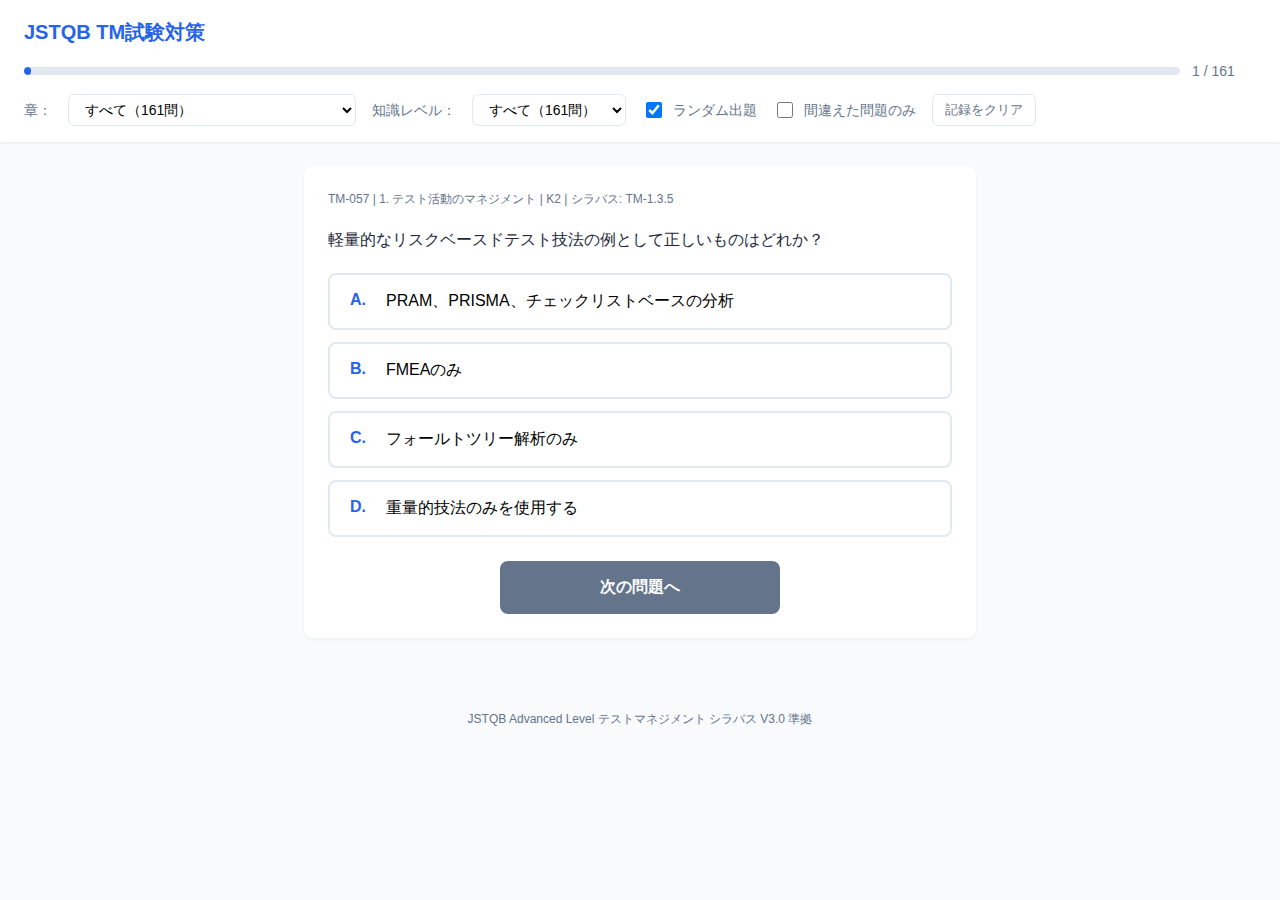
<file: index.html>
<!DOCTYPE html>
<html lang="ja">
<head>
  <meta charset="UTF-8">
  <meta name="viewport" content="width=device-width, initial-scale=1.0">
  <title>JSTQB TM試験対策 - テストマネージャ</title>
  <link rel="stylesheet" href="css/style.css">
</head>
<body>
  <header class="header">
    <h1>JSTQB TM試験対策</h1>
    <div class="progress-container">
      <div class="progress-bar" id="progressBar" role="progressbar" aria-valuenow="0" aria-valuemin="0" aria-valuemax="100"></div>
      <span class="progress-text" id="progressText">0 / 0</span>
    </div>
    <div class="filter-bar">
      <label for="chapterFilter">章：</label>
      <select id="chapterFilter">
        <option value="">すべて</option>
      </select>
      <label for="kLevelFilter">知識レベル：</label>
      <select id="kLevelFilter">
        <option value="">すべて</option>
      </select>
      <label class="checkbox-label">
        <input type="checkbox" id="randomOrder" checked> ランダム出題
      </label>
      <label class="checkbox-label">
        <input type="checkbox" id="wrongOnly"> 間違えた問題のみ
      </label>
      <button type="button" class="btn-clear" id="btnClearWrong" title="間違えた問題の記録をクリア">記録をクリア</button>
    </div>
  </header>

  <main class="main">
    <section class="question-section" id="questionSection">
      <div class="meta-info" id="metaInfo"></div>
      <p class="question-text" id="questionText"></p>
      <div class="options" id="options"></div>
      <div class="result" id="result"></div>
      <div class="explanation" id="explanation"></div>
      <button type="button" class="btn-next" id="btnNext" disabled>次の問題へ</button>
    </section>

    <section class="complete-section" id="completeSection" hidden>
      <h2>お疲れ様でした</h2>
      <div class="stats" id="completeStats"></div>
      <p id="completeMessage"></p>
      <div class="complete-actions">
        <button type="button" class="btn-restart" id="btnRestart">最初からやり直す</button>
        <button type="button" class="btn-wrong" id="btnRetryWrong" hidden>間違えた問題を再挑戦</button>
      </div>
    </section>
  </main>

  <footer class="footer">
    <p>JSTQB Advanced Level テストマネジメント シラバス V3.0 準拠</p>
  </footer>

  <script src="js/questions.js"></script>
  <script src="js/app.js"></script>
</body>
</html>
</file>
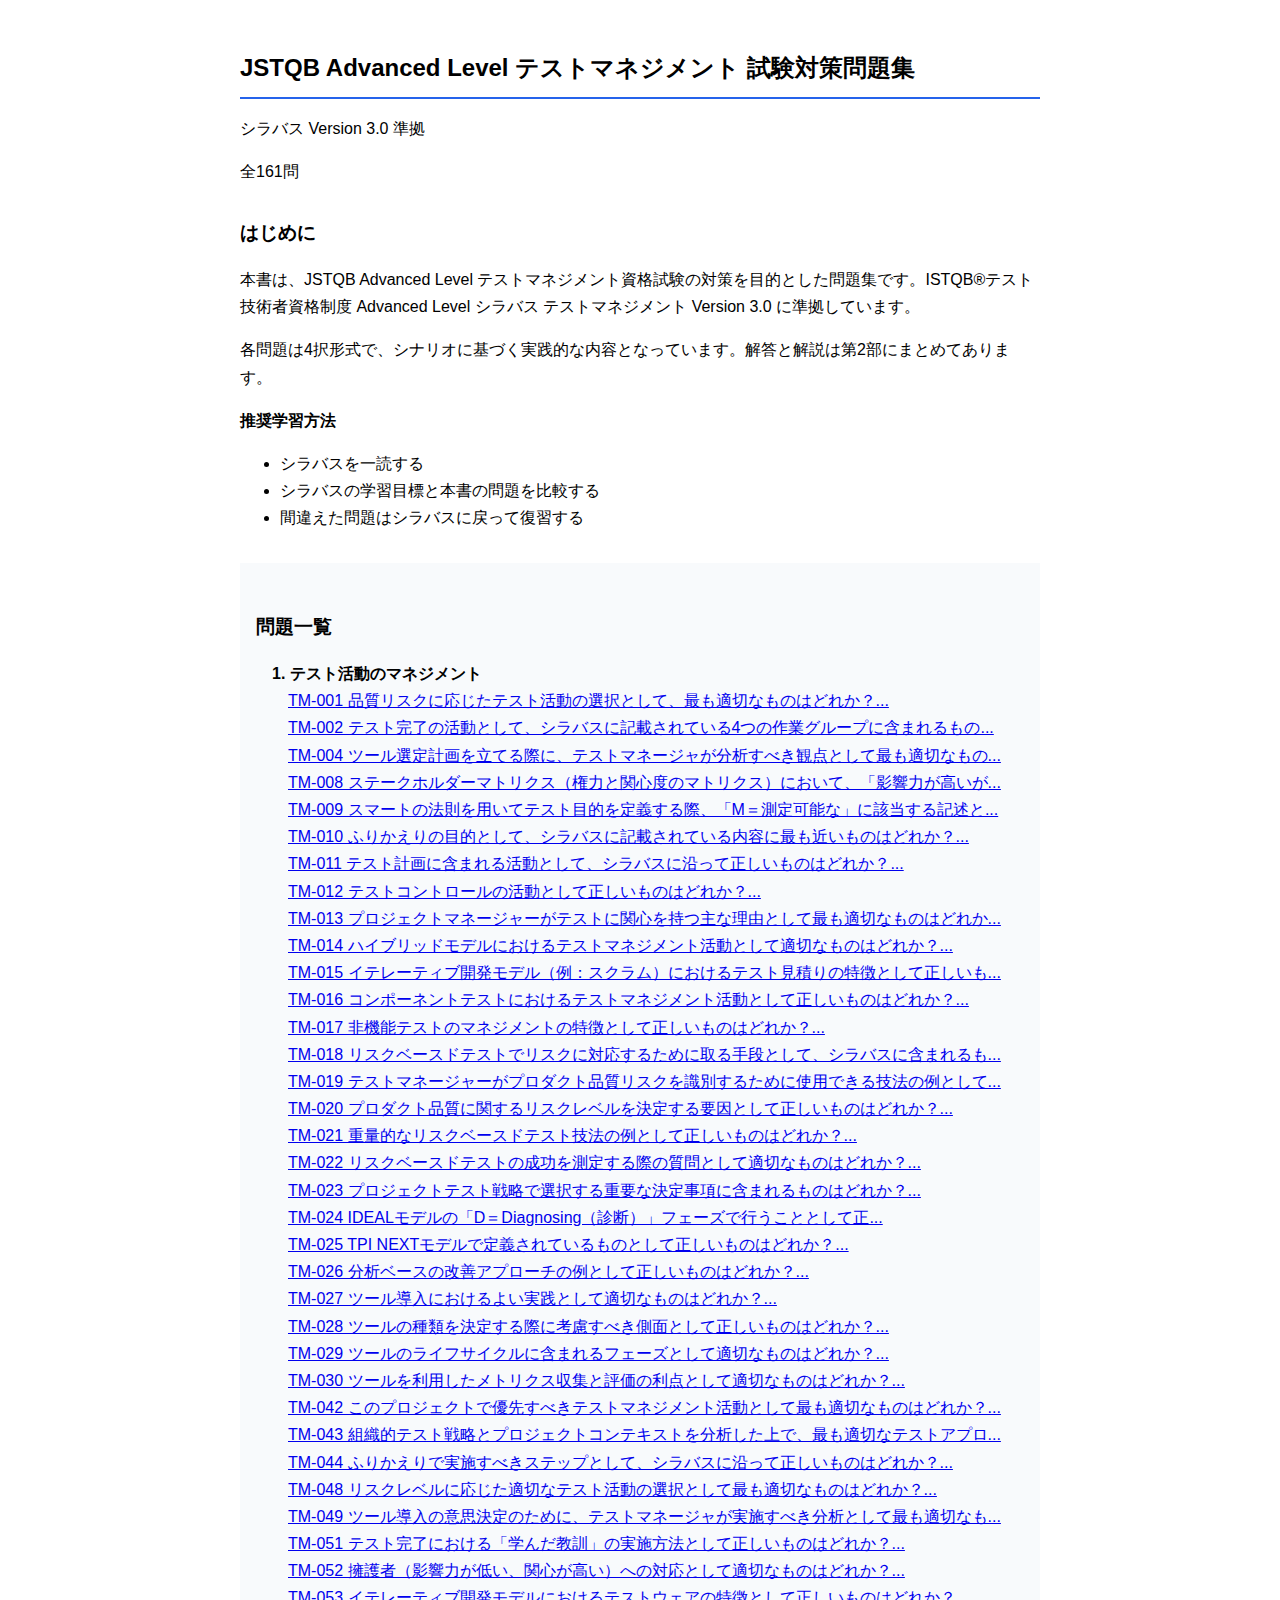
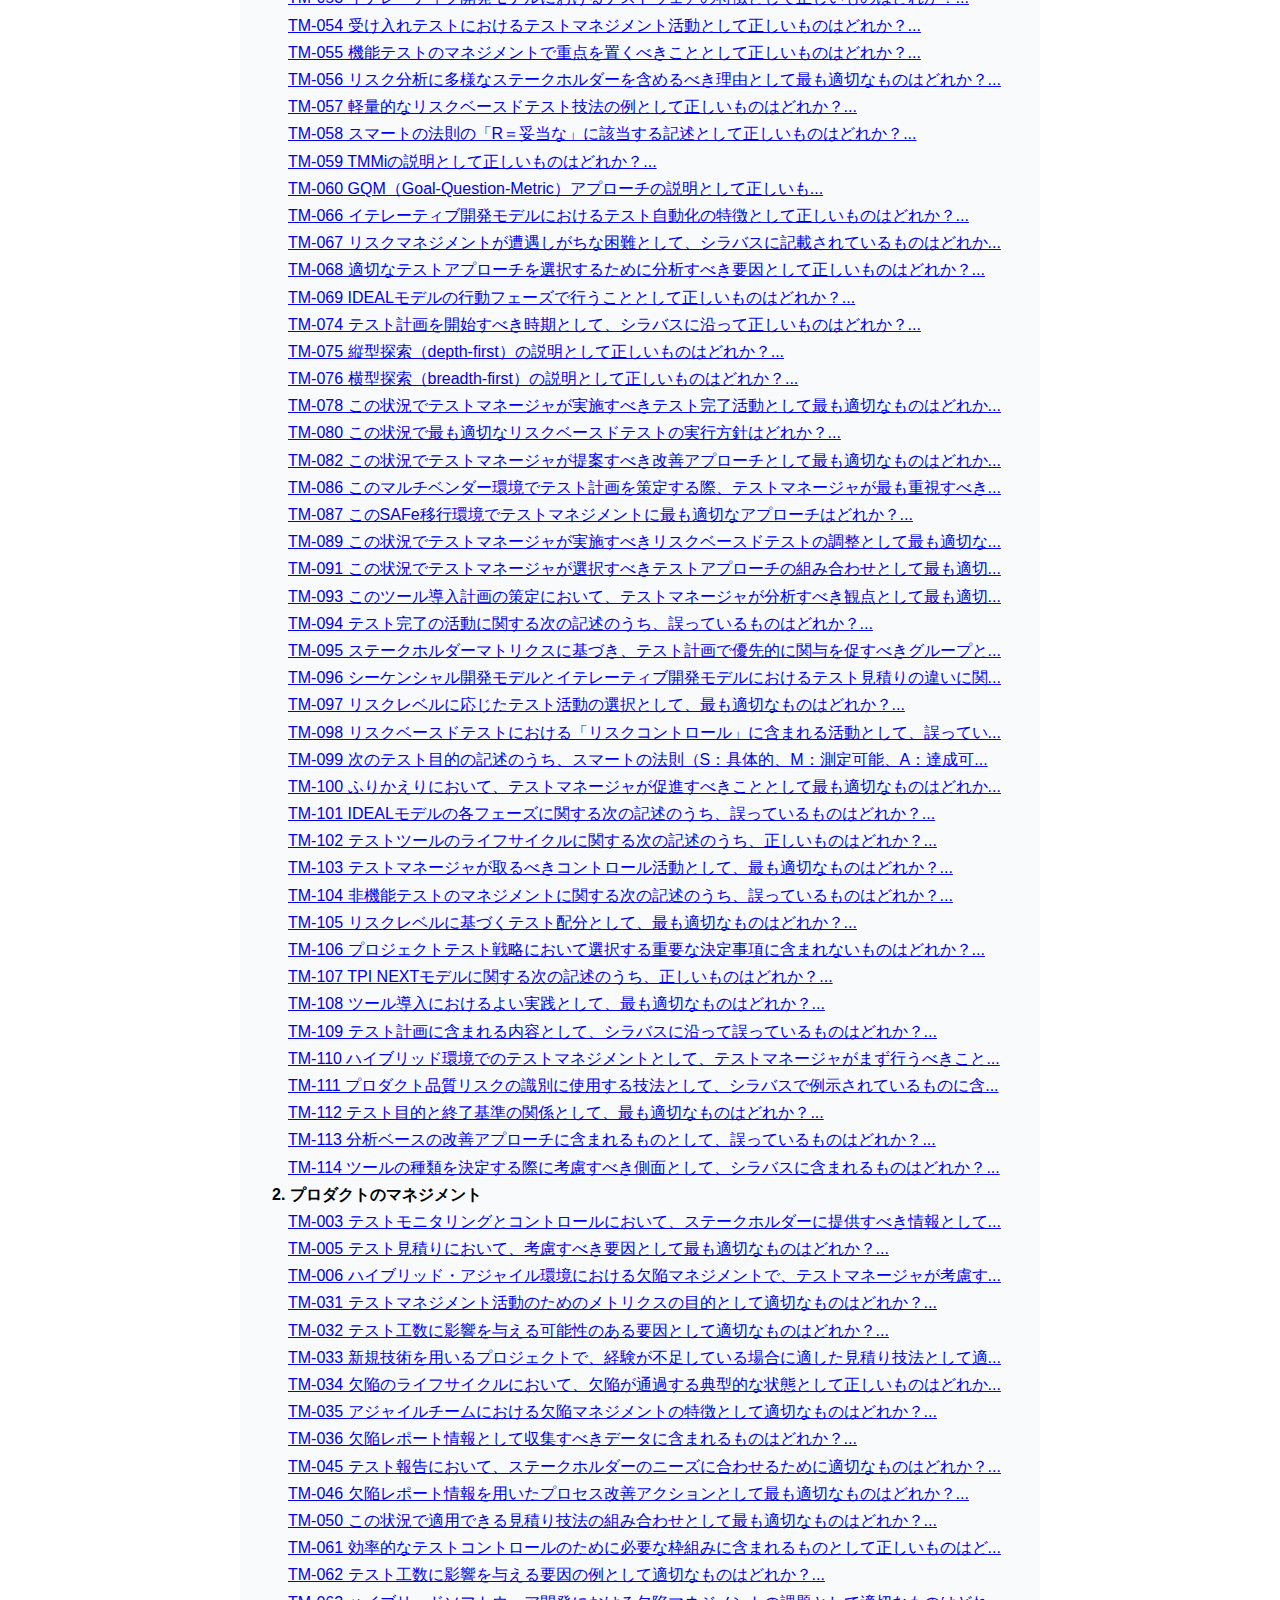
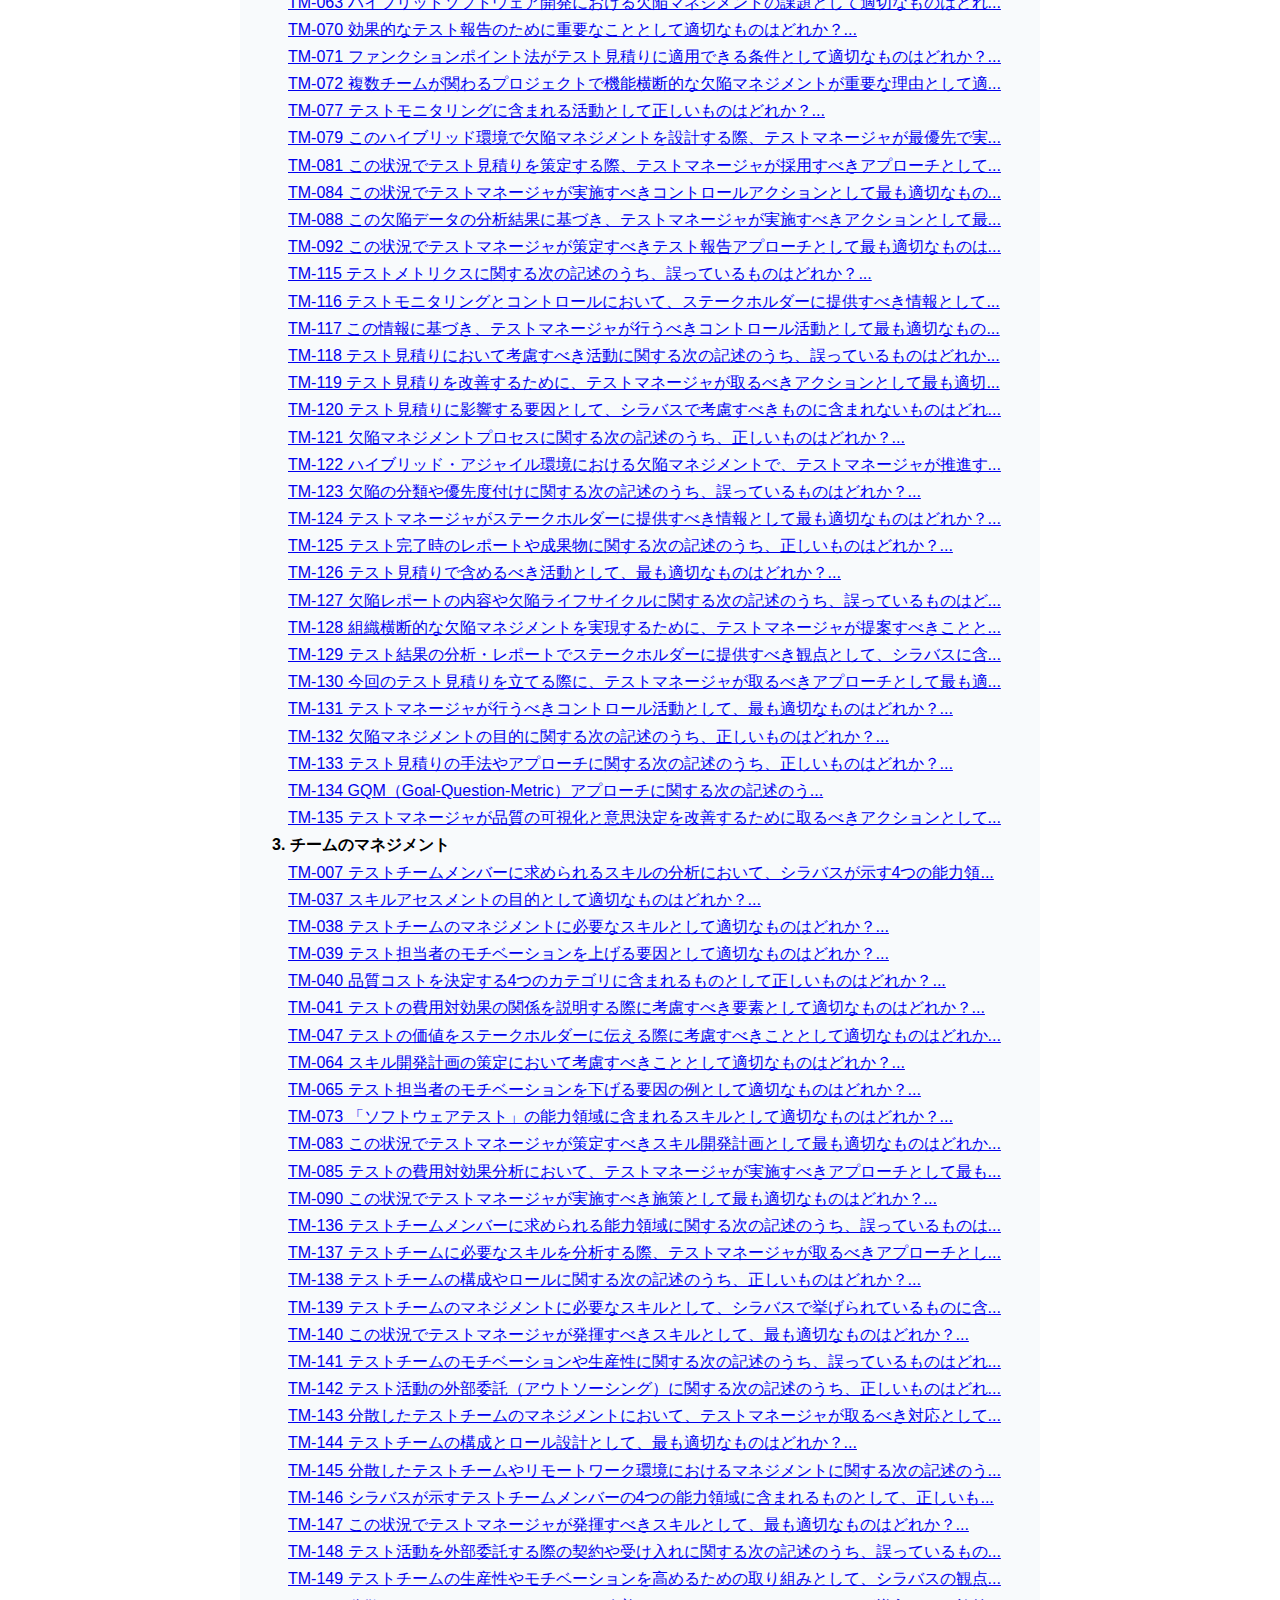
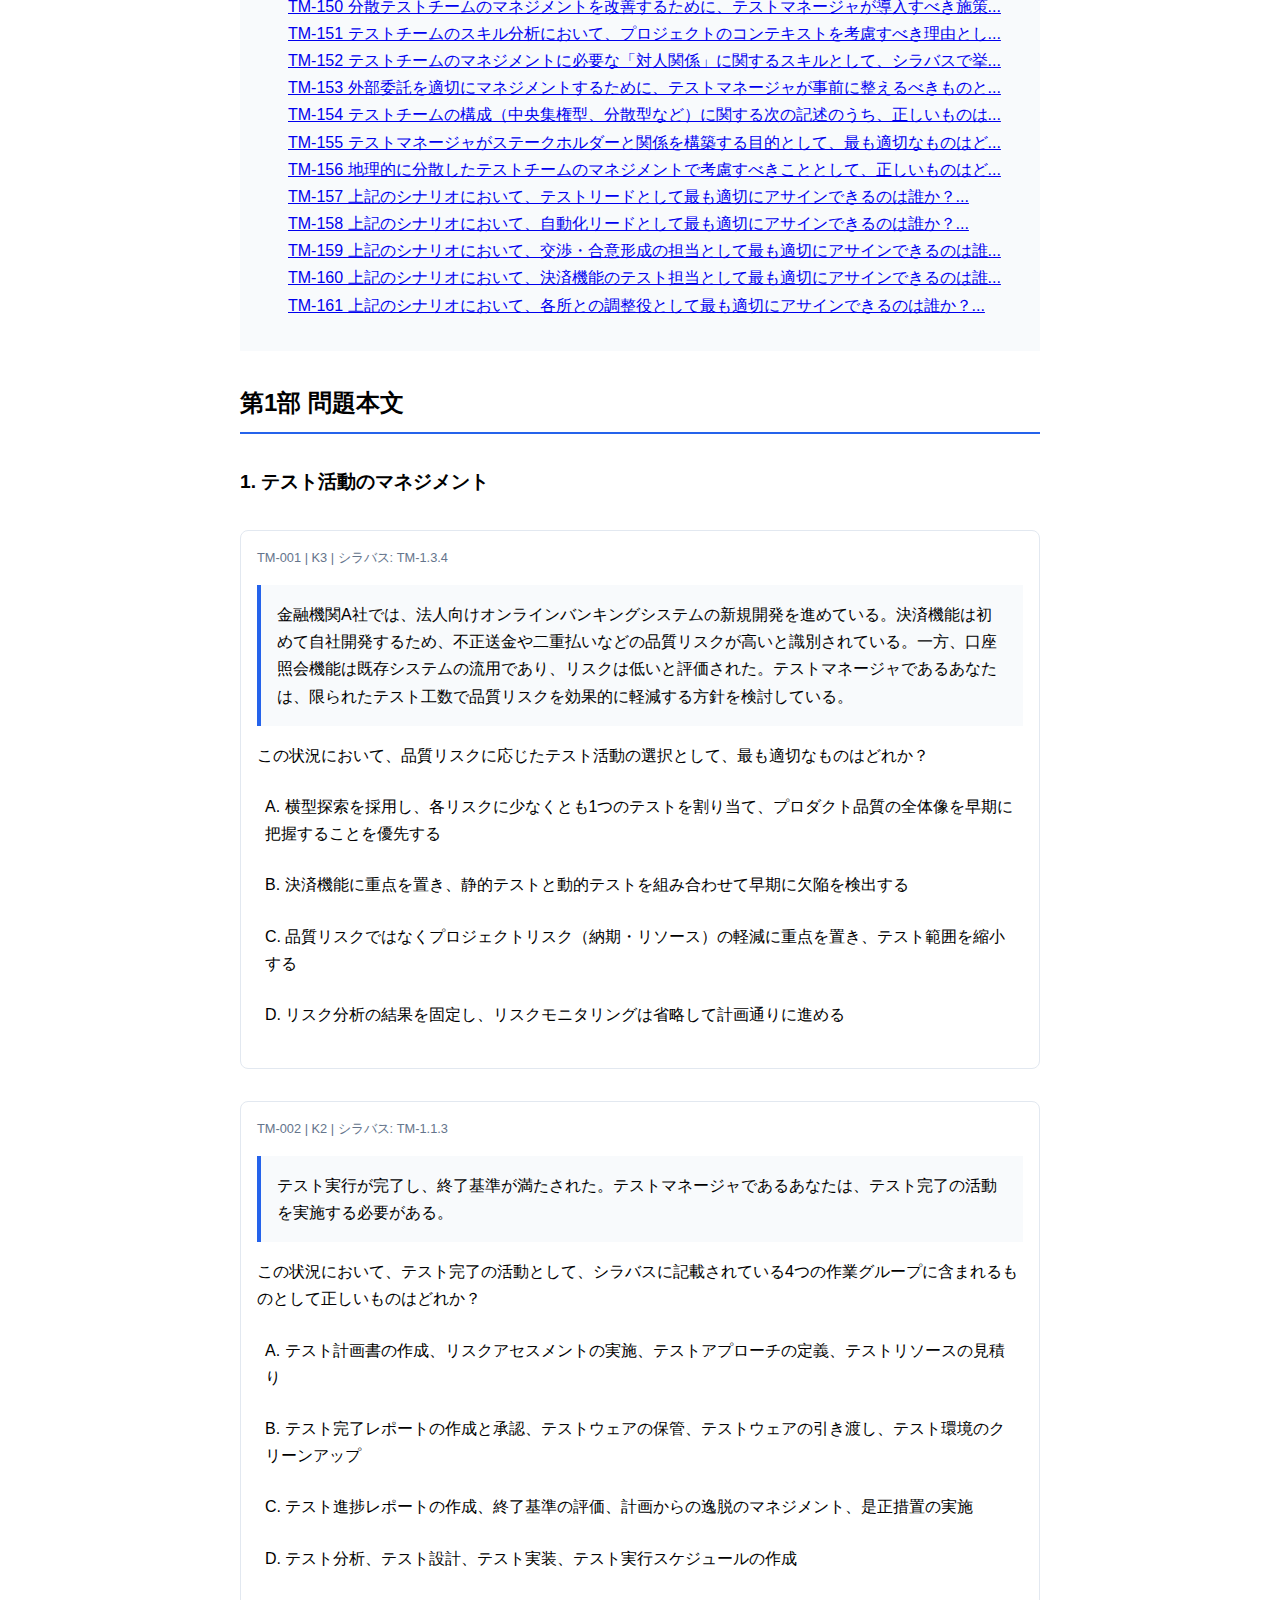
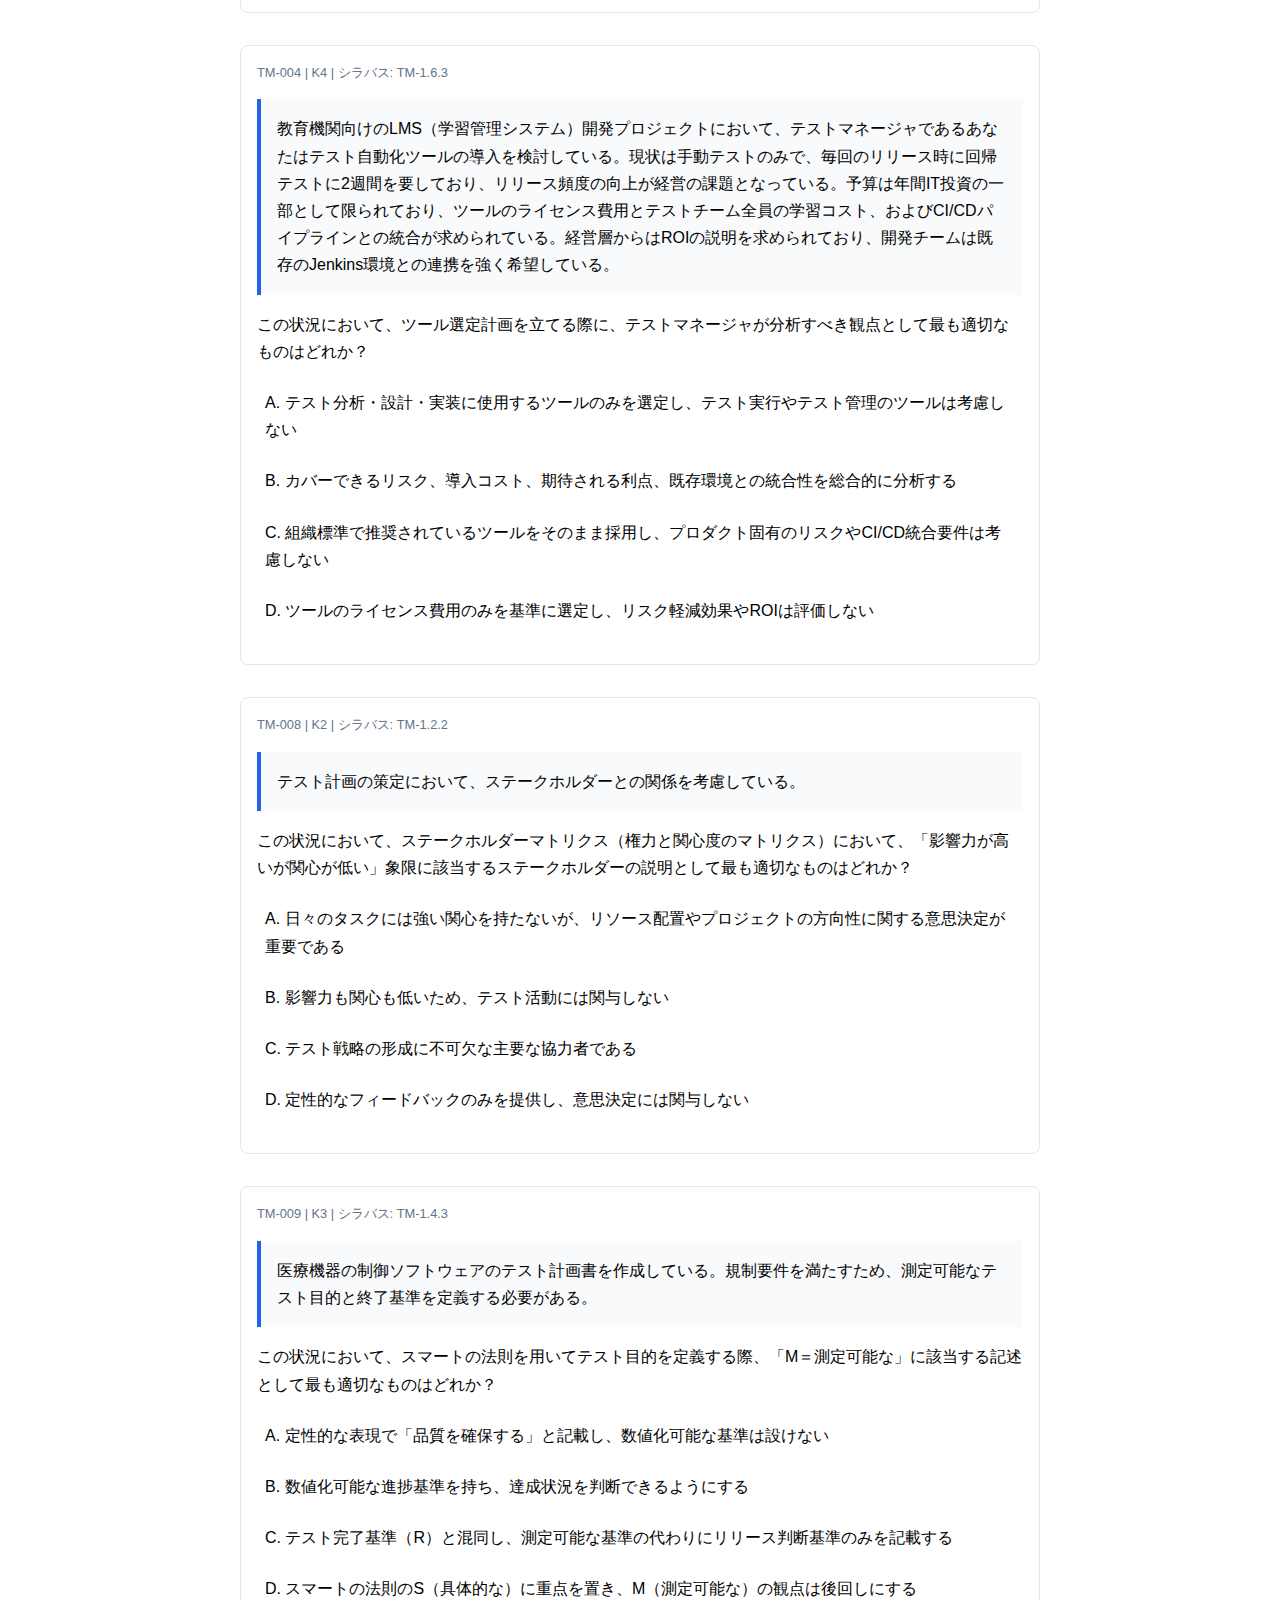
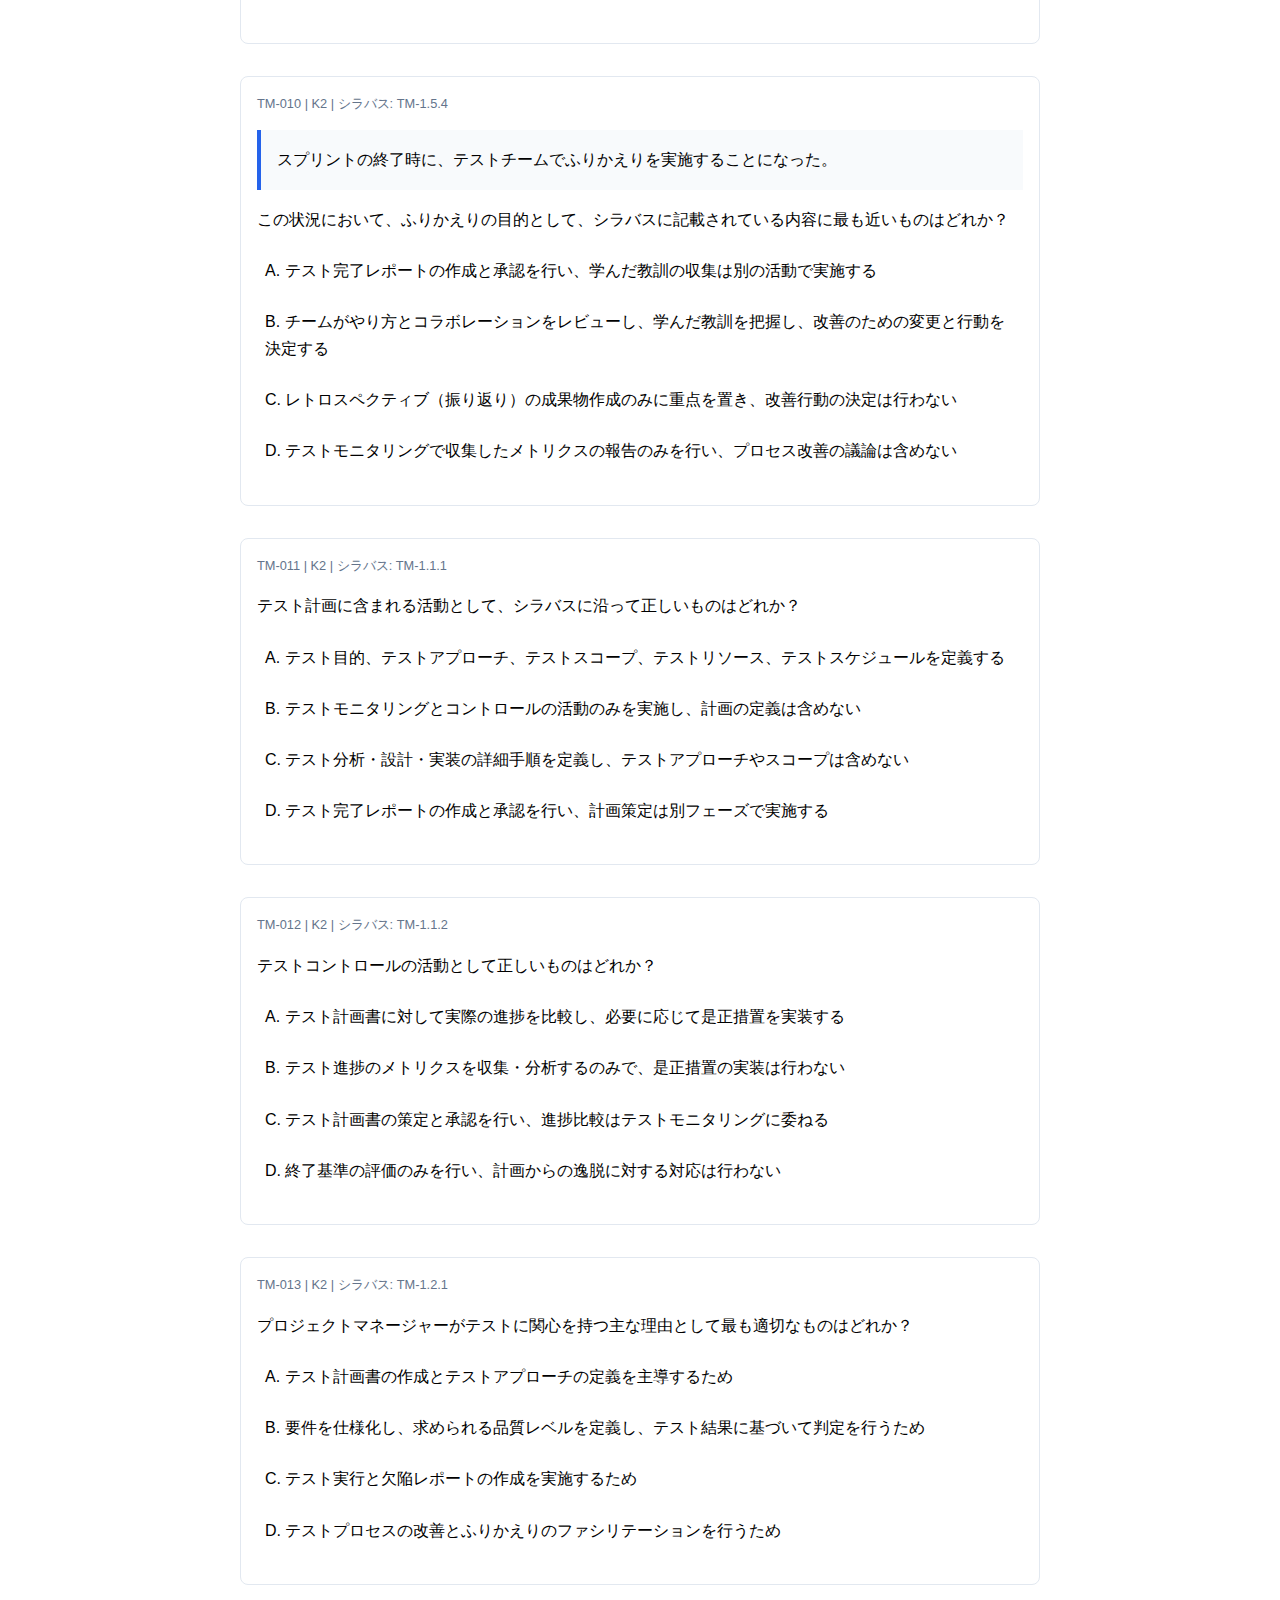
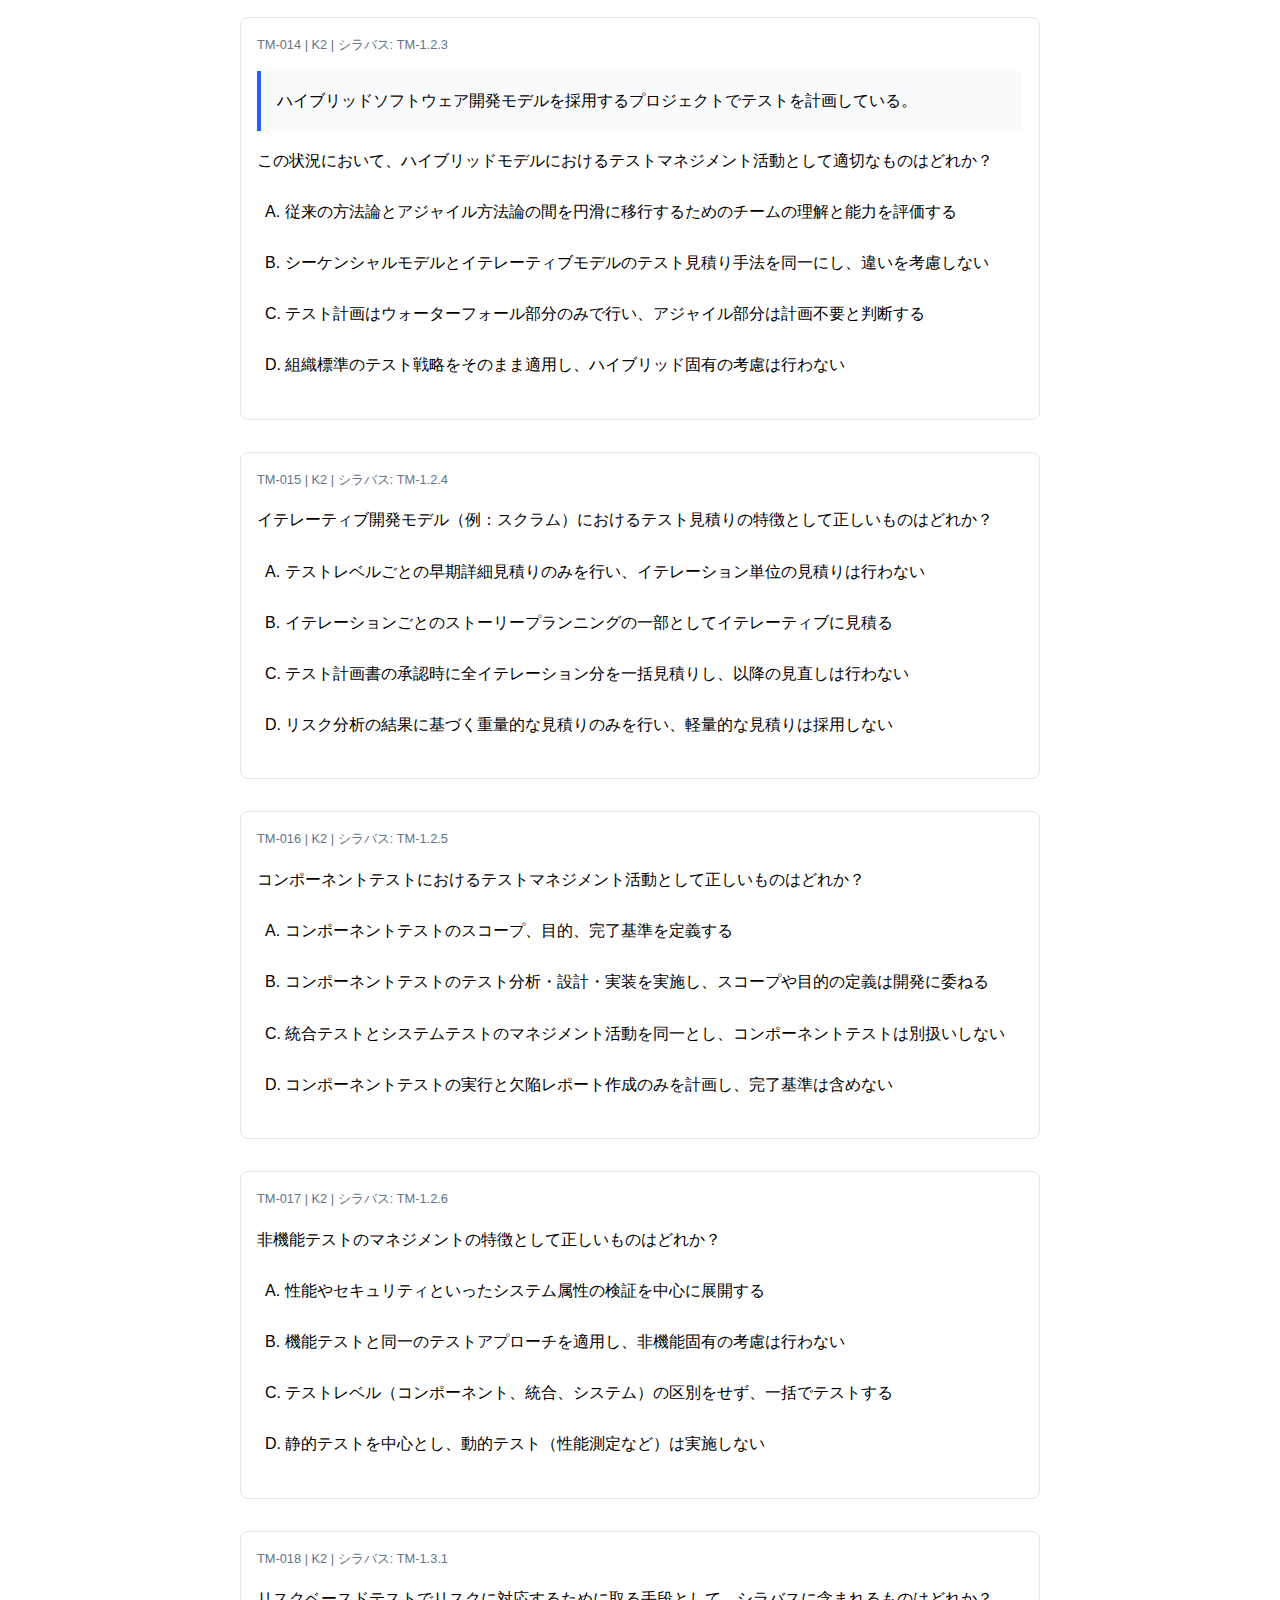
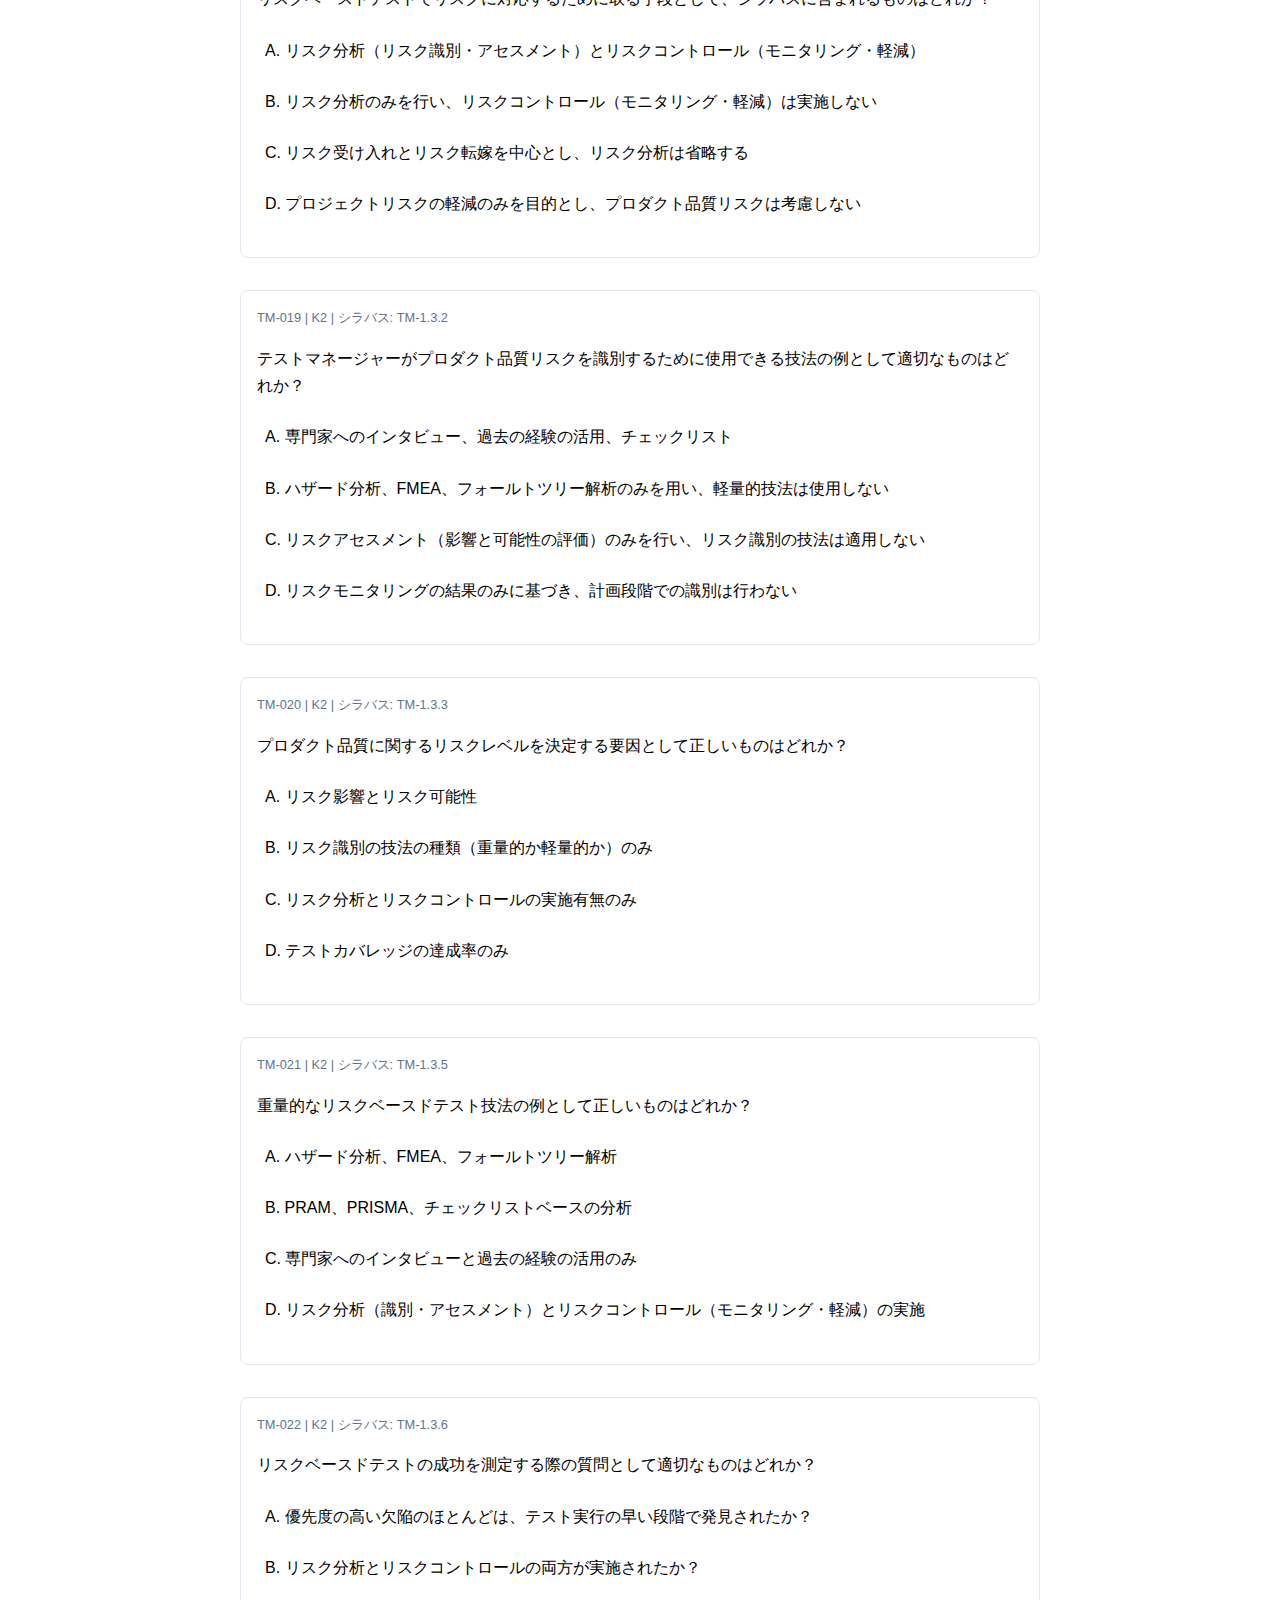
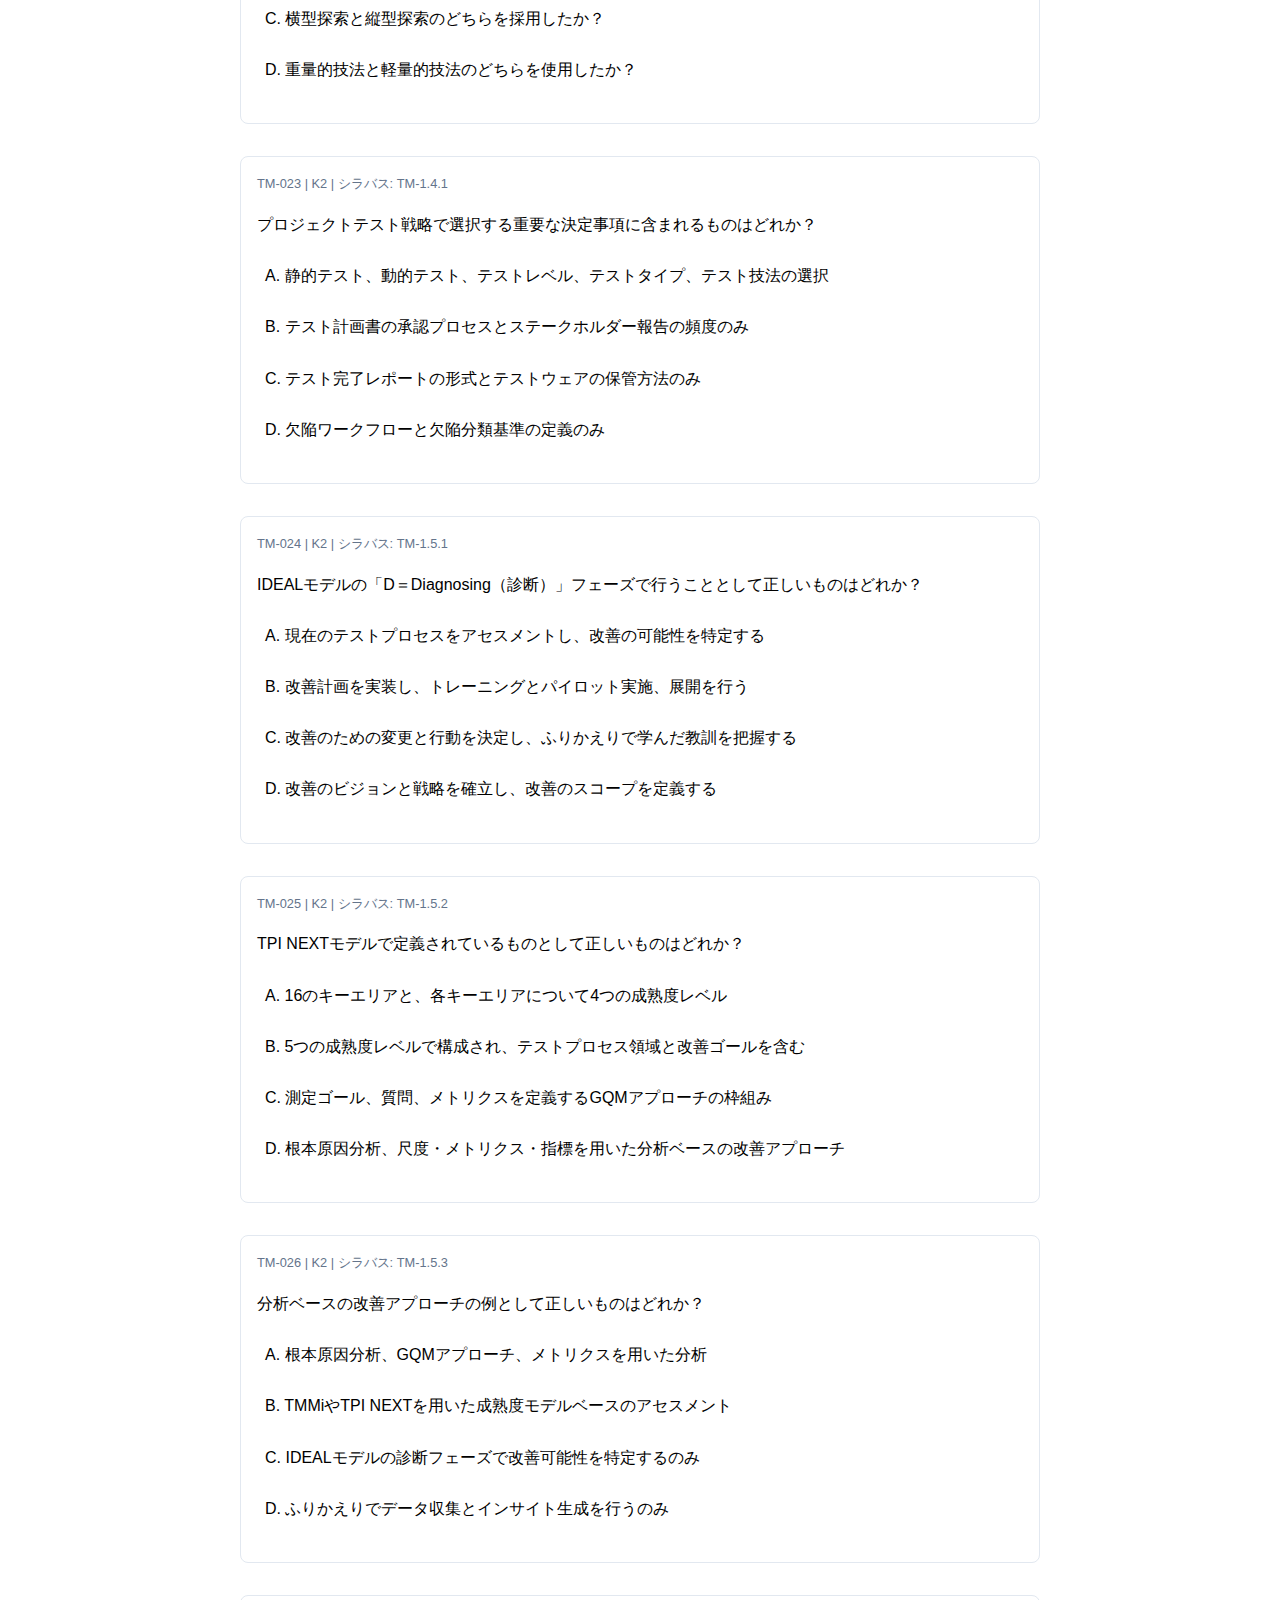
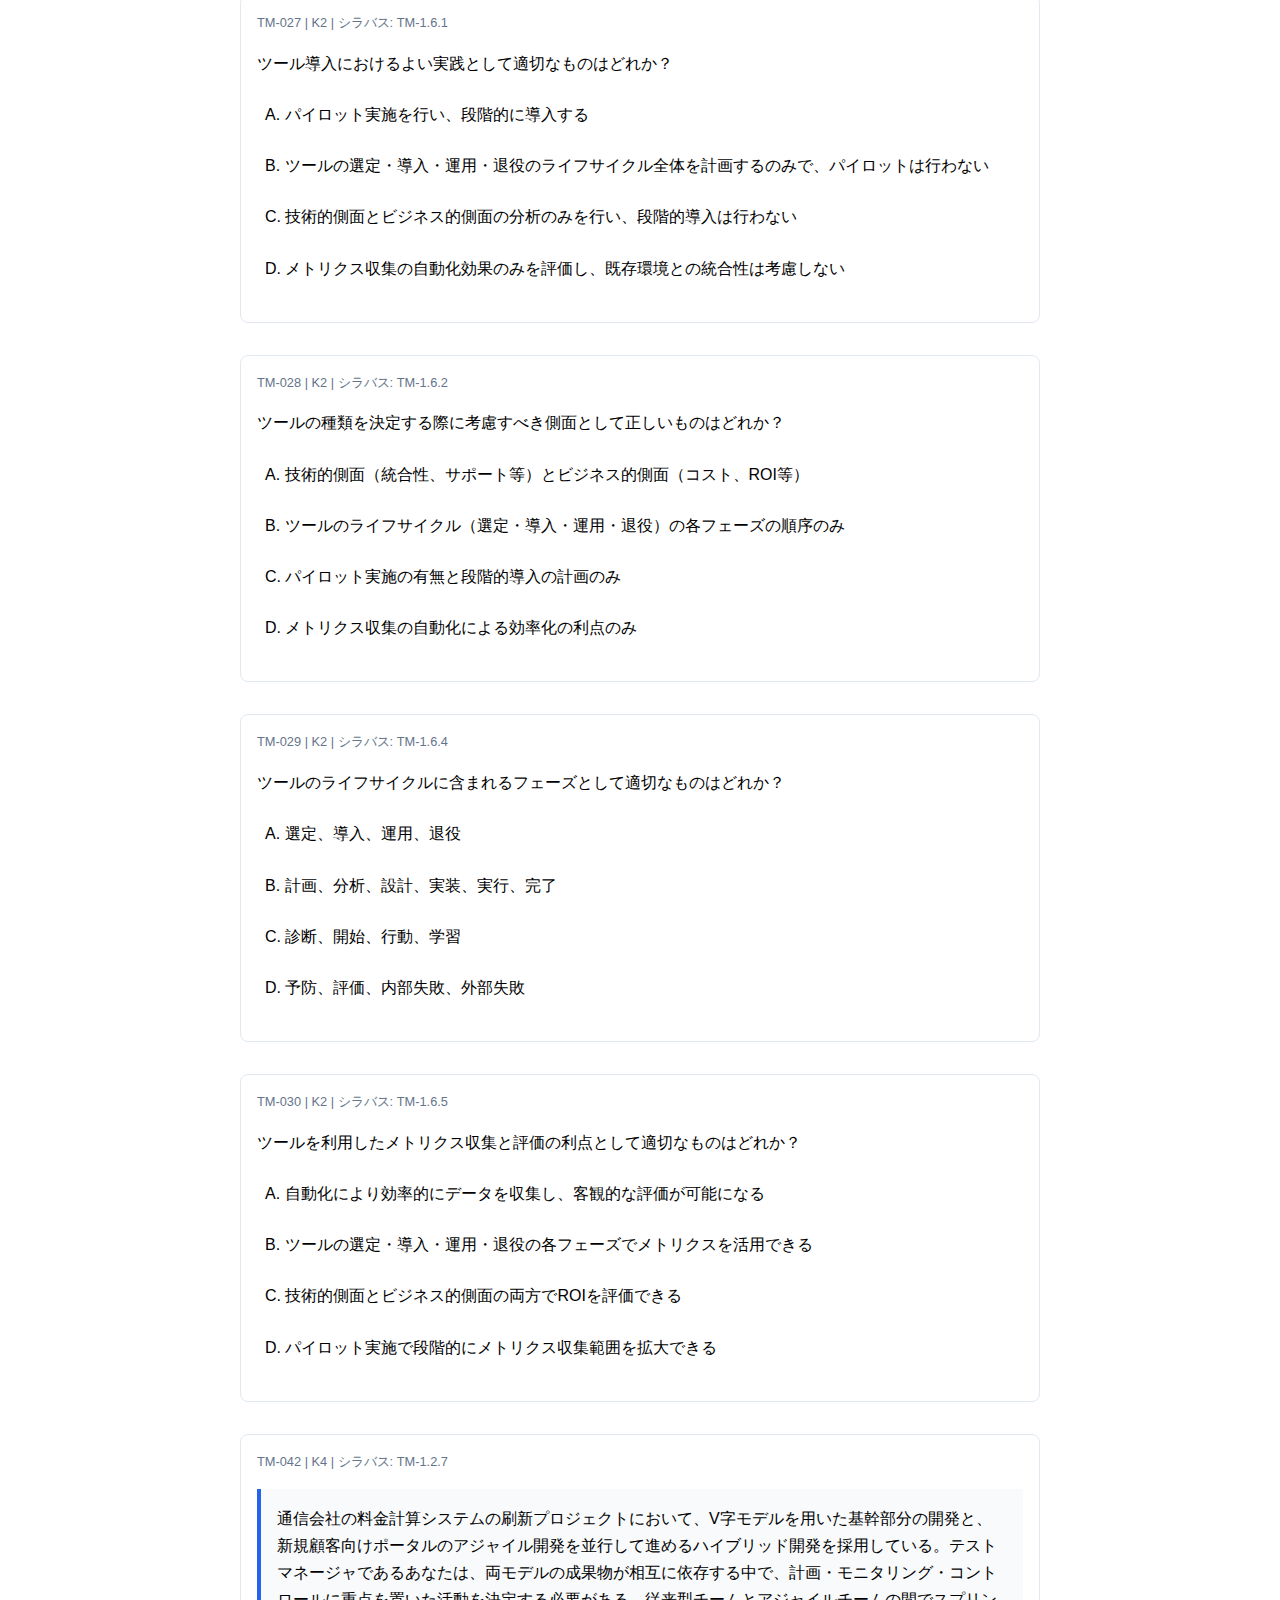
<file: book/JSTQB-TM-問題集.html>
<!DOCTYPE html>
<html lang="ja">
<head>
  <meta charset="UTF-8">
  <meta name="viewport" content="width=device-width, initial-scale=1.0">
  <title>JSTQB Advanced Level テストマネジメント 試験対策問題集</title>
  <style>
    body { font-family: "Hiragino Sans", "Noto Sans JP", sans-serif; line-height: 1.7; max-width: 800px; margin: 0 auto; padding: 2rem; }
    h1 { font-size: 1.5rem; border-bottom: 2px solid #2563eb; padding-bottom: 0.5rem; }
    h2 { font-size: 1.2rem; margin-top: 2rem; }
    h3 { font-size: 1rem; color: #2563eb; }
    .problem { margin: 2rem 0; padding: 1rem; border: 1px solid #e2e8f0; border-radius: 8px; }
    .scenario { background: #f8fafc; padding: 1rem; border-left: 4px solid #2563eb; margin: 1rem 0; }
    .options { list-style: none; padding-left: 0; }
    .options li { margin: 0.5rem 0; padding: 0.5rem; }
    .meta { font-size: 0.8rem; color: #64748b; }
    .toc { margin: 2rem 0; padding: 1rem; background: #f8fafc; }
    .toc ul { list-style: none; padding-left: 1rem; }
    .answer { margin: 2rem 0; padding: 1rem; border-bottom: 1px solid #e2e8f0; }
    .correct-answer { color: #059669; }
    .explanation { margin-top: 1rem; }
    .page-break { page-break-before: always; }
  </style>
</head>
<body>
  <header>
    <h1>JSTQB Advanced Level テストマネジメント 試験対策問題集</h1>
    <p>シラバス Version 3.0 準拠</p>
    <p>全161問</p>
  </header>

  <section class="intro">
    <h2>はじめに</h2>
    <p>本書は、JSTQB Advanced Level テストマネジメント資格試験の対策を目的とした問題集です。ISTQB®テスト技術者資格制度 Advanced Level シラバス テストマネジメント Version 3.0 に準拠しています。</p>
    <p>各問題は4択形式で、シナリオに基づく実践的な内容となっています。解答と解説は第2部にまとめてあります。</p>
    <p><strong>推奨学習方法</strong></p>
    <ul>
      <li>シラバスを一読する</li>
      <li>シラバスの学習目標と本書の問題を比較する</li>
      <li>間違えた問題はシラバスに戻って復習する</li>
    </ul>
  </section>

  <nav class="toc"><h2>問題一覧</h2><ul><li><strong>1. テスト活動のマネジメント</strong><ul><li><a href="#q-TM-001">TM-001 品質リスクに応じたテスト活動の選択として、最も適切なものはどれか？...</a></li><li><a href="#q-TM-002">TM-002 テスト完了の活動として、シラバスに記載されている4つの作業グループに含まれるもの...</a></li><li><a href="#q-TM-004">TM-004 ツール選定計画を立てる際に、テストマネージャが分析すべき観点として最も適切なもの...</a></li><li><a href="#q-TM-008">TM-008 ステークホルダーマトリクス（権力と関心度のマトリクス）において、「影響力が高いが...</a></li><li><a href="#q-TM-009">TM-009 スマートの法則を用いてテスト目的を定義する際、「M＝測定可能な」に該当する記述と...</a></li><li><a href="#q-TM-010">TM-010 ふりかえりの目的として、シラバスに記載されている内容に最も近いものはどれか？...</a></li><li><a href="#q-TM-011">TM-011 テスト計画に含まれる活動として、シラバスに沿って正しいものはどれか？...</a></li><li><a href="#q-TM-012">TM-012 テストコントロールの活動として正しいものはどれか？...</a></li><li><a href="#q-TM-013">TM-013 プロジェクトマネージャーがテストに関心を持つ主な理由として最も適切なものはどれか...</a></li><li><a href="#q-TM-014">TM-014 ハイブリッドモデルにおけるテストマネジメント活動として適切なものはどれか？...</a></li><li><a href="#q-TM-015">TM-015 イテレーティブ開発モデル（例：スクラム）におけるテスト見積りの特徴として正しいも...</a></li><li><a href="#q-TM-016">TM-016 コンポーネントテストにおけるテストマネジメント活動として正しいものはどれか？...</a></li><li><a href="#q-TM-017">TM-017 非機能テストのマネジメントの特徴として正しいものはどれか？...</a></li><li><a href="#q-TM-018">TM-018 リスクベースドテストでリスクに対応するために取る手段として、シラバスに含まれるも...</a></li><li><a href="#q-TM-019">TM-019 テストマネージャーがプロダクト品質リスクを識別するために使用できる技法の例として...</a></li><li><a href="#q-TM-020">TM-020 プロダクト品質に関するリスクレベルを決定する要因として正しいものはどれか？...</a></li><li><a href="#q-TM-021">TM-021 重量的なリスクベースドテスト技法の例として正しいものはどれか？...</a></li><li><a href="#q-TM-022">TM-022 リスクベースドテストの成功を測定する際の質問として適切なものはどれか？...</a></li><li><a href="#q-TM-023">TM-023 プロジェクトテスト戦略で選択する重要な決定事項に含まれるものはどれか？...</a></li><li><a href="#q-TM-024">TM-024 IDEALモデルの「D＝Diagnosing（診断）」フェーズで行うこととして正...</a></li><li><a href="#q-TM-025">TM-025 TPI NEXTモデルで定義されているものとして正しいものはどれか？...</a></li><li><a href="#q-TM-026">TM-026 分析ベースの改善アプローチの例として正しいものはどれか？...</a></li><li><a href="#q-TM-027">TM-027 ツール導入におけるよい実践として適切なものはどれか？...</a></li><li><a href="#q-TM-028">TM-028 ツールの種類を決定する際に考慮すべき側面として正しいものはどれか？...</a></li><li><a href="#q-TM-029">TM-029 ツールのライフサイクルに含まれるフェーズとして適切なものはどれか？...</a></li><li><a href="#q-TM-030">TM-030 ツールを利用したメトリクス収集と評価の利点として適切なものはどれか？...</a></li><li><a href="#q-TM-042">TM-042 このプロジェクトで優先すべきテストマネジメント活動として最も適切なものはどれか？...</a></li><li><a href="#q-TM-043">TM-043 組織的テスト戦略とプロジェクトコンテキストを分析した上で、最も適切なテストアプロ...</a></li><li><a href="#q-TM-044">TM-044 ふりかえりで実施すべきステップとして、シラバスに沿って正しいものはどれか？...</a></li><li><a href="#q-TM-048">TM-048 リスクレベルに応じた適切なテスト活動の選択として最も適切なものはどれか？...</a></li><li><a href="#q-TM-049">TM-049 ツール導入の意思決定のために、テストマネージャが実施すべき分析として最も適切なも...</a></li><li><a href="#q-TM-051">TM-051 テスト完了における「学んだ教訓」の実施方法として正しいものはどれか？...</a></li><li><a href="#q-TM-052">TM-052 擁護者（影響力が低い、関心が高い）への対応として適切なものはどれか？...</a></li><li><a href="#q-TM-053">TM-053 イテレーティブ開発モデルにおけるテストウェアの特徴として正しいものはどれか？...</a></li><li><a href="#q-TM-054">TM-054 受け入れテストにおけるテストマネジメント活動として正しいものはどれか？...</a></li><li><a href="#q-TM-055">TM-055 機能テストのマネジメントで重点を置くべきこととして正しいものはどれか？...</a></li><li><a href="#q-TM-056">TM-056 リスク分析に多様なステークホルダーを含めるべき理由として最も適切なものはどれか？...</a></li><li><a href="#q-TM-057">TM-057 軽量的なリスクベースドテスト技法の例として正しいものはどれか？...</a></li><li><a href="#q-TM-058">TM-058 スマートの法則の「R＝妥当な」に該当する記述として正しいものはどれか？...</a></li><li><a href="#q-TM-059">TM-059 TMMiの説明として正しいものはどれか？...</a></li><li><a href="#q-TM-060">TM-060 GQM（Goal-Question-Metric）アプローチの説明として正しいも...</a></li><li><a href="#q-TM-066">TM-066 イテレーティブ開発モデルにおけるテスト自動化の特徴として正しいものはどれか？...</a></li><li><a href="#q-TM-067">TM-067 リスクマネジメントが遭遇しがちな困難として、シラバスに記載されているものはどれか...</a></li><li><a href="#q-TM-068">TM-068 適切なテストアプローチを選択するために分析すべき要因として正しいものはどれか？...</a></li><li><a href="#q-TM-069">TM-069 IDEALモデルの行動フェーズで行うこととして正しいものはどれか？...</a></li><li><a href="#q-TM-074">TM-074 テスト計画を開始すべき時期として、シラバスに沿って正しいものはどれか？...</a></li><li><a href="#q-TM-075">TM-075 縦型探索（depth-first）の説明として正しいものはどれか？...</a></li><li><a href="#q-TM-076">TM-076 横型探索（breadth-first）の説明として正しいものはどれか？...</a></li><li><a href="#q-TM-078">TM-078 この状況でテストマネージャが実施すべきテスト完了活動として最も適切なものはどれか...</a></li><li><a href="#q-TM-080">TM-080 この状況で最も適切なリスクベースドテストの実行方針はどれか？...</a></li><li><a href="#q-TM-082">TM-082 この状況でテストマネージャが提案すべき改善アプローチとして最も適切なものはどれか...</a></li><li><a href="#q-TM-086">TM-086 このマルチベンダー環境でテスト計画を策定する際、テストマネージャが最も重視すべき...</a></li><li><a href="#q-TM-087">TM-087 このSAFe移行環境でテストマネジメントに最も適切なアプローチはどれか？...</a></li><li><a href="#q-TM-089">TM-089 この状況でテストマネージャが実施すべきリスクベースドテストの調整として最も適切な...</a></li><li><a href="#q-TM-091">TM-091 この状況でテストマネージャが選択すべきテストアプローチの組み合わせとして最も適切...</a></li><li><a href="#q-TM-093">TM-093 このツール導入計画の策定において、テストマネージャが分析すべき観点として最も適切...</a></li><li><a href="#q-TM-094">TM-094 テスト完了の活動に関する次の記述のうち、誤っているものはどれか？...</a></li><li><a href="#q-TM-095">TM-095 ステークホルダーマトリクスに基づき、テスト計画で優先的に関与を促すべきグループと...</a></li><li><a href="#q-TM-096">TM-096 シーケンシャル開発モデルとイテレーティブ開発モデルにおけるテスト見積りの違いに関...</a></li><li><a href="#q-TM-097">TM-097 リスクレベルに応じたテスト活動の選択として、最も適切なものはどれか？...</a></li><li><a href="#q-TM-098">TM-098 リスクベースドテストにおける「リスクコントロール」に含まれる活動として、誤ってい...</a></li><li><a href="#q-TM-099">TM-099 次のテスト目的の記述のうち、スマートの法則（S：具体的、M：測定可能、A：達成可...</a></li><li><a href="#q-TM-100">TM-100 ふりかえりにおいて、テストマネージャが促進すべきこととして最も適切なものはどれか...</a></li><li><a href="#q-TM-101">TM-101 IDEALモデルの各フェーズに関する次の記述のうち、誤っているものはどれか？...</a></li><li><a href="#q-TM-102">TM-102 テストツールのライフサイクルに関する次の記述のうち、正しいものはどれか？...</a></li><li><a href="#q-TM-103">TM-103 テストマネージャが取るべきコントロール活動として、最も適切なものはどれか？...</a></li><li><a href="#q-TM-104">TM-104 非機能テストのマネジメントに関する次の記述のうち、誤っているものはどれか？...</a></li><li><a href="#q-TM-105">TM-105 リスクレベルに基づくテスト配分として、最も適切なものはどれか？...</a></li><li><a href="#q-TM-106">TM-106 プロジェクトテスト戦略において選択する重要な決定事項に含まれないものはどれか？...</a></li><li><a href="#q-TM-107">TM-107 TPI NEXTモデルに関する次の記述のうち、正しいものはどれか？...</a></li><li><a href="#q-TM-108">TM-108 ツール導入におけるよい実践として、最も適切なものはどれか？...</a></li><li><a href="#q-TM-109">TM-109 テスト計画に含まれる内容として、シラバスに沿って誤っているものはどれか？...</a></li><li><a href="#q-TM-110">TM-110 ハイブリッド環境でのテストマネジメントとして、テストマネージャがまず行うべきこと...</a></li><li><a href="#q-TM-111">TM-111 プロダクト品質リスクの識別に使用する技法として、シラバスで例示されているものに含...</a></li><li><a href="#q-TM-112">TM-112 テスト目的と終了基準の関係として、最も適切なものはどれか？...</a></li><li><a href="#q-TM-113">TM-113 分析ベースの改善アプローチに含まれるものとして、誤っているものはどれか？...</a></li><li><a href="#q-TM-114">TM-114 ツールの種類を決定する際に考慮すべき側面として、シラバスに含まれるものはどれか？...</a></li></ul></li><li><strong>2. プロダクトのマネジメント</strong><ul><li><a href="#q-TM-003">TM-003 テストモニタリングとコントロールにおいて、ステークホルダーに提供すべき情報として...</a></li><li><a href="#q-TM-005">TM-005 テスト見積りにおいて、考慮すべき要因として最も適切なものはどれか？...</a></li><li><a href="#q-TM-006">TM-006 ハイブリッド・アジャイル環境における欠陥マネジメントで、テストマネージャが考慮す...</a></li><li><a href="#q-TM-031">TM-031 テストマネジメント活動のためのメトリクスの目的として適切なものはどれか？...</a></li><li><a href="#q-TM-032">TM-032 テスト工数に影響を与える可能性のある要因として適切なものはどれか？...</a></li><li><a href="#q-TM-033">TM-033 新規技術を用いるプロジェクトで、経験が不足している場合に適した見積り技法として適...</a></li><li><a href="#q-TM-034">TM-034 欠陥のライフサイクルにおいて、欠陥が通過する典型的な状態として正しいものはどれか...</a></li><li><a href="#q-TM-035">TM-035 アジャイルチームにおける欠陥マネジメントの特徴として適切なものはどれか？...</a></li><li><a href="#q-TM-036">TM-036 欠陥レポート情報として収集すべきデータに含まれるものはどれか？...</a></li><li><a href="#q-TM-045">TM-045 テスト報告において、ステークホルダーのニーズに合わせるために適切なものはどれか？...</a></li><li><a href="#q-TM-046">TM-046 欠陥レポート情報を用いたプロセス改善アクションとして最も適切なものはどれか？...</a></li><li><a href="#q-TM-050">TM-050 この状況で適用できる見積り技法の組み合わせとして最も適切なものはどれか？...</a></li><li><a href="#q-TM-061">TM-061 効率的なテストコントロールのために必要な枠組みに含まれるものとして正しいものはど...</a></li><li><a href="#q-TM-062">TM-062 テスト工数に影響を与える要因の例として適切なものはどれか？...</a></li><li><a href="#q-TM-063">TM-063 ハイブリッドソフトウェア開発における欠陥マネジメントの課題として適切なものはどれ...</a></li><li><a href="#q-TM-070">TM-070 効果的なテスト報告のために重要なこととして適切なものはどれか？...</a></li><li><a href="#q-TM-071">TM-071 ファンクションポイント法がテスト見積りに適用できる条件として適切なものはどれか？...</a></li><li><a href="#q-TM-072">TM-072 複数チームが関わるプロジェクトで機能横断的な欠陥マネジメントが重要な理由として適...</a></li><li><a href="#q-TM-077">TM-077 テストモニタリングに含まれる活動として正しいものはどれか？...</a></li><li><a href="#q-TM-079">TM-079 このハイブリッド環境で欠陥マネジメントを設計する際、テストマネージャが最優先で実...</a></li><li><a href="#q-TM-081">TM-081 この状況でテスト見積りを策定する際、テストマネージャが採用すべきアプローチとして...</a></li><li><a href="#q-TM-084">TM-084 この状況でテストマネージャが実施すべきコントロールアクションとして最も適切なもの...</a></li><li><a href="#q-TM-088">TM-088 この欠陥データの分析結果に基づき、テストマネージャが実施すべきアクションとして最...</a></li><li><a href="#q-TM-092">TM-092 この状況でテストマネージャが策定すべきテスト報告アプローチとして最も適切なものは...</a></li><li><a href="#q-TM-115">TM-115 テストメトリクスに関する次の記述のうち、誤っているものはどれか？...</a></li><li><a href="#q-TM-116">TM-116 テストモニタリングとコントロールにおいて、ステークホルダーに提供すべき情報として...</a></li><li><a href="#q-TM-117">TM-117 この情報に基づき、テストマネージャが行うべきコントロール活動として最も適切なもの...</a></li><li><a href="#q-TM-118">TM-118 テスト見積りにおいて考慮すべき活動に関する次の記述のうち、誤っているものはどれか...</a></li><li><a href="#q-TM-119">TM-119 テスト見積りを改善するために、テストマネージャが取るべきアクションとして最も適切...</a></li><li><a href="#q-TM-120">TM-120 テスト見積りに影響する要因として、シラバスで考慮すべきものに含まれないものはどれ...</a></li><li><a href="#q-TM-121">TM-121 欠陥マネジメントプロセスに関する次の記述のうち、正しいものはどれか？...</a></li><li><a href="#q-TM-122">TM-122 ハイブリッド・アジャイル環境における欠陥マネジメントで、テストマネージャが推進す...</a></li><li><a href="#q-TM-123">TM-123 欠陥の分類や優先度付けに関する次の記述のうち、誤っているものはどれか？...</a></li><li><a href="#q-TM-124">TM-124 テストマネージャがステークホルダーに提供すべき情報として最も適切なものはどれか？...</a></li><li><a href="#q-TM-125">TM-125 テスト完了時のレポートや成果物に関する次の記述のうち、正しいものはどれか？...</a></li><li><a href="#q-TM-126">TM-126 テスト見積りで含めるべき活動として、最も適切なものはどれか？...</a></li><li><a href="#q-TM-127">TM-127 欠陥レポートの内容や欠陥ライフサイクルに関する次の記述のうち、誤っているものはど...</a></li><li><a href="#q-TM-128">TM-128 組織横断的な欠陥マネジメントを実現するために、テストマネージャが提案すべきことと...</a></li><li><a href="#q-TM-129">TM-129 テスト結果の分析・レポートでステークホルダーに提供すべき観点として、シラバスに含...</a></li><li><a href="#q-TM-130">TM-130 今回のテスト見積りを立てる際に、テストマネージャが取るべきアプローチとして最も適...</a></li><li><a href="#q-TM-131">TM-131 テストマネージャが行うべきコントロール活動として、最も適切なものはどれか？...</a></li><li><a href="#q-TM-132">TM-132 欠陥マネジメントの目的に関する次の記述のうち、正しいものはどれか？...</a></li><li><a href="#q-TM-133">TM-133 テスト見積りの手法やアプローチに関する次の記述のうち、正しいものはどれか？...</a></li><li><a href="#q-TM-134">TM-134 GQM（Goal-Question-Metric）アプローチに関する次の記述のう...</a></li><li><a href="#q-TM-135">TM-135 テストマネージャが品質の可視化と意思決定を改善するために取るべきアクションとして...</a></li></ul></li><li><strong>3. チームのマネジメント</strong><ul><li><a href="#q-TM-007">TM-007 テストチームメンバーに求められるスキルの分析において、シラバスが示す4つの能力領...</a></li><li><a href="#q-TM-037">TM-037 スキルアセスメントの目的として適切なものはどれか？...</a></li><li><a href="#q-TM-038">TM-038 テストチームのマネジメントに必要なスキルとして適切なものはどれか？...</a></li><li><a href="#q-TM-039">TM-039 テスト担当者のモチベーションを上げる要因として適切なものはどれか？...</a></li><li><a href="#q-TM-040">TM-040 品質コストを決定する4つのカテゴリに含まれるものとして正しいものはどれか？...</a></li><li><a href="#q-TM-041">TM-041 テストの費用対効果の関係を説明する際に考慮すべき要素として適切なものはどれか？...</a></li><li><a href="#q-TM-047">TM-047 テストの価値をステークホルダーに伝える際に考慮すべきこととして適切なものはどれか...</a></li><li><a href="#q-TM-064">TM-064 スキル開発計画の策定において考慮すべきこととして適切なものはどれか？...</a></li><li><a href="#q-TM-065">TM-065 テスト担当者のモチベーションを下げる要因の例として適切なものはどれか？...</a></li><li><a href="#q-TM-073">TM-073 「ソフトウェアテスト」の能力領域に含まれるスキルとして適切なものはどれか？...</a></li><li><a href="#q-TM-083">TM-083 この状況でテストマネージャが策定すべきスキル開発計画として最も適切なものはどれか...</a></li><li><a href="#q-TM-085">TM-085 テストの費用対効果分析において、テストマネージャが実施すべきアプローチとして最も...</a></li><li><a href="#q-TM-090">TM-090 この状況でテストマネージャが実施すべき施策として最も適切なものはどれか？...</a></li><li><a href="#q-TM-136">TM-136 テストチームメンバーに求められる能力領域に関する次の記述のうち、誤っているものは...</a></li><li><a href="#q-TM-137">TM-137 テストチームに必要なスキルを分析する際、テストマネージャが取るべきアプローチとし...</a></li><li><a href="#q-TM-138">TM-138 テストチームの構成やロールに関する次の記述のうち、正しいものはどれか？...</a></li><li><a href="#q-TM-139">TM-139 テストチームのマネジメントに必要なスキルとして、シラバスで挙げられているものに含...</a></li><li><a href="#q-TM-140">TM-140 この状況でテストマネージャが発揮すべきスキルとして、最も適切なものはどれか？...</a></li><li><a href="#q-TM-141">TM-141 テストチームのモチベーションや生産性に関する次の記述のうち、誤っているものはどれ...</a></li><li><a href="#q-TM-142">TM-142 テスト活動の外部委託（アウトソーシング）に関する次の記述のうち、正しいものはどれ...</a></li><li><a href="#q-TM-143">TM-143 分散したテストチームのマネジメントにおいて、テストマネージャが取るべき対応として...</a></li><li><a href="#q-TM-144">TM-144 テストチームの構成とロール設計として、最も適切なものはどれか？...</a></li><li><a href="#q-TM-145">TM-145 分散したテストチームやリモートワーク環境におけるマネジメントに関する次の記述のう...</a></li><li><a href="#q-TM-146">TM-146 シラバスが示すテストチームメンバーの4つの能力領域に含まれるものとして、正しいも...</a></li><li><a href="#q-TM-147">TM-147 この状況でテストマネージャが発揮すべきスキルとして、最も適切なものはどれか？...</a></li><li><a href="#q-TM-148">TM-148 テスト活動を外部委託する際の契約や受け入れに関する次の記述のうち、誤っているもの...</a></li><li><a href="#q-TM-149">TM-149 テストチームの生産性やモチベーションを高めるための取り組みとして、シラバスの観点...</a></li><li><a href="#q-TM-150">TM-150 分散テストチームのマネジメントを改善するために、テストマネージャが導入すべき施策...</a></li><li><a href="#q-TM-151">TM-151 テストチームのスキル分析において、プロジェクトのコンテキストを考慮すべき理由とし...</a></li><li><a href="#q-TM-152">TM-152 テストチームのマネジメントに必要な「対人関係」に関するスキルとして、シラバスで挙...</a></li><li><a href="#q-TM-153">TM-153 外部委託を適切にマネジメントするために、テストマネージャが事前に整えるべきものと...</a></li><li><a href="#q-TM-154">TM-154 テストチームの構成（中央集権型、分散型など）に関する次の記述のうち、正しいものは...</a></li><li><a href="#q-TM-155">TM-155 テストマネージャがステークホルダーと関係を構築する目的として、最も適切なものはど...</a></li><li><a href="#q-TM-156">TM-156 地理的に分散したテストチームのマネジメントで考慮すべきこととして、正しいものはど...</a></li><li><a href="#q-TM-157">TM-157 上記のシナリオにおいて、テストリードとして最も適切にアサインできるのは誰か？...</a></li><li><a href="#q-TM-158">TM-158 上記のシナリオにおいて、自動化リードとして最も適切にアサインできるのは誰か？...</a></li><li><a href="#q-TM-159">TM-159 上記のシナリオにおいて、交渉・合意形成の担当として最も適切にアサインできるのは誰...</a></li><li><a href="#q-TM-160">TM-160 上記のシナリオにおいて、決済機能のテスト担当として最も適切にアサインできるのは誰...</a></li><li><a href="#q-TM-161">TM-161 上記のシナリオにおいて、各所との調整役として最も適切にアサインできるのは誰か？...</a></li></ul></li></ul></nav>

  <div class="page-break"></div>
  <main class="problems"><h1>第1部 問題本文</h1><section class="chapter"><h2>1. テスト活動のマネジメント</h2>
<div class="problem" id="q-TM-001">
  <div class="meta">TM-001 | K3 | シラバス: TM-1.3.4</div>
  <div class="scenario">金融機関A社では、法人向けオンラインバンキングシステムの新規開発を進めている。決済機能は初めて自社開発するため、不正送金や二重払いなどの品質リスクが高いと識別されている。一方、口座照会機能は既存システムの流用であり、リスクは低いと評価された。テストマネージャであるあなたは、限られたテスト工数で品質リスクを効果的に軽減する方針を検討している。</div>
  <p class="question">この状況において、品質リスクに応じたテスト活動の選択として、最も適切なものはどれか？</p>
  <ul class="options">
    <li>A. 横型探索を採用し、各リスクに少なくとも1つのテストを割り当て、プロダクト品質の全体像を早期に把握することを優先する</li>
    <li>B. 決済機能に重点を置き、静的テストと動的テストを組み合わせて早期に欠陥を検出する</li>
    <li>C. 品質リスクではなくプロジェクトリスク（納期・リソース）の軽減に重点を置き、テスト範囲を縮小する</li>
    <li>D. リスク分析の結果を固定し、リスクモニタリングは省略して計画通りに進める</li>
  </ul>
</div>
<div class="problem" id="q-TM-002">
  <div class="meta">TM-002 | K2 | シラバス: TM-1.1.3</div>
  <div class="scenario">テスト実行が完了し、終了基準が満たされた。テストマネージャであるあなたは、テスト完了の活動を実施する必要がある。</div>
  <p class="question">この状況において、テスト完了の活動として、シラバスに記載されている4つの作業グループに含まれるものとして正しいものはどれか？</p>
  <ul class="options">
    <li>A. テスト計画書の作成、リスクアセスメントの実施、テストアプローチの定義、テストリソースの見積り</li>
    <li>B. テスト完了レポートの作成と承認、テストウェアの保管、テストウェアの引き渡し、テスト環境のクリーンアップ</li>
    <li>C. テスト進捗レポートの作成、終了基準の評価、計画からの逸脱のマネジメント、是正措置の実施</li>
    <li>D. テスト分析、テスト設計、テスト実装、テスト実行スケジュールの作成</li>
  </ul>
</div>
<div class="problem" id="q-TM-004">
  <div class="meta">TM-004 | K4 | シラバス: TM-1.6.3</div>
  <div class="scenario">教育機関向けのLMS（学習管理システム）開発プロジェクトにおいて、テストマネージャであるあなたはテスト自動化ツールの導入を検討している。現状は手動テストのみで、毎回のリリース時に回帰テストに2週間を要しており、リリース頻度の向上が経営の課題となっている。予算は年間IT投資の一部として限られており、ツールのライセンス費用とテストチーム全員の学習コスト、およびCI/CDパイプラインとの統合が求められている。経営層からはROIの説明を求められており、開発チームは既存のJenkins環境との連携を強く希望している。</div>
  <p class="question">この状況において、ツール選定計画を立てる際に、テストマネージャが分析すべき観点として最も適切なものはどれか？</p>
  <ul class="options">
    <li>A. テスト分析・設計・実装に使用するツールのみを選定し、テスト実行やテスト管理のツールは考慮しない</li>
    <li>B. カバーできるリスク、導入コスト、期待される利点、既存環境との統合性を総合的に分析する</li>
    <li>C. 組織標準で推奨されているツールをそのまま採用し、プロダクト固有のリスクやCI/CD統合要件は考慮しない</li>
    <li>D. ツールのライセンス費用のみを基準に選定し、リスク軽減効果やROIは評価しない</li>
  </ul>
</div>
<div class="problem" id="q-TM-008">
  <div class="meta">TM-008 | K2 | シラバス: TM-1.2.2</div>
  <div class="scenario">テスト計画の策定において、ステークホルダーとの関係を考慮している。</div>
  <p class="question">この状況において、ステークホルダーマトリクス（権力と関心度のマトリクス）において、「影響力が高いが関心が低い」象限に該当するステークホルダーの説明として最も適切なものはどれか？</p>
  <ul class="options">
    <li>A. 日々のタスクには強い関心を持たないが、リソース配置やプロジェクトの方向性に関する意思決定が重要である</li>
    <li>B. 影響力も関心も低いため、テスト活動には関与しない</li>
    <li>C. テスト戦略の形成に不可欠な主要な協力者である</li>
    <li>D. 定性的なフィードバックのみを提供し、意思決定には関与しない</li>
  </ul>
</div>
<div class="problem" id="q-TM-009">
  <div class="meta">TM-009 | K3 | シラバス: TM-1.4.3</div>
  <div class="scenario">医療機器の制御ソフトウェアのテスト計画書を作成している。規制要件を満たすため、測定可能なテスト目的と終了基準を定義する必要がある。</div>
  <p class="question">この状況において、スマートの法則を用いてテスト目的を定義する際、「M＝測定可能な」に該当する記述として最も適切なものはどれか？</p>
  <ul class="options">
    <li>A. 定性的な表現で「品質を確保する」と記載し、数値化可能な基準は設けない</li>
    <li>B. 数値化可能な進捗基準を持ち、達成状況を判断できるようにする</li>
    <li>C. テスト完了基準（R）と混同し、測定可能な基準の代わりにリリース判断基準のみを記載する</li>
    <li>D. スマートの法則のS（具体的な）に重点を置き、M（測定可能な）の観点は後回しにする</li>
  </ul>
</div>
<div class="problem" id="q-TM-010">
  <div class="meta">TM-010 | K2 | シラバス: TM-1.5.4</div>
  <div class="scenario">スプリントの終了時に、テストチームでふりかえりを実施することになった。</div>
  <p class="question">この状況において、ふりかえりの目的として、シラバスに記載されている内容に最も近いものはどれか？</p>
  <ul class="options">
    <li>A. テスト完了レポートの作成と承認を行い、学んだ教訓の収集は別の活動で実施する</li>
    <li>B. チームがやり方とコラボレーションをレビューし、学んだ教訓を把握し、改善のための変更と行動を決定する</li>
    <li>C. レトロスペクティブ（振り返り）の成果物作成のみに重点を置き、改善行動の決定は行わない</li>
    <li>D. テストモニタリングで収集したメトリクスの報告のみを行い、プロセス改善の議論は含めない</li>
  </ul>
</div>
<div class="problem" id="q-TM-011">
  <div class="meta">TM-011 | K2 | シラバス: TM-1.1.1</div>
  <p class="question">テスト計画に含まれる活動として、シラバスに沿って正しいものはどれか？</p>
  <ul class="options">
    <li>A. テスト目的、テストアプローチ、テストスコープ、テストリソース、テストスケジュールを定義する</li>
    <li>B. テストモニタリングとコントロールの活動のみを実施し、計画の定義は含めない</li>
    <li>C. テスト分析・設計・実装の詳細手順を定義し、テストアプローチやスコープは含めない</li>
    <li>D. テスト完了レポートの作成と承認を行い、計画策定は別フェーズで実施する</li>
  </ul>
</div>
<div class="problem" id="q-TM-012">
  <div class="meta">TM-012 | K2 | シラバス: TM-1.1.2</div>
  <p class="question">テストコントロールの活動として正しいものはどれか？</p>
  <ul class="options">
    <li>A. テスト計画書に対して実際の進捗を比較し、必要に応じて是正措置を実装する</li>
    <li>B. テスト進捗のメトリクスを収集・分析するのみで、是正措置の実装は行わない</li>
    <li>C. テスト計画書の策定と承認を行い、進捗比較はテストモニタリングに委ねる</li>
    <li>D. 終了基準の評価のみを行い、計画からの逸脱に対する対応は行わない</li>
  </ul>
</div>
<div class="problem" id="q-TM-013">
  <div class="meta">TM-013 | K2 | シラバス: TM-1.2.1</div>
  <p class="question">プロジェクトマネージャーがテストに関心を持つ主な理由として最も適切なものはどれか？</p>
  <ul class="options">
    <li>A. テスト計画書の作成とテストアプローチの定義を主導するため</li>
    <li>B. 要件を仕様化し、求められる品質レベルを定義し、テスト結果に基づいて判定を行うため</li>
    <li>C. テスト実行と欠陥レポートの作成を実施するため</li>
    <li>D. テストプロセスの改善とふりかえりのファシリテーションを行うため</li>
  </ul>
</div>
<div class="problem" id="q-TM-014">
  <div class="meta">TM-014 | K2 | シラバス: TM-1.2.3</div>
  <div class="scenario">ハイブリッドソフトウェア開発モデルを採用するプロジェクトでテストを計画している。</div>
  <p class="question">この状況において、ハイブリッドモデルにおけるテストマネジメント活動として適切なものはどれか？</p>
  <ul class="options">
    <li>A. 従来の方法論とアジャイル方法論の間を円滑に移行するためのチームの理解と能力を評価する</li>
    <li>B. シーケンシャルモデルとイテレーティブモデルのテスト見積り手法を同一にし、違いを考慮しない</li>
    <li>C. テスト計画はウォーターフォール部分のみで行い、アジャイル部分は計画不要と判断する</li>
    <li>D. 組織標準のテスト戦略をそのまま適用し、ハイブリッド固有の考慮は行わない</li>
  </ul>
</div>
<div class="problem" id="q-TM-015">
  <div class="meta">TM-015 | K2 | シラバス: TM-1.2.4</div>
  <p class="question">イテレーティブ開発モデル（例：スクラム）におけるテスト見積りの特徴として正しいものはどれか？</p>
  <ul class="options">
    <li>A. テストレベルごとの早期詳細見積りのみを行い、イテレーション単位の見積りは行わない</li>
    <li>B. イテレーションごとのストーリープランニングの一部としてイテレーティブに見積る</li>
    <li>C. テスト計画書の承認時に全イテレーション分を一括見積りし、以降の見直しは行わない</li>
    <li>D. リスク分析の結果に基づく重量的な見積りのみを行い、軽量的な見積りは採用しない</li>
  </ul>
</div>
<div class="problem" id="q-TM-016">
  <div class="meta">TM-016 | K2 | シラバス: TM-1.2.5</div>
  <p class="question">コンポーネントテストにおけるテストマネジメント活動として正しいものはどれか？</p>
  <ul class="options">
    <li>A. コンポーネントテストのスコープ、目的、完了基準を定義する</li>
    <li>B. コンポーネントテストのテスト分析・設計・実装を実施し、スコープや目的の定義は開発に委ねる</li>
    <li>C. 統合テストとシステムテストのマネジメント活動を同一とし、コンポーネントテストは別扱いしない</li>
    <li>D. コンポーネントテストの実行と欠陥レポート作成のみを計画し、完了基準は含めない</li>
  </ul>
</div>
<div class="problem" id="q-TM-017">
  <div class="meta">TM-017 | K2 | シラバス: TM-1.2.6</div>
  <p class="question">非機能テストのマネジメントの特徴として正しいものはどれか？</p>
  <ul class="options">
    <li>A. 性能やセキュリティといったシステム属性の検証を中心に展開する</li>
    <li>B. 機能テストと同一のテストアプローチを適用し、非機能固有の考慮は行わない</li>
    <li>C. テストレベル（コンポーネント、統合、システム）の区別をせず、一括でテストする</li>
    <li>D. 静的テストを中心とし、動的テスト（性能測定など）は実施しない</li>
  </ul>
</div>
<div class="problem" id="q-TM-018">
  <div class="meta">TM-018 | K2 | シラバス: TM-1.3.1</div>
  <p class="question">リスクベースドテストでリスクに対応するために取る手段として、シラバスに含まれるものはどれか？</p>
  <ul class="options">
    <li>A. リスク分析（リスク識別・アセスメント）とリスクコントロール（モニタリング・軽減）</li>
    <li>B. リスク分析のみを行い、リスクコントロール（モニタリング・軽減）は実施しない</li>
    <li>C. リスク受け入れとリスク転嫁を中心とし、リスク分析は省略する</li>
    <li>D. プロジェクトリスクの軽減のみを目的とし、プロダクト品質リスクは考慮しない</li>
  </ul>
</div>
<div class="problem" id="q-TM-019">
  <div class="meta">TM-019 | K2 | シラバス: TM-1.3.2</div>
  <p class="question">テストマネージャーがプロダクト品質リスクを識別するために使用できる技法の例として適切なものはどれか？</p>
  <ul class="options">
    <li>A. 専門家へのインタビュー、過去の経験の活用、チェックリスト</li>
    <li>B. ハザード分析、FMEA、フォールトツリー解析のみを用い、軽量的技法は使用しない</li>
    <li>C. リスクアセスメント（影響と可能性の評価）のみを行い、リスク識別の技法は適用しない</li>
    <li>D. リスクモニタリングの結果のみに基づき、計画段階での識別は行わない</li>
  </ul>
</div>
<div class="problem" id="q-TM-020">
  <div class="meta">TM-020 | K2 | シラバス: TM-1.3.3</div>
  <p class="question">プロダクト品質に関するリスクレベルを決定する要因として正しいものはどれか？</p>
  <ul class="options">
    <li>A. リスク影響とリスク可能性</li>
    <li>B. リスク識別の技法の種類（重量的か軽量的か）のみ</li>
    <li>C. リスク分析とリスクコントロールの実施有無のみ</li>
    <li>D. テストカバレッジの達成率のみ</li>
  </ul>
</div>
<div class="problem" id="q-TM-021">
  <div class="meta">TM-021 | K2 | シラバス: TM-1.3.5</div>
  <p class="question">重量的なリスクベースドテスト技法の例として正しいものはどれか？</p>
  <ul class="options">
    <li>A. ハザード分析、FMEA、フォールトツリー解析</li>
    <li>B. PRAM、PRISMA、チェックリストベースの分析</li>
    <li>C. 専門家へのインタビューと過去の経験の活用のみ</li>
    <li>D. リスク分析（識別・アセスメント）とリスクコントロール（モニタリング・軽減）の実施</li>
  </ul>
</div>
<div class="problem" id="q-TM-022">
  <div class="meta">TM-022 | K2 | シラバス: TM-1.3.6</div>
  <p class="question">リスクベースドテストの成功を測定する際の質問として適切なものはどれか？</p>
  <ul class="options">
    <li>A. 優先度の高い欠陥のほとんどは、テスト実行の早い段階で発見されたか？</li>
    <li>B. リスク分析とリスクコントロールの両方が実施されたか？</li>
    <li>C. 横型探索と縦型探索のどちらを採用したか？</li>
    <li>D. 重量的技法と軽量的技法のどちらを使用したか？</li>
  </ul>
</div>
<div class="problem" id="q-TM-023">
  <div class="meta">TM-023 | K2 | シラバス: TM-1.4.1</div>
  <p class="question">プロジェクトテスト戦略で選択する重要な決定事項に含まれるものはどれか？</p>
  <ul class="options">
    <li>A. 静的テスト、動的テスト、テストレベル、テストタイプ、テスト技法の選択</li>
    <li>B. テスト計画書の承認プロセスとステークホルダー報告の頻度のみ</li>
    <li>C. テスト完了レポートの形式とテストウェアの保管方法のみ</li>
    <li>D. 欠陥ワークフローと欠陥分類基準の定義のみ</li>
  </ul>
</div>
<div class="problem" id="q-TM-024">
  <div class="meta">TM-024 | K2 | シラバス: TM-1.5.1</div>
  <p class="question">IDEALモデルの「D＝Diagnosing（診断）」フェーズで行うこととして正しいものはどれか？</p>
  <ul class="options">
    <li>A. 現在のテストプロセスをアセスメントし、改善の可能性を特定する</li>
    <li>B. 改善計画を実装し、トレーニングとパイロット実施、展開を行う</li>
    <li>C. 改善のための変更と行動を決定し、ふりかえりで学んだ教訓を把握する</li>
    <li>D. 改善のビジョンと戦略を確立し、改善のスコープを定義する</li>
  </ul>
</div>
<div class="problem" id="q-TM-025">
  <div class="meta">TM-025 | K2 | シラバス: TM-1.5.2</div>
  <p class="question">TPI NEXTモデルで定義されているものとして正しいものはどれか？</p>
  <ul class="options">
    <li>A. 16のキーエリアと、各キーエリアについて4つの成熟度レベル</li>
    <li>B. 5つの成熟度レベルで構成され、テストプロセス領域と改善ゴールを含む</li>
    <li>C. 測定ゴール、質問、メトリクスを定義するGQMアプローチの枠組み</li>
    <li>D. 根本原因分析、尺度・メトリクス・指標を用いた分析ベースの改善アプローチ</li>
  </ul>
</div>
<div class="problem" id="q-TM-026">
  <div class="meta">TM-026 | K2 | シラバス: TM-1.5.3</div>
  <p class="question">分析ベースの改善アプローチの例として正しいものはどれか？</p>
  <ul class="options">
    <li>A. 根本原因分析、GQMアプローチ、メトリクスを用いた分析</li>
    <li>B. TMMiやTPI NEXTを用いた成熟度モデルベースのアセスメント</li>
    <li>C. IDEALモデルの診断フェーズで改善可能性を特定するのみ</li>
    <li>D. ふりかえりでデータ収集とインサイト生成を行うのみ</li>
  </ul>
</div>
<div class="problem" id="q-TM-027">
  <div class="meta">TM-027 | K2 | シラバス: TM-1.6.1</div>
  <p class="question">ツール導入におけるよい実践として適切なものはどれか？</p>
  <ul class="options">
    <li>A. パイロット実施を行い、段階的に導入する</li>
    <li>B. ツールの選定・導入・運用・退役のライフサイクル全体を計画するのみで、パイロットは行わない</li>
    <li>C. 技術的側面とビジネス的側面の分析のみを行い、段階的導入は行わない</li>
    <li>D. メトリクス収集の自動化効果のみを評価し、既存環境との統合性は考慮しない</li>
  </ul>
</div>
<div class="problem" id="q-TM-028">
  <div class="meta">TM-028 | K2 | シラバス: TM-1.6.2</div>
  <p class="question">ツールの種類を決定する際に考慮すべき側面として正しいものはどれか？</p>
  <ul class="options">
    <li>A. 技術的側面（統合性、サポート等）とビジネス的側面（コスト、ROI等）</li>
    <li>B. ツールのライフサイクル（選定・導入・運用・退役）の各フェーズの順序のみ</li>
    <li>C. パイロット実施の有無と段階的導入の計画のみ</li>
    <li>D. メトリクス収集の自動化による効率化の利点のみ</li>
  </ul>
</div>
<div class="problem" id="q-TM-029">
  <div class="meta">TM-029 | K2 | シラバス: TM-1.6.4</div>
  <p class="question">ツールのライフサイクルに含まれるフェーズとして適切なものはどれか？</p>
  <ul class="options">
    <li>A. 選定、導入、運用、退役</li>
    <li>B. 計画、分析、設計、実装、実行、完了</li>
    <li>C. 診断、開始、行動、学習</li>
    <li>D. 予防、評価、内部失敗、外部失敗</li>
  </ul>
</div>
<div class="problem" id="q-TM-030">
  <div class="meta">TM-030 | K2 | シラバス: TM-1.6.5</div>
  <p class="question">ツールを利用したメトリクス収集と評価の利点として適切なものはどれか？</p>
  <ul class="options">
    <li>A. 自動化により効率的にデータを収集し、客観的な評価が可能になる</li>
    <li>B. ツールの選定・導入・運用・退役の各フェーズでメトリクスを活用できる</li>
    <li>C. 技術的側面とビジネス的側面の両方でROIを評価できる</li>
    <li>D. パイロット実施で段階的にメトリクス収集範囲を拡大できる</li>
  </ul>
</div>
<div class="problem" id="q-TM-042">
  <div class="meta">TM-042 | K4 | シラバス: TM-1.2.7</div>
  <div class="scenario">通信会社の料金計算システムの刷新プロジェクトにおいて、V字モデルを用いた基幹部分の開発と、新規顧客向けポータルのアジャイル開発を並行して進めるハイブリッド開発を採用している。テストマネージャであるあなたは、両モデルの成果物が相互に依存する中で、計画・モニタリング・コントロールに重点を置いた活動を決定する必要がある。従来型チームとアジャイルチームの間でスプリントとマイルストーンの整合が取れておらず、ステークホルダーから進捗の可視化を求められている。</div>
  <p class="question">この状況において、このプロジェクトで優先すべきテストマネジメント活動として最も適切なものはどれか？</p>
  <ul class="options">
    <li>A. ハイブリッドの各フェーズに応じた開始基準・終了基準を定義し、両モデルの成果物をトレースする仕組みを確立する</li>
    <li>B. V字モデル部分のみにテスト計画を適用し、アジャイル部分は計画不要と判断する</li>
    <li>C. テスト完了レポートの作成とテストウェアの保管に重点を置き、計画・モニタリングは後回しにする</li>
    <li>D. 組織標準のテスト戦略をそのまま適用し、ハイブリッド固有の開始・終了基準の調整は行わない</li>
  </ul>
</div>
<div class="problem" id="q-TM-043">
  <div class="meta">TM-043 | K4 | シラバス: TM-1.4.2</div>
  <div class="scenario">製造業向けの生産管理システム開発プロジェクトにおいて、組織のテスト戦略はリスクベースドテストを推奨している。一方、本プロジェクトはFDA規制対象の医療機器との連携機能を含み、規格準拠が必須である。予算とスケジュールは厳しく、品質責任者は規制要件の遵守を最優先に、プロジェクトマネージャーは納期の維持を主張している。テストマネージャであるあなたは、組織的テスト戦略とプロジェクトコンテキストを分析した上で、適切なテストアプローチの組み合わせを提案する必要がある。</div>
  <p class="question">この状況において、組織的テスト戦略とプロジェクトコンテキストを分析した上で、最も適切なテストアプローチの組み合わせはどれか？</p>
  <ul class="options">
    <li>A. リスクベースドテストに加え、規制準拠のためのプロセス準拠戦略を組み合わせ、高リスク領域に重点を配分する</li>
    <li>B. 組織的戦略のリスクベースドテストのみを適用し、規制準拠のプロセス準拠戦略は省略する</li>
    <li>C. 規制準拠のプロセス準拠戦略のみを適用し、リスクベースドでの重点配分は行わない</li>
    <li>D. 予算制約を優先し、静的テストと動的テストの選択のみを最適化し、規制とリスクの両立は後回しにする</li>
  </ul>
</div>
<div class="problem" id="q-TM-044">
  <div class="meta">TM-044 | K3 | シラバス: TM-1.5.4</div>
  <div class="scenario">前回リリースで、回帰テストの不足により本番障害が発生した。テストマネージャとして、ふりかえりで改善領域を発見する必要がある。</div>
  <p class="question">この状況において、ふりかえりで実施すべきステップとして、シラバスに沿って正しいものはどれか？</p>
  <ul class="options">
    <li>A. データの収集、インサイトの生成、改善アクションの決定</li>
    <li>B. テスト完了レポートの作成と承認、テストウェアの保管、学んだ教訓の文書化</li>
    <li>C. 現在のテストプロセスのアセスメントと改善可能性の特定（IDEAL診断フェーズ）</li>
    <li>D. 根本原因分析、GQMアプローチ、メトリクスを用いた分析の実施のみ</li>
  </ul>
</div>
<div class="problem" id="q-TM-048">
  <div class="meta">TM-048 | K3 | シラバス: TM-1.3.4</div>
  <div class="scenario">ゲーム会社の課金システムで、決済処理は高リスク、UIの色変更は低リスクと評価された。リソースが限られている。</div>
  <p class="question">この状況において、リスクレベルに応じた適切なテスト活動の選択として最も適切なものはどれか？</p>
  <ul class="options">
    <li>A. 決済処理に静的・動的テストを重点配分し、UIはサンプリングテストに留める</li>
    <li>B. 横型探索を採用し、各リスクに少なくとも1つのテストを割り当て、全体像の早期把握を優先する</li>
    <li>C. プロジェクトリスク（リソース制約）を優先し、テスト範囲を縮小するのみで重点配分は行わない</li>
    <li>D. リスク分析の結果を固定し、リスクモニタリングは省略して計画通りに進める</li>
  </ul>
</div>
<div class="problem" id="q-TM-049">
  <div class="meta">TM-049 | K4 | シラバス: TM-1.6.3</div>
  <div class="scenario">ECサイトのリニューアルプロジェクトにおいて、決済・在庫・検索の3機能がある。現状、回帰テストに毎回3週間を要しており、2週間スプリントのリリースサイクルに合っていない。自動化ツールの導入で2週間に短縮できる見込みだが、初期投資として年間百万円超のライセンス費用と、テストチーム5名分の学習コストが課題である。経営層からは今期の導入可否判断のために、ROIの試算を求められている。テストマネージャであるあなたは、ツール導入の意思決定に必要な分析を実施する必要がある。</div>
  <p class="question">この状況において、ツール導入の意思決定のために、テストマネージャが実施すべき分析として最も適切なものはどれか？</p>
  <ul class="options">
    <li>A. 現状コスト、導入後のコスト、短縮される工数、リスク軽減効果を試算し、ROIを評価する</li>
    <li>B. 技術的側面（統合性、サポート）とビジネス的側面（コスト、ROI）の定性評価のみを行う</li>
    <li>C. ツールの選定・導入・運用・退役のライフサイクル計画のみを作成し、ROI試算は行わない</li>
    <li>D. パイロット実施の計画のみを作成し、現状コストや短縮効果の試算は後回しにする</li>
  </ul>
</div>
<div class="problem" id="q-TM-051">
  <div class="meta">TM-051 | K2 | シラバス: TM-1.1.3</div>
  <p class="question">テスト完了における「学んだ教訓」の実施方法として正しいものはどれか？</p>
  <ul class="options">
    <li>A. ふりかえりで議論し文書化し、テストプロセス改善に活用する</li>
    <li>B. テスト完了レポートに記載するのみで、ふりかえりでの議論は行わない</li>
    <li>C. IDEALモデルの診断フェーズでアセスメント結果に含めるのみ</li>
    <li>D. 欠陥レポートの根本原因分析結果に含めるのみで、プロセス改善には活用しない</li>
  </ul>
</div>
<div class="problem" id="q-TM-052">
  <div class="meta">TM-052 | K2 | シラバス: TM-1.2.2</div>
  <div class="scenario">「擁護者」タイプのステークホルダーへの対応を検討している。</div>
  <p class="question">この状況において、擁護者（影響力が低い、関心が高い）への対応として適切なものはどれか？</p>
  <ul class="options">
    <li>A. 定期的な報告や特定の議論への関与を通じて関心を維持する</li>
    <li>B. 無関心者と同様に最小限の関与にとどめる</li>
    <li>C. 潜在的協力者と同様にリソース配置や方向性の意思決定を委ねる</li>
    <li>D. 推進者と同様にテスト戦略の形成に不可欠な主要協力者として扱う</li>
  </ul>
</div>
<div class="problem" id="q-TM-053">
  <div class="meta">TM-053 | K2 | シラバス: TM-1.2.4</div>
  <p class="question">イテレーティブ開発モデルにおけるテストウェアの特徴として正しいものはどれか？</p>
  <ul class="options">
    <li>A. 受け入れ基準と完了の定義に重点を置き、文書化は最小限にとどめる</li>
    <li>B. テストレベルごとの詳細なテスト仕様書を事前に全て作成する</li>
    <li>C. テスト計画書、テスト分析・設計・実装の成果物を厳格な承認プロセスで管理する</li>
    <li>D. 欠陥ワークフローと分類基準の文書化を最優先とし、受け入れ基準は含めない</li>
  </ul>
</div>
<div class="problem" id="q-TM-054">
  <div class="meta">TM-054 | K2 | シラバス: TM-1.2.5</div>
  <p class="question">受け入れテストにおけるテストマネジメント活動として正しいものはどれか？</p>
  <ul class="options">
    <li>A. ステークホルダーと協力し、受け入れ基準の充足のレビューと確認を行い、UATをマネジメントする</li>
    <li>B. 開発チームのみで実施し、ユーザーは関与させない</li>
    <li>C. 受け入れ基準を定義しない</li>
    <li>D. UATは実施しない</li>
  </ul>
</div>
<div class="problem" id="q-TM-055">
  <div class="meta">TM-055 | K2 | シラバス: TM-1.2.6</div>
  <p class="question">機能テストのマネジメントで重点を置くべきこととして正しいものはどれか？</p>
  <ul class="options">
    <li>A. すべての機能性が徹底的にテストされ、定義した要件を満たしていることを確認する</li>
    <li>B. 非機能要件のみをテストする</li>
    <li>C. 機能要件はテスト対象外とする</li>
    <li>D. サンプルのみをテストする</li>
  </ul>
</div>
<div class="problem" id="q-TM-056">
  <div class="meta">TM-056 | K2 | シラバス: TM-1.3.1</div>
  <p class="question">リスク分析に多様なステークホルダーを含めるべき理由として最も適切なものはどれか？</p>
  <ul class="options">
    <li>A. 最も効果的にするため、多様な視点と知見を活用できる</li>
    <li>B. ステークホルダーは関与させない方が良い</li>
    <li>C. テストチームのみで十分である</li>
    <li>D. 開発者のみの意見で十分である</li>
  </ul>
</div>
<div class="problem" id="q-TM-057">
  <div class="meta">TM-057 | K2 | シラバス: TM-1.3.5</div>
  <p class="question">軽量的なリスクベースドテスト技法の例として正しいものはどれか？</p>
  <ul class="options">
    <li>A. PRAM、PRISMA、チェックリストベースの分析</li>
    <li>B. FMEAのみ</li>
    <li>C. フォールトツリー解析のみ</li>
    <li>D. 重量的技法のみを使用する</li>
  </ul>
</div>
<div class="problem" id="q-TM-058">
  <div class="meta">TM-058 | K2 | シラバス: TM-1.4.3</div>
  <p class="question">スマートの法則の「R＝妥当な」に該当する記述として正しいものはどれか？</p>
  <ul class="options">
    <li>A. プロジェクト全体の目的に沿ったものでなければならない</li>
    <li>B. 数値化可能な進捗基準を持ち、達成状況を判断できるようにする（M＝測定可能な）</li>
    <li>C. 達成可能な目標を設定する（A＝達成可能な）</li>
    <li>D. 期限を設定する（T＝期限が明確な）</li>
  </ul>
</div>
<div class="problem" id="q-TM-059">
  <div class="meta">TM-059 | K2 | シラバス: TM-1.5.2</div>
  <p class="question">TMMiの説明として正しいものはどれか？</p>
  <ul class="options">
    <li>A. 5つの成熟度レベルで構成され、テストプロセス領域と改善ゴールを含む</li>
    <li>B. 16のキーエリアと各キーエリアについて4つの成熟度レベルを定義する</li>
    <li>C. 測定ゴール、質問、メトリクスを定義するフレームワークである</li>
    <li>D. 診断、開始、行動、学習の4フェーズで構成される</li>
  </ul>
</div>
<div class="problem" id="q-TM-060">
  <div class="meta">TM-060 | K2 | シラバス: TM-1.5.3</div>
  <p class="question">GQM（Goal-Question-Metric）アプローチの説明として正しいものはどれか？</p>
  <ul class="options">
    <li>A. 測定ゴールを定義し、それを質問に洗練し、質問に答えるメトリクスを選択する</li>
    <li>B. 5つの成熟度レベルでテストプロセス領域と改善ゴールを定義する</li>
    <li>C. 根本原因分析のみを行い、ゴールやメトリクスの定義は含めない</li>
    <li>D. データ収集、インサイト生成、改善アクション決定のステップで構成する</li>
  </ul>
</div>
<div class="problem" id="q-TM-066">
  <div class="meta">TM-066 | K2 | シラバス: TM-1.2.4</div>
  <p class="question">イテレーティブ開発モデルにおけるテスト自動化の特徴として正しいものはどれか？</p>
  <ul class="options">
    <li>A. CI/CDにおける自動リグレッションに重点を置き、初期段階から組み込まれている</li>
    <li>B. 自動化は一切行わない</li>
    <li>C. プロジェクト終了時のみ自動化する</li>
    <li>D. 手動テストのみを実施する</li>
  </ul>
</div>
<div class="problem" id="q-TM-067">
  <div class="meta">TM-067 | K2 | シラバス: TM-1.3.6</div>
  <p class="question">リスクマネジメントが遭遇しがちな困難として、シラバスに記載されているものはどれか？</p>
  <ul class="options">
    <li>A. リスクレベルのアセスメントが困難、適切な開始の軽視、重要なリスクの見逃し</li>
    <li>B. 横型探索と縦型探索の選択が困難であることのみ</li>
    <li>C. 重量的技法と軽量的技法の使い分けが困難であることのみ</li>
    <li>D. リスク分析とリスクコントロールの実施順序が不明確であることのみ</li>
  </ul>
</div>
<div class="problem" id="q-TM-068">
  <div class="meta">TM-068 | K2 | シラバス: TM-1.4.2</div>
  <p class="question">適切なテストアプローチを選択するために分析すべき要因として正しいものはどれか？</p>
  <ul class="options">
    <li>A. ドメイン、組織のゴール、プロジェクトのゴール、テストリソース、SDLCモデル</li>
    <li>B. 静的テスト、動的テスト、テストレベル、テストタイプの選択結果のみ</li>
    <li>C. テスト計画、モニタリング、コントロール、完了のメトリクスのみ</li>
    <li>D. 欠陥の識別子、ステータス、重大度、発生箇所の分析結果のみ</li>
  </ul>
</div>
<div class="problem" id="q-TM-069">
  <div class="meta">TM-069 | K2 | シラバス: TM-1.5.1</div>
  <p class="question">IDEALモデルの行動フェーズで行うこととして正しいものはどれか？</p>
  <ul class="options">
    <li>A. テストプロセス改善計画書を実装し、トレーニングとパイロット実施、展開を行う</li>
    <li>B. 現在のテストプロセスをアセスメントし、改善の可能性を特定する</li>
    <li>C. 改善のビジョンと戦略を確立し、改善のスコープを定義する</li>
    <li>D. データ収集、インサイト生成、改善アクションの決定を行う</li>
  </ul>
</div>
<div class="problem" id="q-TM-074">
  <div class="meta">TM-074 | K2 | シラバス: TM-1.1.1</div>
  <p class="question">テスト計画を開始すべき時期として、シラバスに沿って正しいものはどれか？</p>
  <ul class="options">
    <li>A. 開発プロセスのできるだけ早い段階、できれば要件を識別する前に開始すべきである</li>
    <li>B. テスト分析・設計の成果物が揃ってから開始する</li>
    <li>C. テストモニタリングの尺度と目標値が定義されてから開始する</li>
    <li>D. イテレーティブモデルではイテレーションごとのストーリープランニング時に開始する</li>
  </ul>
</div>
<div class="problem" id="q-TM-075">
  <div class="meta">TM-075 | K2 | シラバス: TM-1.3.4</div>
  <p class="question">縦型探索（depth-first）の説明として正しいものはどれか？</p>
  <ul class="options">
    <li>A. 高リスクのテストをすべて、低リスクのテストよりも先に実行する</li>
    <li>B. 各リスクに少なくとも1つのテストを割り当て、全体像の早期把握を優先する</li>
    <li>C. リスク分析とリスクコントロールを並行して実施する</li>
    <li>D. リスク影響とリスク可能性の積でリスクレベルを決定してから実行する</li>
  </ul>
</div>
<div class="problem" id="q-TM-076">
  <div class="meta">TM-076 | K2 | シラバス: TM-1.3.4</div>
  <p class="question">横型探索（breadth-first）の説明として正しいものはどれか？</p>
  <ul class="options">
    <li>A. 各リスクに対して少なくとも1つのテストを最優先とし、ステークホルダーが全体像を早期に把握できるようにする</li>
    <li>B. 高リスクのテストをすべて、低リスクのテストよりも先に実行する</li>
    <li>C. リスク分析とリスクコントロールを並行して実施する</li>
    <li>D. リスク影響とリスク可能性に基づいてテスト優先度を決定するのみ</li>
  </ul>
</div>
<div class="problem" id="q-TM-078">
  <div class="meta">TM-078 | K4 | シラバス: TM-1.1.3</div>
  <div class="scenario">銀行のコアシステム刷新プロジェクトで、テスト実行が終了し終了基準は満たされた。一方、計画時には想定していなかった性能要件の逸脱が発覚し、一部の非機能テストはスコープ外となった。経営層はリリース可否判断のためテスト完了レポートを求め、品質保証部門は学んだ教訓の蓄積を求めている。テストマネージャであるあなたは、ステークホルダーの多様なニーズを満たすテスト完了活動を実施する必要がある。</div>
  <p class="question">この状況において、この状況でテストマネージャが実施すべきテスト完了活動として最も適切なものはどれか？</p>
  <ul class="options">
    <li>A. テスト完了レポートを作成・承認し、テストウェアを保管・引き渡し、環境クリーンアップとともに逸脱や学んだ教訓をふりかえりで文書化する</li>
    <li>B. テスト完了レポートの作成のみを行い、学んだ教訓の収集やふりかえりは省略する</li>
    <li>C. テストウェアの保管と引き渡しのみを実施し、完了レポートや逸脱の文書化は行わない</li>
    <li>D. 計画からの逸脱を隠蔽し、終了基準満足のみを報告する</li>
  </ul>
</div>
<div class="problem" id="q-TM-080">
  <div class="meta">TM-080 | K4 | シラバス: TM-1.3.4</div>
  <div class="scenario">決済代行サービスを提供するスタートアップで、新規APIの開発を進めている。決済処理は高リスクだが、ドキュメントAPIは低リスクと評価された。納期は2ヶ月後に固定されており、テストリソースは3名のみ。ステークホルダーは早期に全体の品質状況を把握したい一方、経営層は決済の信頼性を最優先としている。テストマネージャであるあなたは、限られたリソースで両者の要望に応えるリスクベースドテストの実行方針を決定する必要がある。</div>
  <p class="question">この状況において、この状況で最も適切なリスクベースドテストの実行方針はどれか？</p>
  <ul class="options">
    <li>A. 決済処理に縦型探索で重点を置きつつ、ドキュメントAPIに横型探索で1テスト以上を割り当て、全体像の早期把握と高リスク軽減のバランスを取る</li>
    <li>B. 横型探索のみを採用し、各リスクに1テストを割り当てるのみで、決済への重点配分は行わない</li>
    <li>C. 決済のみをテストし、低リスクのドキュメントAPIはスコープ外とする</li>
    <li>D. リソース制約を理由にリスク分析を省略し、均等にテストを配分する</li>
  </ul>
</div>
<div class="problem" id="q-TM-082">
  <div class="meta">TM-082 | K4 | シラバス: TM-1.5.3</div>
  <div class="scenario">前回リリースで、本番環境で重大な障害が2件発生した。ふりかえりで欠陥の根本原因分析を実施したところ、要件レビューの不備が40%、テスト設計の網羅性不足が35%を占めた。品質保証部門はTPI NEXTによる成熟度アセスメントも実施しており、テスト設計キーエリアがレベル1であることが判明している。テストマネージャであるあなたは、根本原因と成熟度の両方に基づいた改善アクションを提案する必要がある。</div>
  <p class="question">この状況において、この状況でテストマネージャが提案すべき改善アプローチとして最も適切なものはどれか？</p>
  <ul class="options">
    <li>A. 根本原因分析の結果に基づき要件レビューとテスト設計の強化を優先し、TPI NEXTの成熟度ギャップを埋める改善計画と統合する</li>
    <li>B. TPI NEXTのアセスメント結果のみに基づき改善し、根本原因分析の結果は考慮しない</li>
    <li>C. 根本原因分析のみを行い、成熟度モデルに基づく改善計画は策定しない</li>
    <li>D. ふりかえりのデータ収集とインサイト生成のみを行い、改善アクションの決定は次回に延期する</li>
  </ul>
</div>
<div class="problem" id="q-TM-086">
  <div class="meta">TM-086 | K4 | シラバス: TM-1.1.2</div>
  <div class="scenario">大手流通企業の次期基幹システム構築プロジェクトで、3社のSIベンダーが参加するマルチベンダー体制を採用している。各ベンダーは担当するサブシステム（受発注、在庫、配送）のテストを個別に実施するが、最終的に統合テストが必要である。テスト環境は本番環境の2分の1のスケールしか確保できず、各ベンダーのテストスケジュールが重複する期間がある。さらに、外部の物流APIとの連携テストには、APIプロバイダーとの調整が必要である。テストマネージャであるあなたは、複数のステークホルダーの制約を考慮したテスト計画を策定する必要がある。</div>
  <p class="question">この状況において、このマルチベンダー環境でテスト計画を策定する際、テストマネージャが最も重視すべき観点はどれか？</p>
  <ul class="options">
    <li>A. 各ベンダーのテストスコープ・開始終了基準・環境利用スケジュールの調整と、統合テストのインターフェース合意を含む包括的な計画を策定する</li>
    <li>B. 各ベンダーに独立してテスト計画を策定させ、統合テストの計画は各社の完了後に検討する</li>
    <li>C. テスト環境の制約を無視し、全ベンダーの並行テストを計画する</li>
    <li>D. 外部API連携テストは省略し、各サブシステムの単体テストのみを計画する</li>
  </ul>
</div>
<div class="problem" id="q-TM-087">
  <div class="meta">TM-087 | K4 | シラバス: TM-1.2.7</div>
  <div class="scenario">大手小売チェーンがウォーターフォールからSAFeへの移行を開始した。現在3つのアジャイルリリーストレイン（ART）が稼働し、各ARTに2〜4のスクラムチームがある。一方、基幹のPOSシステムはレガシーであり、変更には従来型のリリースプロセスが必要である。PI（プログラムインクリメント）計画で各ARTの機能がPOSとの連携を必要としており、ARTのスプリントサイクルとPOSのリリースサイクルが一致しない。テストマネージャであるあなたは、この移行期においてテスト活動の計画・モニタリング・コントロールの方針を決定する必要がある。</div>
  <p class="question">この状況において、このSAFe移行環境でテストマネジメントに最も適切なアプローチはどれか？</p>
  <ul class="options">
    <li>A. PI計画でART間の依存関係とPOS連携のテストマイルストーンを定義し、ART内はスプリント単位、ART横断はPIサイクルでモニタリングする二層構造を構築する</li>
    <li>B. 全チームに従来型のマスターテスト計画を強制し、スプリント単位のテスト活動は認めない</li>
    <li>C. 各ARTのテストを完全に独立させ、POS連携テストはリリース直前にのみ実施する</li>
    <li>D. SAFeのフレームワークに従いテスト計画は不要と判断し、各チームの自律性に完全に委ねる</li>
  </ul>
</div>
<div class="problem" id="q-TM-089">
  <div class="meta">TM-089 | K4 | シラバス: TM-1.3.4</div>
  <div class="scenario">自動車の車載ソフトウェア開発プロジェクトで、要件定義時にリスク分析を実施し、テスト優先順位を決定していた。しかし、結合テスト開始直後に以下の変化が発生した。①主要なサプライヤーが提供するセンサーモジュールの仕様が変更された。②規制当局から新たなセキュリティ要件が追加された。③開発チームの主要メンバー2名が退職し、知識の喪失が懸念される。当初低リスクと評価していたセンサー連携機能のリスクレベルが変化し、テスト計画の見直しが必要になっている。テストマネージャであるあなたは、変化に対応したリスクベースドテストの調整を行う必要がある。</div>
  <p class="question">この状況において、この状況でテストマネージャが実施すべきリスクベースドテストの調整として最も適切なものはどれか？</p>
  <ul class="options">
    <li>A. 新たな情報に基づきリスクの再識別・再評価を行い、センサー連携とセキュリティのリスクレベルを引き上げ、テスト優先順位とリソース配分を見直す</li>
    <li>B. 要件定義時のリスク分析結果を維持し、テスト計画は変更しない</li>
    <li>C. 新規セキュリティ要件のテストのみを追加し、センサー連携や人員喪失のリスクは無視する</li>
    <li>D. すべてのテストを均等にやり直し、リスクレベルに基づく優先順位付けは放棄する</li>
  </ul>
</div>
<div class="problem" id="q-TM-091">
  <div class="meta">TM-091 | K4 | シラバス: TM-1.4.2</div>
  <div class="scenario">電力会社のスマートグリッド制御システム開発プロジェクトにおいて、組織的テスト戦略ではリスクベースドテストと回帰テスト戦略が定義されている。本プロジェクトはIEC 61508（機能安全規格）への準拠が求められ、安全度水準（SIL）に応じたテストカバレッジが規定されている。リアルタイム制御のため性能要件が厳しく、ハードウェアとソフトウェアの統合テストが不可欠である。一方、予算は限定的で、テストチームにはリアルタイムシステムの経験者が少ない。テストマネージャであるあなたは、複数のテスト戦略を組み合わせた最適なテストアプローチを選択する必要がある。</div>
  <p class="question">この状況において、この状況でテストマネージャが選択すべきテストアプローチの組み合わせとして最も適切なものはどれか？</p>
  <ul class="options">
    <li>A. プロセス準拠戦略でIEC 61508のカバレッジ要件を満たしつつ、リスクベースドで限られたリソースの重点配分を行い、モデルベースドテストで性能検証を効率化する</li>
    <li>B. リスクベースドテストのみを採用し、IEC 61508のカバレッジ要件は考慮しない</li>
    <li>C. プロセス準拠戦略のみで全テストを実施し、リスクに基づくリソースの最適化は行わない</li>
    <li>D. 経験ベースの探索的テストを中心とし、規格準拠のカバレッジ要件は満たせる範囲で対応する</li>
  </ul>
</div>
<div class="problem" id="q-TM-093">
  <div class="meta">TM-093 | K4 | シラバス: TM-1.6.3</div>
  <div class="scenario">中堅SIerにおいて、複数プロジェクトで利用するテスト自動化ツールの組織的導入を検討している。候補はOSSベースのツールA（低コスト・高カスタマイズ性・コミュニティサポート）と商用ツールB（高コスト・豊富な機能・ベンダーサポート付き）の2つである。組織にはテスト自動化の経験者が少なく、現在5つのプロジェクトが同時進行中である。CTO はベンダーロックインを懸念し、品質部門長は安定したサポート体制を重視している。テストマネージャであるあなたは、パイロットプロジェクトの選定を含むツール導入計画を策定する必要がある。</div>
  <p class="question">この状況において、このツール導入計画の策定において、テストマネージャが分析すべき観点として最も適切なものはどれか？</p>
  <ul class="options">
    <li>A. 両ツールのリスク（ベンダーロックイン、サポート体制、学習曲線）とベネフィット（コスト、機能、拡張性）を評価し、リスクの低いプロジェクトでパイロットを実施する計画を策定する</li>
    <li>B. コストのみを基準にOSSツールAを選定し、パイロットは省略して全プロジェクトに一斉導入する</li>
    <li>C. CTOの意向に従いOSSツールAを採用し、品質部門長のサポート体制の懸念は考慮しない</li>
    <li>D. 商用ツールBのベンダー提案をそのまま受け入れ、組織固有の要件やリスクの分析は行わない</li>
  </ul>
</div>
<div class="problem" id="q-TM-094">
  <div class="meta">TM-094 | K2 | シラバス: TM-1.1.3</div>
  <p class="question">テスト完了の活動に関する次の記述のうち、誤っているものはどれか？</p>
  <ul class="options">
    <li>A. テスト完了レポートを作成し、関係者の承認を得る</li>
    <li>B. テストウェアを保管し、必要に応じて引き渡す</li>
    <li>C. テスト環境をクリーンアップし、学んだ教訓を実施・収集・文書化する</li>
    <li>D. テスト計画書の初版を作成し、今後のプロジェクトで再利用できるようにする</li>
  </ul>
</div>
<div class="problem" id="q-TM-095">
  <div class="meta">TM-095 | K3 | シラバス: TM-1.2.2</div>
  <div class="scenario">決済サービス会社で、新規のAPI決済ゲートウェイのテストを計画している。経営層はコンプライアンスとリリース判断に強い関心を持ち、開発チームは日々の品質に、カスタマーサポートは障害時の影響にそれぞれ関心を持っている。</div>
  <p class="question">この状況において、ステークホルダーマトリクスに基づき、テスト計画で優先的に関与を促すべきグループとして最も適切なものはどれか？</p>
  <ul class="options">
    <li>A. 影響力も関心も低いステークホルダーに、定期的な報告会で情報提供する</li>
    <li>B. 影響力が高く関心も高いステークホルダー（経営層など）に、リリース判断に必要な情報を提供し、意思決定に参加してもらう</li>
    <li>C. 関心は高いが影響力が低いステークホルダーに、テスト戦略の策定を委任する</li>
    <li>D. 影響力が高く関心が低いステークホルダーには、テスト完了後のみ報告する</li>
  </ul>
</div>
<div class="problem" id="q-TM-096">
  <div class="meta">TM-096 | K2 | シラバス: TM-1.2.4</div>
  <p class="question">シーケンシャル開発モデルとイテレーティブ開発モデルにおけるテスト見積りの違いに関する次の記述のうち、誤っているものはどれか？</p>
  <ul class="options">
    <li>A. シーケンシャルモデルでは、テストレベルごとの早期の詳細な見積りが行われることが多い</li>
    <li>B. イテレーティブモデルでは、イテレーションごとのストーリープランニングの一部としてイテレーティブに見積る</li>
    <li>C. シーケンシャルモデルでは、プロジェクト終盤まで見積りの見直しは行わない</li>
    <li>D. ハイブリッドモデルでは、従来とアジャイルの両方の見積り手法を組み合わせて考慮する必要がある</li>
  </ul>
</div>
<div class="problem" id="q-TM-097">
  <div class="meta">TM-097 | K3 | シラバス: TM-1.3.4</div>
  <div class="scenario">保険会社の新規契約管理システムで、契約計算エンジンは法改正の影響を強く受け品質リスクが高く、画面レイアウトの変更はリスクが低いと評価された。テスト工数は限られており、リリース日は固定されている。</div>
  <p class="question">この状況において、リスクレベルに応じたテスト活動の選択として、最も適切なものはどれか？</p>
  <ul class="options">
    <li>A. 全機能に均等にテスト工数を配分し、横型探索で品質の全体像を早期に把握する</li>
    <li>B. 契約計算エンジンに静的テストと動的テストを重点的に配分し、画面レイアウトはサンプル検証に留める</li>
    <li>C. 納期リスクを最優先し、テスト範囲を縮小して計画通りリリースする</li>
    <li>D. リスク分析結果を文書化した後は変更せず、計画通りに全テストを実行する</li>
  </ul>
</div>
<div class="problem" id="q-TM-098">
  <div class="meta">TM-098 | K2 | シラバス: TM-1.3.1</div>
  <p class="question">リスクベースドテストにおける「リスクコントロール」に含まれる活動として、誤っているものはどれか？</p>
  <ul class="options">
    <li>A. リスクのモニタリング（継続的な追跡と見直し）</li>
    <li>B. リスクの軽減（テスト活動による品質リスクの低減）</li>
    <li>C. リスクの識別（プロダクト品質リスクの洗い出し）</li>
    <li>D. リスクレベルに応じたテスト活動の優先付けと配分</li>
  </ul>
</div>
<div class="problem" id="q-TM-099">
  <div class="meta">TM-099 | K4 | シラバス: TM-1.4.3</div>
  <div class="scenario">製造業の在庫・調達システムで、規制要件によりテスト目的と終了基準は測定可能でなければならない。プロジェクトテスト戦略では、スマートの法則に基づいてテスト目的を定義することになっている。</div>
  <p class="question">この状況において、次のテスト目的の記述のうち、スマートの法則（S：具体的、M：測定可能、A：達成可能、R：関連性、T：期限）に照らして最も不適切なものはどれか？</p>
  <ul class="options">
    <li>A. リリースまでに、重要業務シナリオの100%についてテストケースを実行し、成功率98%以上を達成する</li>
    <li>B. 受注処理の品質を十分に確保し、バグを減らす</li>
    <li>C. 決済連携モジュールについて、識別された品質リスクのうち高リスク項目に対するテストを2月末までに完了する</li>
    <li>D. 性能要件（応答時間3秒以内）を満たすことを、負荷テストで計測可能な形で検証する</li>
  </ul>
</div>
<div class="problem" id="q-TM-100">
  <div class="meta">TM-100 | K3 | シラバス: TM-1.5.4</div>
  <div class="scenario">アジャイルチームでスプリント終了時のふりかえりを実施している。テストリードから「前スプリントで見積りが外れた要因を共有し、今後の見積り精度を上げたい」という提案が出た。</div>
  <p class="question">この状況において、ふりかえりにおいて、テストマネージャが促進すべきこととして最も適切なものはどれか？</p>
  <ul class="options">
    <li>A. 学んだ教訓の把握と、改善のための具体的な変更・行動の決定を行う</li>
    <li>B. テスト完了レポートのドラフトを作成し、ステークホルダーの承認を得る</li>
    <li>C. 今スプリントのテスト実行率と欠陥数のみを報告し、改善議論は別会議で行う</li>
    <li>D. 終了基準の達成状況を評価し、是正措置はテストコントロールで行う</li>
  </ul>
</div>
<div class="problem" id="q-TM-101">
  <div class="meta">TM-101 | K2 | シラバス: TM-1.5.1</div>
  <p class="question">IDEALモデルの各フェーズに関する次の記述のうち、誤っているものはどれか？</p>
  <ul class="options">
    <li>A. Initiating（開始）では、改善のビジョンと戦略を確立し、スコープを定義する</li>
    <li>B. Diagnosing（診断）では、現在のテストプロセスをアセスメントし、改善の可能性を特定する</li>
    <li>C. Acting（行動）では、改善計画を実装し、トレーニングやパイロット、展開を行う</li>
    <li>D. Learning（学習）では、改善のための変更と行動を決定し、ふりかえりで学んだ教訓を把握する</li>
  </ul>
</div>
<div class="problem" id="q-TM-102">
  <div class="meta">TM-102 | K2 | シラバス: TM-1.6.4</div>
  <p class="question">テストツールのライフサイクルに関する次の記述のうち、正しいものはどれか？</p>
  <ul class="options">
    <li>A. ツールの選定のみを計画し、導入・運用・退役は都度判断すればよい</li>
    <li>B. ツールの選定、導入、運用、退役の各フェーズを考慮した計画を立てる</li>
    <li>C. 運用開始後はツールの退役を考慮する必要はなく、継続利用を前提とする</li>
    <li>D. パイロット実施は省略し、いったん選定したら全プロジェクトに一斉導入する</li>
  </ul>
</div>
<div class="problem" id="q-TM-103">
  <div class="meta">TM-103 | K3 | シラバス: TM-1.1.2</div>
  <div class="scenario">システムテスト中に、重要な欠陥が多数検出され、テスト実行が計画より2週間遅れている。終了基準の「重大欠陥ゼロ」は未達のままで、プロジェクトマネージャからは納期厳守のプレッシャーがある。</div>
  <p class="question">この状況において、テストマネージャが取るべきコントロール活動として、最も適切なものはどれか？</p>
  <ul class="options">
    <li>A. 計画を変更せず、テストチームに残業を依頼して計画通りに完了させる</li>
    <li>B. 計画に対する実際の進捗を比較し、是正措置（範囲の優先付けの見直し、ステークホルダーへの状況報告と判断依頼など）を検討・実装する</li>
    <li>C. テストモニタリングでメトリクスを収集するのみとし、是正措置はプロジェクトマネージャに一任する</li>
    <li>D. 終了基準を緩和し、重大欠陥が残っていてもリリース可能とする判断を単独で行う</li>
  </ul>
</div>
<div class="problem" id="q-TM-104">
  <div class="meta">TM-104 | K2 | シラバス: TM-1.2.6</div>
  <p class="question">非機能テストのマネジメントに関する次の記述のうち、誤っているものはどれか？</p>
  <ul class="options">
    <li>A. 性能やセキュリティといったシステム属性の検証を中心に展開する</li>
    <li>B. 非機能要件は測定可能な形で定義し、終了基準を設定することが重要である</li>
    <li>C. 機能テストと同一のテストアプローチとスケジュールで実施してよい</li>
    <li>D. 可用性、信頼性、ユーザビリティなど、対象とする属性に応じたテストタイプを選択する</li>
  </ul>
</div>
<div class="problem" id="q-TM-105">
  <div class="meta">TM-105 | K4 | シラバス: TM-1.3.3</div>
  <div class="scenario">ECサイトの「注文確定」機能について、影響度は「注文取り違え・金額誤りで顧客信頼と法務リスクが高い」ため高、発生可能性は「新規開発で複雑な計算を含む」ため中と評価した。在庫表示機能は影響度低・可能性低と評価した。</div>
  <p class="question">この状況において、リスクレベルに基づくテスト配分として、最も適切なものはどれか？</p>
  <ul class="options">
    <li>A. 両機能に同程度のテスト工数を配分し、バランスよく検証する</li>
    <li>B. 注文確定機能に重点を置き、静的テスト・レビューと十分な動的テストを配分する。在庫表示は基本検証に留める</li>
    <li>C. 発生可能性が「中」のため注文確定は中程度の配分とし、在庫表示は省略する</li>
    <li>D. 影響度のみを根拠に在庫表示のテストを省略し、注文確定のみをテストする</li>
  </ul>
</div>
<div class="problem" id="q-TM-106">
  <div class="meta">TM-106 | K2 | シラバス: TM-1.4.1</div>
  <p class="question">プロジェクトテスト戦略において選択する重要な決定事項に含まれないものはどれか？</p>
  <ul class="options">
    <li>A. 静的テストと動的テストのバランス</li>
    <li>B. テストレベルとテストタイプの選択</li>
    <li>C. 使用するテスト技法の選択</li>
    <li>D. テスト完了レポートの承認者名と承認日時の記録フォーマット</li>
  </ul>
</div>
<div class="problem" id="q-TM-107">
  <div class="meta">TM-107 | K2 | シラバス: TM-1.5.2</div>
  <p class="question">TPI NEXTモデルに関する次の記述のうち、正しいものはどれか？</p>
  <ul class="options">
    <li>A. 5つの成熟度レベルとテストプロセス領域で構成されるTMMiの一部である</li>
    <li>B. 16のキーエリアを定義し、各キーエリアに4つの成熟度レベルがある</li>
    <li>C. 測定ゴール・質問・メトリクスを定義するGQMアプローチに基づくモデルである</li>
    <li>D. 根本原因分析とメトリクスを用いた分析ベースの改善に特化したモデルである</li>
  </ul>
</div>
<div class="problem" id="q-TM-108">
  <div class="meta">TM-108 | K3 | シラバス: TM-1.6.1</div>
  <div class="scenario">テスト管理ツールを組織で初めて導入する。複数プロジェクトでの利用を想定しており、既存の開発ツール（課題管理・CI）との連携が求められている。</div>
  <p class="question">この状況において、ツール導入におけるよい実践として、最も適切なものはどれか？</p>
  <ul class="options">
    <li>A. 全プロジェクトに一斉に導入し、問題が起きたら個別に対応する</li>
    <li>B. パイロットプロジェクトで試行し、結果を評価した上で段階的に展開する</li>
    <li>C. ツールの技術的機能のみを評価し、既存環境との統合は導入後に検討する</li>
    <li>D. ライセンスコストが最小のツールを選定し、ROIやリスク軽減効果の評価は行わない</li>
  </ul>
</div>
<div class="problem" id="q-TM-109">
  <div class="meta">TM-109 | K2 | シラバス: TM-1.1.1</div>
  <p class="question">テスト計画に含まれる内容として、シラバスに沿って誤っているものはどれか？</p>
  <ul class="options">
    <li>A. テスト目的、テストアプローチ、テストスコープの定義</li>
    <li>B. テストリソース、テストスケジュール、テスト成果物、テスト参加者の定義</li>
    <li>C. テスト実行中の日次での欠陥修正状況の詳細な記録方法</li>
    <li>D. テストレベルやテストタイプに応じたテスト活動の方針</li>
  </ul>
</div>
<div class="problem" id="q-TM-110">
  <div class="meta">TM-110 | K3 | シラバス: TM-1.2.3</div>
  <div class="scenario">基幹システムの一部をアジャイルで刷新し、既存部分はウォーターフォールで維持するハイブリッド開発である。テストチームの一部はアジャイル経験が少なく、従来型のテスト計画に慣れている。</div>
  <p class="question">この状況において、ハイブリッド環境でのテストマネジメントとして、テストマネージャがまず行うべきこととして最も適切なものはどれか？</p>
  <ul class="options">
    <li>A. 従来型のテスト計画のみで統一し、アジャイル部分もマイルストーンで区切って計画する</li>
    <li>B. 従来の方法論とアジャイル方法論の間を円滑に移行するための、チームの理解と能力を評価する</li>
    <li>C. アジャイル部分は開発に任せ、テストマネジメントは従来部分にのみ関与する</li>
    <li>D. シーケンシャルとイテレーティブで見積り手法を同一にし、違いを考慮しない</li>
  </ul>
</div>
<div class="problem" id="q-TM-111">
  <div class="meta">TM-111 | K2 | シラバス: TM-1.3.2</div>
  <p class="question">プロダクト品質リスクの識別に使用する技法として、シラバスで例示されているものに含まれないものはどれか？</p>
  <ul class="options">
    <li>A. 専門家へのインタビュー</li>
    <li>B. 過去の経験の活用</li>
    <li>C. チェックリストやリスクテンプレート</li>
    <li>D. テスト実行率と欠陥検出率のトレンド分析のみ</li>
  </ul>
</div>
<div class="problem" id="q-TM-112">
  <div class="meta">TM-112 | K3 | シラバス: TM-1.4.2</div>
  <div class="scenario">組込みソフトウェアのテストで、計測可能なテスト目的と終了基準を設定する必要がある。規制当局への説明も求められる。</div>
  <p class="question">この状況において、テスト目的と終了基準の関係として、最も適切なものはどれか？</p>
  <ul class="options">
    <li>A. テスト目的は定性的に記載し、終了基準は別途数値で定義する</li>
    <li>B. テスト目的を測定可能な形で定義し、終了基準はその目的が満たされたかを判断するための基準として設定する</li>
    <li>C. 終了基準のみを設定し、テスト目的は省略してよい</li>
    <li>D. テスト目的はプロジェクト終了後に振り返りで定義し、終了基準は実行中に決める</li>
  </ul>
</div>
<div class="problem" id="q-TM-113">
  <div class="meta">TM-113 | K2 | シラバス: TM-1.5.3</div>
  <p class="question">分析ベースの改善アプローチに含まれるものとして、誤っているものはどれか？</p>
  <ul class="options">
    <li>A. 根本原因分析</li>
    <li>B. 尺度・メトリクス・指標を用いた分析</li>
    <li>C. GQMアプローチ（測定ゴール・質問・メトリクスの定義）</li>
    <li>D. TPI NEXTによる16キーエリアの成熟度アセスメントのみ</li>
  </ul>
</div>
<div class="problem" id="q-TM-114">
  <div class="meta">TM-114 | K2 | シラバス: TM-1.6.2</div>
  <p class="question">ツールの種類を決定する際に考慮すべき側面として、シラバスに含まれるものはどれか？</p>
  <ul class="options">
    <li>A. 技術的側面（統合性、サポート、スキル要件など）とビジネス的側面（コスト、ROIなど）</li>
    <li>B. ツールのライセンス形態（ perpetual / サブスクリプション）のみ</li>
    <li>C. パイロット実施の有無のみ</li>
    <li>D. 過去に組織で使用したツールの一覧のみ</li>
  </ul>
</div></section><section class="chapter"><h2>2. プロダクトのマネジメント</h2>
<div class="problem" id="q-TM-003">
  <div class="meta">TM-003 | K3 | シラバス: TM-2.1.2</div>
  <div class="scenario">医療機関向けの患者管理システムのシステムテストを実施している。テストマネージャであるあなたは、プロジェクトステークホルダーにテスト進捗を報告するためのメトリクスを検討している。現在、テスト実行率は85%だが、高リスクと識別された処方箋連携機能で複数の重大な欠陥が未解決のままである。</div>
  <p class="question">この状況において、テストモニタリングとコントロールにおいて、ステークホルダーに提供すべき情報として最も適切なものはどれか？</p>
  <ul class="options">
    <li>A. テスト実行率とテスト消化率のメトリクスのみを報告し、欠陥ステータスや確信度合いは含めない</li>
    <li>B. 未対応のリスク、欠陥ステータス、テスト実行ステータス、カバレッジを統合し、リリース判断に必要な情報を提供する</li>
    <li>C. テストカバレッジステータスのみを報告し、未対応のリスクや高リスク機能の欠陥状況は言及しない</li>
    <li>D. マイルストーンベースの報告のみとし、継続的なモニタリングに基づく情報提供は行わない</li>
  </ul>
</div>
<div class="problem" id="q-TM-005">
  <div class="meta">TM-005 | K3 | シラバス: TM-2.2.1</div>
  <div class="scenario">小売業向けの在庫管理システムの新バージョン開発において、テストマネージャであるあなたはテスト工数の見積りを求められている。前回のバージョンアップでは、新機能のテストに加え、既存機能の回帰テスト、不具合修正後の再テストに想定以上の工数がかかった。今回も同様の構成で開発が進んでいる。</div>
  <p class="question">この状況において、テスト見積りにおいて、考慮すべき要因として最も適切なものはどれか？</p>
  <ul class="options">
    <li>A. テスト分析・設計・実装の工数のみを見積り、テスト実行とテスト完了の工数は含めない</li>
    <li>B. 新機能テスト、回帰テスト、欠陥修正後の再テスト、テスト環境の準備など、テストプロセス全体の活動を含める</li>
    <li>C. テスト計画書に記載したテストスコープのみを基に見積り、回帰テストや再テストの工数は考慮しない</li>
    <li>D. 前回バージョンアップの実績をそのまま適用し、今回の新機能や変更点に応じた調整は行わない</li>
  </ul>
</div>
<div class="problem" id="q-TM-006">
  <div class="meta">TM-006 | K3 | シラバス: TM-2.3.2</div>
  <div class="scenario">物流会社の荷物追跡システムをアジャイル開発している。複数のスクラムチームが並行して開発しており、欠陥は各チームのバックログで管理されている。テストマネージャであるあなたは、組織横断的な欠陥の可視化と品質トレンドの把握が課題だと感じている。</div>
  <p class="question">この状況において、ハイブリッド・アジャイル環境における欠陥マネジメントで、テストマネージャが考慮すべきこととして最も適切なものはどれか？</p>
  <ul class="options">
    <li>A. 各チームのバックログをそのまま維持し、組織横断的な欠陥の可視化や共通の分類基準は導入しない</li>
    <li>B. チーム間で欠陥情報を共有し、共通のワークフローと分類基準を定義して、組織横断的な欠陥分析を可能にする</li>
    <li>C. 欠陥の修正優先度のみを統一し、欠陥ワークフローや分類基準の共通化は行わない</li>
    <li>D. 欠陥分析は各チーム内で完結させ、品質トレンドの組織横断的な把握は行わない</li>
  </ul>
</div>
<div class="problem" id="q-TM-031">
  <div class="meta">TM-031 | K2 | シラバス: TM-2.1.1</div>
  <p class="question">テストマネジメント活動のためのメトリクスの目的として適切なものはどれか？</p>
  <ul class="options">
    <li>A. テスト計画、モニタリング、コントロール、完了の意思決定を支援する</li>
    <li>B. 欠陥レポートの識別子、ステータス、重大度の記録のみを目的とする</li>
    <li>C. GQMアプローチで測定ゴールを定義するのみを目的とする</li>
    <li>D. ツールによるメトリクス収集の自動化を目的とする</li>
  </ul>
</div>
<div class="problem" id="q-TM-032">
  <div class="meta">TM-032 | K2 | シラバス: TM-2.2.2</div>
  <p class="question">テスト工数に影響を与える可能性のある要因として適切なものはどれか？</p>
  <ul class="options">
    <li>A. プロダクトの複雑さ、品質リスク、利用可能なリソース、SDLCモデル</li>
    <li>B. テスト計画書の承認プロセスとステークホルダー報告の頻度のみ</li>
    <li>C. 欠陥ワークフローと欠陥分類基準の定義のみ</li>
    <li>D. 予防コスト、評価コスト、内部失敗コスト、外部失敗コストの配分のみ</li>
  </ul>
</div>
<div class="problem" id="q-TM-033">
  <div class="meta">TM-033 | K2 | シラバス: TM-2.2.3</div>
  <p class="question">新規技術を用いるプロジェクトで、経験が不足している場合に適した見積り技法として適切なものはどれか？</p>
  <ul class="options">
    <li>A. ワイドバンドデルファイ法で複数専門家の意見を収集する</li>
    <li>B. ファンクションポイント法で機能要件から規模を算出するのみ</li>
    <li>C. 組織の過去データとメトリクスをベースに単一の見積り値を採用する</li>
    <li>D. テストレベルごとの早期詳細見積りのみを行い、専門家の意見は収集しない</li>
  </ul>
</div>
<div class="problem" id="q-TM-034">
  <div class="meta">TM-034 | K2 | シラバス: TM-2.3.1</div>
  <p class="question">欠陥のライフサイクルにおいて、欠陥が通過する典型的な状態として正しいものはどれか？</p>
  <ul class="options">
    <li>A. 新規、割り当て済み、修正済み、クローズなど</li>
    <li>B. 選定、導入、運用、退役</li>
    <li>C. 計画、分析、設計、実装、実行、完了</li>
    <li>D. 識別、アセスメント、モニタリング、軽減</li>
  </ul>
</div>
<div class="problem" id="q-TM-035">
  <div class="meta">TM-035 | K2 | シラバス: TM-2.3.3</div>
  <p class="question">アジャイルチームにおける欠陥マネジメントの特徴として適切なものはどれか？</p>
  <ul class="options">
    <li>A. 欠陥はバックログアイテムとして管理され、優先度に基づいて対応される</li>
    <li>B. 欠陥は新規・割り当て・修正・クローズの固定ワークフローで厳格に管理する</li>
    <li>C. 組織横断的な欠陥ワークフローと分類基準を統一し、全チームで同一のツールを使用する</li>
    <li>D. 欠陥はテスト完了レポートに一括記載し、個別のライフサイクル管理は行わない</li>
  </ul>
</div>
<div class="problem" id="q-TM-036">
  <div class="meta">TM-036 | K2 | シラバス: TM-2.3.5</div>
  <p class="question">欠陥レポート情報として収集すべきデータに含まれるものはどれか？</p>
  <ul class="options">
    <li>A. 欠陥の識別子、ステータス、重大度、発生箇所、再現手順</li>
    <li>B. テスト実行率、テスト消化率、カバレッジのメトリクスのみ</li>
    <li>C. テスト計画書のスコープ、アプローチ、完了基準の要約のみ</li>
    <li>D. 品質コストの4カテゴリ（予防、評価、内部失敗、外部失敗）の配分のみ</li>
  </ul>
</div>
<div class="problem" id="q-TM-045">
  <div class="meta">TM-045 | K3 | シラバス: TM-2.1.3</div>
  <div class="scenario">公共機関向けの申請システムで、テスト報告をステークホルダーに提供している。議会への説明資料も必要である。</div>
  <p class="question">この状況において、テスト報告において、ステークホルダーのニーズに合わせるために適切なものはどれか？</p>
  <ul class="options">
    <li>A. ステークホルダーの役割に応じた詳細度と形式で、リリース判断に必要な情報を提供する</li>
    <li>B. 未対応のリスク、欠陥ステータス、テスト実行ステータス、カバレッジを統合するのみで、形式の調整は行わない</li>
    <li>C. テスト計画、モニタリング、コントロールのメトリクスのみを提供し、リリース判断の観点は含めない</li>
    <li>D. テスト完了レポートの標準形式のみを使用し、議会向けなど役割に応じた形式は作成しない</li>
  </ul>
</div>
<div class="problem" id="q-TM-046">
  <div class="meta">TM-046 | K3 | シラバス: TM-2.3.6</div>
  <div class="scenario">欠陥レポートの統計分析から、要件レビューの不備が根本原因として多く識別された。</div>
  <p class="question">この状況において、欠陥レポート情報を用いたプロセス改善アクションとして最も適切なものはどれか？</p>
  <ul class="options">
    <li>A. 要件レビューのプロセスを強化し、チェックリストとトレーニングを導入する</li>
    <li>B. 欠陥ワークフローと分類基準の共通化のみを実施し、根本原因への対応は行わない</li>
    <li>C. テスト完了レポートに根本原因の集計を追加するのみで、改善アクションは決定しない</li>
    <li>D. GQMアプローチでメトリクスを再定義するのみで、要件レビューへの介入は行わない</li>
  </ul>
</div>
<div class="problem" id="q-TM-050">
  <div class="meta">TM-050 | K3 | シラバス: TM-2.2.1</div>
  <div class="scenario">保険会社の見積りシステムで、前回類似プロジェクトの実績がある。今回は新規規制対応機能が追加される。</div>
  <p class="question">この状況において、この状況で適用できる見積り技法の組み合わせとして最も適切なものはどれか？</p>
  <ul class="options">
    <li>A. 組織のデータ蓄積とメトリクスをベースに、新規部分はワイドバンドデルファイで補足する</li>
    <li>B. ファンクションポイント法のみで、組織データや専門家意見は使用しない</li>
    <li>C. ワイドバンドデルファイ法のみで、組織の過去データは考慮しない</li>
    <li>D. テストレベルごとの早期詳細見積りのみで、新規規制対応部分の不確実性への対応は行わない</li>
  </ul>
</div>
<div class="problem" id="q-TM-061">
  <div class="meta">TM-061 | K2 | シラバス: TM-2.1.2</div>
  <p class="question">効率的なテストコントロールのために必要な枠組みに含まれるものとして正しいものはどれか？</p>
  <ul class="options">
    <li>A. テスト作業成果物やリソースの状況を計画書や戦略の目的に関連付けるための尺度や目標値</li>
    <li>B. 尺度や目標値は不要である</li>
    <li>C. 計画書との関連付けは不要である</li>
    <li>D. モニタリングは行わない</li>
  </ul>
</div>
<div class="problem" id="q-TM-062">
  <div class="meta">TM-062 | K2 | シラバス: TM-2.2.2</div>
  <p class="question">テスト工数に影響を与える要因の例として適切なものはどれか？</p>
  <ul class="options">
    <li>A. ドメインの複雑さ、新技術の使用、チームの経験、テスト環境の可用性</li>
    <li>B. 欠陥ワークフローと欠陥分類基準の定義のみ</li>
    <li>C. 予防コスト、評価コスト、内部失敗コスト、外部失敗コストの配分のみ</li>
    <li>D. テスト計画書の承認プロセスとステークホルダー報告の頻度のみ</li>
  </ul>
</div>
<div class="problem" id="q-TM-063">
  <div class="meta">TM-063 | K2 | シラバス: TM-2.3.4</div>
  <p class="question">ハイブリッドソフトウェア開発における欠陥マネジメントの課題として適切なものはどれか？</p>
  <ul class="options">
    <li>A. 異なるライフサイクルモデル間で欠陥ワークフローを調整する必要がある</li>
    <li>B. 欠陥の識別子、ステータス、重大度の統一フォーマットを定義するのみで十分である</li>
    <li>C. アジャイル部分ではバックログ管理、従来部分では厳格ワークフローと完全に分離すればよい</li>
    <li>D. 欠陥レポート情報を用いたプロセス改善アクションの定義が唯一の課題である</li>
  </ul>
</div>
<div class="problem" id="q-TM-070">
  <div class="meta">TM-070 | K2 | シラバス: TM-2.1.3</div>
  <p class="question">効果的なテスト報告のために重要なこととして適切なものはどれか？</p>
  <ul class="options">
    <li>A. プロジェクトやビジネスのステークホルダーにとって理解しやすく、関連性のある形で伝える</li>
    <li>B. 技術的な生データのみを渡す</li>
    <li>C. 報告は行わない</li>
    <li>D. 虚偽の数値を報告する</li>
  </ul>
</div>
<div class="problem" id="q-TM-071">
  <div class="meta">TM-071 | K2 | シラバス: TM-2.2.3</div>
  <p class="question">ファンクションポイント法がテスト見積りに適用できる条件として適切なものはどれか？</p>
  <ul class="options">
    <li>A. 機能要件が明確に定義されており、ファンクションポイントで規模を算出できる場合</li>
    <li>B. 要件が全く存在しない場合</li>
    <li>C. 非機能要件のみの場合</li>
    <li>D. プロジェクトが存在しない場合</li>
  </ul>
</div>
<div class="problem" id="q-TM-072">
  <div class="meta">TM-072 | K2 | シラバス: TM-2.3.2</div>
  <p class="question">複数チームが関わるプロジェクトで機能横断的な欠陥マネジメントが重要な理由として適切なものはどれか？</p>
  <ul class="options">
    <li>A. 組織全体の品質状況を把握し、改善に活かすため</li>
    <li>B. 欠陥は各チームで完結すれば十分である</li>
    <li>C. 欠陥のトレンド分析は不要である</li>
    <li>D. 経営層への報告は不要である</li>
  </ul>
</div>
<div class="problem" id="q-TM-077">
  <div class="meta">TM-077 | K2 | シラバス: TM-2.1.2</div>
  <p class="question">テストモニタリングに含まれる活動として正しいものはどれか？</p>
  <ul class="options">
    <li>A. テスト結果の収集と記録、計画したテストからの逸脱の識別、新たなリスクの識別と分析</li>
    <li>B. テスト計画のみを行う</li>
    <li>C. モニタリングは不要である</li>
    <li>D. 欠陥の修正のみを行う</li>
  </ul>
</div>
<div class="problem" id="q-TM-079">
  <div class="meta">TM-079 | K4 | シラバス: TM-2.3.2</div>
  <div class="scenario">製造業向けの生産管理システムで、基幹部分はウォーターフォール、新規IoT連携機能はスクラムで開発している。基幹チームは従来の欠陥管理ツールを使用し、アジャイルチームはJiraでバックログ管理している。品質責任者は組織横断的な欠陥トレンド分析を求め、プロジェクトマネージャーはリリース判断のための統合ビューを要求している。テストマネージャであるあなたは、両モデル間で欠陥情報を活用できる仕組みを設計する必要がある。</div>
  <p class="question">この状況において、このハイブリッド環境で欠陥マネジメントを設計する際、テストマネージャが最優先で実施すべきこととして最も適切なものはどれか？</p>
  <ul class="options">
    <li>A. 両モデル間で欠陥ワークフローと分類基準を調整し、共通の可視化・分析が可能な仕組みを定義する</li>
    <li>B. 基幹部分のツールに統一し、アジャイルチームのバックログ管理を廃止する</li>
    <li>C. 欠陥の識別子とステータスのみを統一し、ワークフローや分類基準の調整は行わない</li>
    <li>D. 各チームの管理方法を維持し、組織横断的な可視化は後回しにする</li>
  </ul>
</div>
<div class="problem" id="q-TM-081">
  <div class="meta">TM-081 | K4 | シラバス: TM-2.2.1</div>
  <div class="scenario">保険会社の契約管理システムで、既存機能のリファクタリングと新規AIチャットボット機能の開発を並行している。リファクタリング部分は過去3回の類似プロジェクトの実績データがあり、AI部分は社内初で経験者がいない。予算承認のため、プロジェクトマネージャーから2週間以内の見積り提出を求められている。テストマネージャであるあなたは、確実性の異なる2領域を統合した見積りを策定する必要がある。</div>
  <p class="question">この状況において、この状況でテスト見積りを策定する際、テストマネージャが採用すべきアプローチとして最も適切なものはどれか？</p>
  <ul class="options">
    <li>A. リファクタリング部分は組織のデータ・メトリクスをベースにし、AI部分はワイドバンドデルファイ等で専門家の意見を収集し、両者を統合して見積りを策定する</li>
    <li>B. 全領域をワイドバンドデルファイのみで見積り、組織データは使用しない</li>
    <li>C. 全領域を過去実績の平均値で見積り、AI部分の不確実性への対応は行わない</li>
    <li>D. 見積りは行わず、実績ベースで後から調整する</li>
  </ul>
</div>
<div class="problem" id="q-TM-084">
  <div class="meta">TM-084 | K4 | シラバス: TM-2.1.4</div>
  <div class="scenario">自治体向け電子申請システムの大規模開発プロジェクトで、テスト実行フェーズに入り3週間が経過した。計画では60%のテストケースが完了予定だったが、実績は38%にとどまっている。欠陥検出率は計画値の1.8倍と高く、重大度「高」の欠陥が集中しているのは帳票出力モジュールである。開発チームは欠陥修正に追われ、確認テストの待ち行列が増大している。プロジェクトマネージャーはリリース日の変更不可を主張し、品質保証部門は終了基準の緩和に反対している。テストマネージャであるあなたは、適切なコントロールアクションを決定する必要がある。</div>
  <p class="question">この状況において、この状況でテストマネージャが実施すべきコントロールアクションとして最も適切なものはどれか？</p>
  <ul class="options">
    <li>A. 帳票出力モジュールにリソースを再配分し、欠陥修正の優先度付けを開発と合意した上で、リスクレベルに基づくテスト優先順位の見直しとステークホルダーへの進捗報告を行う</li>
    <li>B. 計画通りのテスト実行を継続し、進捗の遅れはテスト完了レポートで報告する</li>
    <li>C. 終了基準を緩和してリリース日に間に合わせ、品質保証部門への説明は後回しにする</li>
    <li>D. 全モジュールのテストを均等に進め、帳票出力モジュールへの集中的対応は行わない</li>
  </ul>
</div>
<div class="problem" id="q-TM-088">
  <div class="meta">TM-088 | K4 | シラバス: TM-2.3.4</div>
  <div class="scenario">航空会社の予約システムリニューアルプロジェクトで、テスト実行開始から4週間が経過した。欠陥管理データを分析したところ、以下の傾向が判明した。①欠陥検出数は週ごとに増加し、クローズ率は低下している。②重大度「高」の欠陥の60%が料金計算モジュールに集中している。③欠陥の再オープン率が25%と高く、修正の品質に問題がある。④テスト環境起因の欠陥が全体の15%を占めている。品質責任者はリリース判断のための品質予測を求め、開発リーダーは修正優先度のガイダンスを求めている。テストマネージャであるあなたは、欠陥データを分析しアクションを決定する必要がある。</div>
  <p class="question">この状況において、この欠陥データの分析結果に基づき、テストマネージャが実施すべきアクションとして最も適切なものはどれか？</p>
  <ul class="options">
    <li>A. 料金計算モジュールの品質リスクを再評価し、再オープン率の原因分析と修正プロセスの改善を開発と協議するとともに、環境起因の欠陥を分離して正確な品質指標を提供する</li>
    <li>B. 欠陥検出数の増加傾向のみに着目し、テストケースの追加で対応する</li>
    <li>C. 欠陥データを集計して報告するのみで、原因分析やアクションの策定は行わない</li>
    <li>D. 再オープン率が高い原因を調査せず、すべての欠陥を開発チームに差し戻す</li>
  </ul>
</div>
<div class="problem" id="q-TM-092">
  <div class="meta">TM-092 | K4 | シラバス: TM-2.1.3</div>
  <div class="scenario">政府系の年金管理システム刷新プロジェクトで、テスト実行の最終段階にある。ステークホルダーは多岐にわたり、①大臣官房はリリース可否判断のための要約情報を求め、②プロジェクトオーナーは未解決の重大欠陥と残存リスクの詳細を要求し、③開発チームリーダーはモジュール別の欠陥密度と傾向分析を必要とし、④監査法人はテストプロセスの証跡と網羅性の証拠を求めている。テストマネージャであるあなたは、各ステークホルダーのニーズに対応したテスト報告を策定する必要がある。</div>
  <p class="question">この状況において、この状況でテストマネージャが策定すべきテスト報告アプローチとして最も適切なものはどれか？</p>
  <ul class="options">
    <li>A. ステークホルダーの役割に応じて詳細度と形式を変え、リリース判断用の要約、残存リスクの詳細、技術的分析、監査証跡を統合的に提供する</li>
    <li>B. 統一フォーマットの報告書1種類を全ステークホルダーに配布し、個別のニーズへの対応は行わない</li>
    <li>C. プロジェクトオーナー向けの詳細報告のみを作成し、他のステークホルダーには口頭で説明する</li>
    <li>D. テスト完了レポートの標準テンプレートのみを使用し、監査法人の要求する証跡は別途対応としない</li>
  </ul>
</div>
<div class="problem" id="q-TM-115">
  <div class="meta">TM-115 | K2 | シラバス: TM-2.1.1</div>
  <p class="question">テストメトリクスに関する次の記述のうち、誤っているものはどれか？</p>
  <ul class="options">
    <li>A. テストメトリクスは、テストプロセスの進捗や成果を測定し、意思決定を支援するために用いられる</li>
    <li>B. メトリクスは、プロジェクトのコンテキストと目的に応じて選択し、解釈する必要がある</li>
    <li>C. テスト実行率や欠陥検出数などのメトリクスのみを収集し、ステークホルダーへの報告は行わなくてよい</li>
    <li>D. GQMアプローチでは、測定ゴール・質問・メトリクスを体系的に定義する</li>
  </ul>
</div>
<div class="problem" id="q-TM-116">
  <div class="meta">TM-116 | K3 | シラバス: TM-2.1.2</div>
  <div class="scenario">決済アプリのリリース前で、テスト実行率は95%に達しているが、高リスクの「残高照会」機能でクリティカルな欠陥が2件未解決である。経営層はリリース可否の判断材料を求めている。</div>
  <p class="question">この状況において、テストモニタリングとコントロールにおいて、ステークホルダーに提供すべき情報として最も適切なものはどれか？</p>
  <ul class="options">
    <li>A. テスト実行率のみを報告し、未解決の欠陥やリスクには触れない</li>
    <li>B. 未対応のリスク、欠陥ステータス、テスト実行ステータス、カバレッジ、確信度合いを統合し、リリース判断に必要な情報を提供する</li>
    <li>C. 高リスク機能の欠陥は開発チームにのみ共有し、経営層には完了率のみ報告する</li>
    <li>D. リリース日を優先し、欠陥情報はリリース後に報告する</li>
  </ul>
</div>
<div class="problem" id="q-TM-117">
  <div class="meta">TM-117 | K4 | シラバス: TM-2.1.3</div>
  <div class="scenario">テスト進捗レポートに「テストケース実行率90%」「未解決の重大欠陥3件」「高リスク機能のカバレッジ100%」が記載されている。納期まであと1週間で、重大欠陥の修正見込みは2件が完了、1件は未着手である。</div>
  <p class="question">この状況において、この情報に基づき、テストマネージャが行うべきコントロール活動として最も適切なものはどれか？</p>
  <ul class="options">
    <li>A. 実行率が90%を超えているため、残りは省略してリリースを推奨する</li>
    <li>B. 未解決の重大欠陥とリスクをステークホルダーに報告し、是正措置（リリース延期の検討、残存リスクの受け入れ判断など）を提案する</li>
    <li>C. 欠陥情報は開発チーム内に留め、ステークホルダーには進捗率のみ報告する</li>
    <li>D. 高リスク機能のカバレッジが100%なので、重大欠陥が残っていてもリリース可能と単独で判断する</li>
  </ul>
</div>
<div class="problem" id="q-TM-118">
  <div class="meta">TM-118 | K2 | シラバス: TM-2.2.1</div>
  <p class="question">テスト見積りにおいて考慮すべき活動に関する次の記述のうち、誤っているものはどれか？</p>
  <ul class="options">
    <li>A. テスト計画、分析、設計、実装、実行、完了の各活動の工数を見積る</li>
    <li>B. 回帰テストや欠陥修正後の再テストの工数を含める</li>
    <li>C. テスト環境の準備やメンテナンスの工数は見積りに含めなくてよい</li>
    <li>D. コンテキスト（開発モデル、リスク、品質要件など）に応じて見積りを調整する</li>
  </ul>
</div>
<div class="problem" id="q-TM-119">
  <div class="meta">TM-119 | K3 | シラバス: TM-2.2.2</div>
  <div class="scenario">前回リリースでは見積りが実際の工数より20%少なく、回帰テストと再テストで想定外の日数がかかった。今回のリリースでは変更範囲が前回より広い。</div>
  <p class="question">この状況において、テスト見積りを改善するために、テストマネージャが取るべきアクションとして最も適切なものはどれか？</p>
  <ul class="options">
    <li>A. 前回と同じ見積り手法をそのまま適用し、変更範囲の違いは考慮しない</li>
    <li>B. 前回の実績（回帰・再テストの実工数）を分析し、今回の変更範囲やリスクを反映して見積りを調整する</li>
    <li>C. 見積りを意図的に多めに出し、余裕を持たせるのみで根拠は記録しない</li>
    <li>D. 回帰テストと再テストは見積り対象外とし、新機能テストのみを見積る</li>
  </ul>
</div>
<div class="problem" id="q-TM-120">
  <div class="meta">TM-120 | K2 | シラバス: TM-2.2.3</div>
  <p class="question">テスト見積りに影響する要因として、シラバスで考慮すべきものに含まれないものはどれか？</p>
  <ul class="options">
    <li>A. プロダクトの複雑さ、リスク、品質要件</li>
    <li>B. 開発ライフサイクルモデル（シーケンシャル／イテレーティブなど）</li>
    <li>C. テストチームの経験やスキル、利用可能なツール</li>
    <li>D. テストマネージャの個人的な好みのみに基づく直感</li>
  </ul>
</div>
<div class="problem" id="q-TM-121">
  <div class="meta">TM-121 | K2 | シラバス: TM-2.3.1</div>
  <p class="question">欠陥マネジメントプロセスに関する次の記述のうち、正しいものはどれか？</p>
  <ul class="options">
    <li>A. 欠陥の記録と追跡のみを行い、欠陥の分類や優先度付けは開発に一任する</li>
    <li>B. 欠陥の識別、記録、分類、ライフサイクル管理を行い、テストと開発の協調を促進する</li>
    <li>C. 重大な欠陥のみを記録し、軽微な欠陥は記録しない</li>
    <li>D. 欠陥情報はテストチーム内に留め、ステークホルダーには報告しない</li>
  </ul>
</div>
<div class="problem" id="q-TM-122">
  <div class="meta">TM-122 | K3 | シラバス: TM-2.3.2</div>
  <div class="scenario">複数のスクラムチームが並行して開発しており、欠陥は各チームのJiraボードで管理されている。組織として欠陥の傾向分析や品質トレンドの把握ができていない。</div>
  <p class="question">この状況において、ハイブリッド・アジャイル環境における欠陥マネジメントで、テストマネージャが推進すべきこととして最も適切なものはどれか？</p>
  <ul class="options">
    <li>A. 各チームのツールとワークフローをそのまま維持し、組織横断的な分析は行わない</li>
    <li>B. チーム間で欠陥情報を共有できるよう、共通のワークフローと分類基準を定義し、組織横断的な欠陥分析を可能にする</li>
    <li>C. 欠陥の記録を廃止し、口頭での共有のみとする</li>
    <li>D. 欠陥は開発リードのみが参照し、テストマネージャは関与しない</li>
  </ul>
</div>
<div class="problem" id="q-TM-123">
  <div class="meta">TM-123 | K2 | シラバス: TM-2.3.3</div>
  <p class="question">欠陥の分類や優先度付けに関する次の記述のうち、誤っているものはどれか？</p>
  <ul class="options">
    <li>A. 欠陥の分類基準を定義することで、欠陥の傾向分析や改善活動に活用できる</li>
    <li>B. 優先度付けは、ビジネス影響やリスクに基づいて行うことが推奨される</li>
    <li>C. 欠陥のライフサイクル（オープン〜クローズ）を管理し、ステータスを追跡する</li>
    <li>D. 分類基準は各担当者の判断でばらばらでよく、組織で統一する必要はない</li>
  </ul>
</div>
<div class="problem" id="q-TM-124">
  <div class="meta">TM-124 | K4 | シラバス: TM-2.3.4</div>
  <div class="scenario">リリース間近で、未解決の欠陥が「重大3件・中5件・軽微10件」ある。重大のうち1件は設計上の制約で修正が難しく、残り2件は修正中である。ステークホルダーはリリース可否の判断を求めている。</div>
  <p class="question">この状況において、テストマネージャがステークホルダーに提供すべき情報として最も適切なものはどれか？</p>
  <ul class="options">
    <li>A. 欠陥件数のみを報告し、重大欠陥の内容やリスクは説明しない</li>
    <li>B. 未解決欠陥の件数・重大度・修正見込みと、残存リスクをリリース判断に必要な形で報告し、是正措置や受け入れ判断を促す</li>
    <li>C. リリースを推奨する旨のみ伝え、根拠となる欠陥情報は提供しない</li>
    <li>D. 欠陥情報は開発チームにのみ共有し、ステークホルダーには「テスト完了」とだけ報告する</li>
  </ul>
</div>
<div class="problem" id="q-TM-125">
  <div class="meta">TM-125 | K2 | シラバス: TM-2.1.4</div>
  <p class="question">テスト完了時のレポートや成果物に関する次の記述のうち、正しいものはどれか？</p>
  <ul class="options">
    <li>A. テスト完了レポートは作成不要で、口頭での報告のみでよい</li>
    <li>B. テスト結果の要約、達成した基準、未解決の欠陥やリスク、リリース判断への推奨などを含むレポートを提供する</li>
    <li>C. 未解決の欠陥やリスクはレポートに含めず、ポジティブな結果のみを記載する</li>
    <li>D. レポートはテストチーム内で共有するのみで、ステークホルダーには渡さない</li>
  </ul>
</div>
<div class="problem" id="q-TM-126">
  <div class="meta">TM-126 | K3 | シラバス: TM-2.2.1</div>
  <div class="scenario">新規Webサービスのテスト見積りを行っている。機能テストに加え、性能テスト・セキュリティテスト・回帰テスト、および欠陥修正後の再テストが必要である。</div>
  <p class="question">この状況において、テスト見積りで含めるべき活動として、最も適切なものはどれか？</p>
  <ul class="options">
    <li>A. 機能テストの実行工数のみを見積る</li>
    <li>B. テスト計画から完了までと、回帰テスト・再テスト・環境準備など、テストプロセス全体の活動を含める</li>
    <li>C. テスト実行とテスト完了の工数のみとし、計画・分析・設計の工数は含めない</li>
    <li>D. 前プロジェクトの見積りをそのままコピーし、本プロジェクトのスコープは考慮しない</li>
  </ul>
</div>
<div class="problem" id="q-TM-127">
  <div class="meta">TM-127 | K2 | シラバス: TM-2.3.5</div>
  <p class="question">欠陥レポートの内容や欠陥ライフサイクルに関する次の記述のうち、誤っているものはどれか？</p>
  <ul class="options">
    <li>A. 欠陥レポートには再現手順、期待結果と実際の結果、影響度などの情報が含まれることが多い</li>
    <li>B. 欠陥のライフサイクル（オープン〜修正確認〜クローズなど）を管理し、ステータスを追跡する</li>
    <li>C. 欠陥情報はテストと開発の協調、およびリリース判断のための重要な入力となる</li>
    <li>D. 欠陥の記録はテスト完了後に一括で行い、テスト実行中は記録不要である</li>
  </ul>
</div>
<div class="problem" id="q-TM-128">
  <div class="meta">TM-128 | K3 | シラバス: TM-2.3.6</div>
  <div class="scenario">複数国で展開するSaaS製品の開発で、各国のチームが別々のツールで欠陥を管理している。本社の品質部門は、組織全体の欠陥トレンドとリリース品質を把握したいと考えている。</div>
  <p class="question">この状況において、組織横断的な欠陥マネジメントを実現するために、テストマネージャが提案すべきこととして最も適切なものはどれか？</p>
  <ul class="options">
    <li>A. 各国のやり方を維持し、本社は各国のサマリーレポートを集めるのみとする</li>
    <li>B. 共通の欠陥ワークフローと分類基準を定義し、可能であればツールの統一や連携により欠陥情報を集約・可視化する</li>
    <li>C. 欠陥管理を各国に任せ、本社は関与しない</li>
    <li>D. 重大欠陥のみを本社に報告し、その他の欠陥は各国で破棄する</li>
  </ul>
</div>
<div class="problem" id="q-TM-129">
  <div class="meta">TM-129 | K2 | シラバス: TM-2.1.2</div>
  <p class="question">テスト結果の分析・レポートでステークホルダーに提供すべき観点として、シラバスに含まれるものに含まれないものはどれか？</p>
  <ul class="options">
    <li>A. 未対応のリスク</li>
    <li>B. 欠陥ステータス</li>
    <li>C. テスト実行ステータス、テストカバレッジステータス</li>
    <li>D. 開発担当者の個人評価と人事考課への反映案</li>
  </ul>
</div>
<div class="problem" id="q-TM-130">
  <div class="meta">TM-130 | K4 | シラバス: TM-2.2.2</div>
  <div class="scenario">前回プロジェクトでは、見積りが実績より30%少なく、主に回帰テストの拡大と欠陥の再発で工数が増えた。今回も同様の開発モデルだが、変更範囲は前回より小さい。</div>
  <p class="question">この状況において、今回のテスト見積りを立てる際に、テストマネージャが取るべきアプローチとして最も適切なものはどれか？</p>
  <ul class="options">
    <li>A. 前回と同じ見積り値をそのまま使用する</li>
    <li>B. 前回の実績を分析し、回帰・再テストの実工数と今回の変更範囲を考慮して見積りを調整する</li>
    <li>C. 見積りは行わず、実行しながら都度工数を計上する</li>
    <li>D. 前回の30%増を一律で今回も加算し、変更範囲の違いは考慮しない</li>
  </ul>
</div>
<div class="problem" id="q-TM-131">
  <div class="meta">TM-131 | K3 | シラバス: TM-2.1.3</div>
  <div class="scenario">週次でテスト進捗を報告している。今週は計画よりテスト実行が遅れており、終了基準の「重大欠陥ゼロ」は未達のままである。来週がリリース予定日である。</div>
  <p class="question">この状況において、テストマネージャが行うべきコントロール活動として、最も適切なものはどれか？</p>
  <ul class="options">
    <li>A. 報告を止め、リリース日まで静観する</li>
    <li>B. 計画との差異とリスクをステークホルダーに報告し、是正措置（リソース追加、範囲調整、リリース延期の検討など）を提案する</li>
    <li>C. 終了基準を変更し、重大欠陥が残っていてもリリース可能とする</li>
    <li>D. テストチームのみで対応を議論し、ステークホルダーには報告しない</li>
  </ul>
</div>
<div class="problem" id="q-TM-132">
  <div class="meta">TM-132 | K2 | シラバス: TM-2.3.1</div>
  <p class="question">欠陥マネジメントの目的に関する次の記述のうち、正しいものはどれか？</p>
  <ul class="options">
    <li>A. 欠陥を隠し、ステークホルダーには見せないようにする</li>
    <li>B. 欠陥の識別・記録・追跡を通じて、品質状況を把握し、リリース判断や改善に役立てる</li>
    <li>C. 欠陥は開発チームのみが管理し、テストは関与しない</li>
    <li>D. 軽微な欠陥は記録せず、重大な欠陥のみを記録する</li>
  </ul>
</div>
<div class="problem" id="q-TM-133">
  <div class="meta">TM-133 | K2 | シラバス: TM-2.2.3</div>
  <p class="question">テスト見積りの手法やアプローチに関する次の記述のうち、正しいものはどれか？</p>
  <ul class="options">
    <li>A. 見積りは一度行えば十分で、プロジェクト中に見直す必要はない</li>
    <li>B. メトリクスベース、エキスパート判断、過去の実績など、複数のアプローチを組み合わせることがある</li>
    <li>C. 見積りはテストマネージャの直感のみで行う</li>
    <li>D. シーケンシャルとイテレーティブでは同じ見積り手法を必ず用いる</li>
  </ul>
</div>
<div class="problem" id="q-TM-134">
  <div class="meta">TM-134 | K2 | シラバス: TM-2.1.1</div>
  <p class="question">GQM（Goal-Question-Metric）アプローチに関する次の記述のうち、正しいものはどれか？</p>
  <ul class="options">
    <li>A. ゴール、質問、メトリクスを体系的に定義し、測定の目的に沿ったメトリクスを選択する</li>
    <li>B. メトリクスは収集するだけで、分析やレポートは行わない</li>
    <li>C. GQMは欠陥マネジメント専用の手法であり、テストメトリクスには適用しない</li>
    <li>D. ゴールを設定せず、利用可能なメトリクスをすべて収集する</li>
  </ul>
</div>
<div class="problem" id="q-TM-135">
  <div class="meta">TM-135 | K3 | シラバス: TM-2.3.2</div>
  <div class="scenario">アジャイルとウォーターフォールが混在するハイブリッドプロジェクトで、欠陥の記録形式や優先度の付け方がチーム間で異なっている。</div>
  <p class="question">この状況において、テストマネージャが品質の可視化と意思決定を改善するために取るべきアクションとして、最も適切なものはどれか？</p>
  <ul class="options">
    <li>A. 各チームのやり方を維持し、差異は受け入れる</li>
    <li>B. 共通の欠陥ワークフローと分類基準を定義し、チーム間で欠陥情報を共有・分析できるようにする</li>
    <li>C. 欠陥の記録を廃止し、会議での口頭報告のみとする</li>
    <li>D. アジャイルチームの欠陥のみを集計し、ウォーターフォール側は対象外とする</li>
  </ul>
</div></section><section class="chapter"><h2>3. チームのマネジメント</h2>
<div class="problem" id="q-TM-007">
  <div class="meta">TM-007 | K2 | シラバス: TM-3.1.2</div>
  <div class="scenario">新規プロジェクトにテストチームを編成することになった。テストマネージャであるあなたは、必要なスキルを分析する必要がある。</div>
  <p class="question">この状況において、テストチームメンバーに求められるスキルの分析において、シラバスが示す4つの能力領域に含まれるものとして正しいものはどれか？</p>
  <ul class="options">
    <li>A. ソフトウェアシステムの使用、ドメインおよびビジネスに関する知識、システム開発領域、ソフトウェアテストのみ</li>
    <li>B. ソフトウェアシステムの使用、ドメインおよびビジネスに関する知識、システム開発領域、ソフトウェアテスト、対人関係スキル</li>
    <li>C. ソフトウェアテストとシステム開発領域のみで、ドメイン知識や対人関係スキルは含めない</li>
    <li>D. テクニカルスキル（テスト技法、ツール操作）のみで、ドメイン知識や対人関係スキルは含めない</li>
  </ul>
</div>
<div class="problem" id="q-TM-037">
  <div class="meta">TM-037 | K2 | シラバス: TM-3.1.3</div>
  <div class="scenario">テストチームメンバーのスキルアセスメントを実施する。</div>
  <p class="question">この状況において、スキルアセスメントの目的として適切なものはどれか？</p>
  <ul class="options">
    <li>A. チームメンバーの強みと弱みを分析し、トレーニング計画に活用する</li>
    <li>B. 4つの能力領域（システム使用、ドメイン知識、開発領域、テスト・対人関係）の定義のみを行う</li>
    <li>C. テスト計画、モニタリング、コントロール、完了の意思決定を支援するメトリクスを収集する</li>
    <li>D. コミュニケーション、リーダーシップ、コンフリクト解決の有無を評価するのみ</li>
  </ul>
</div>
<div class="problem" id="q-TM-038">
  <div class="meta">TM-038 | K2 | シラバス: TM-3.1.5</div>
  <p class="question">テストチームのマネジメントに必要なスキルとして適切なものはどれか？</p>
  <ul class="options">
    <li>A. コミュニケーション、リーダーシップ、コンフリクト解決、モチベーション</li>
    <li>B. テスト技法、テスト設計、テスト自動化、欠陥管理のテクニカルスキルのみ</li>
    <li>C. ソフトウェアシステムの使用、ドメイン知識、システム開発領域の知識のみ</li>
    <li>D. GQMアプローチとメトリクス分析のスキルのみ</li>
  </ul>
</div>
<div class="problem" id="q-TM-039">
  <div class="meta">TM-039 | K2 | シラバス: TM-3.1.6</div>
  <p class="question">テスト担当者のモチベーションを上げる要因として適切なものはどれか？</p>
  <ul class="options">
    <li>A. 明確な目標、成長機会、適切なフィードバック、チームでの協働</li>
    <li>B. スキルアセスメントの実施とトレーニング計画の策定のみ</li>
    <li>C. テスト計画、モニタリング、コントロールの意思決定への参加機会のみ</li>
    <li>D. 品質コストの4カテゴリに基づく費用対効果の説明のみ</li>
  </ul>
</div>
<div class="problem" id="q-TM-040">
  <div class="meta">TM-040 | K2 | シラバス: TM-3.2.1</div>
  <div class="scenario">品質コストについてステークホルダーに説明する必要がある。</div>
  <p class="question">この状況において、品質コストを決定する4つのカテゴリに含まれるものとして正しいものはどれか？</p>
  <ul class="options">
    <li>A. 予防コスト、評価コスト、内部失敗コスト、外部失敗コスト</li>
    <li>B. 選定、導入、運用、退役の各フェーズのコスト</li>
    <li>C. 計画、分析、設計、実装、実行、完了の各活動のコスト</li>
    <li>D. リスク分析、リスクコントロール、リスクモニタリング、リスク軽減のコスト</li>
  </ul>
</div>
<div class="problem" id="q-TM-041">
  <div class="meta">TM-041 | K2 | シラバス: TM-3.2.2</div>
  <div class="scenario">テストの費用対効果についてビジネスケースを作成している。</div>
  <p class="question">この状況において、テストの費用対効果の関係を説明する際に考慮すべき要素として適切なものはどれか？</p>
  <ul class="options">
    <li>A. テストコスト、早期欠陥検出の利点、リリース後の欠陥修正コスト</li>
    <li>B. 予防コスト、評価コスト、内部失敗コスト、外部失敗コストの4カテゴリの定義のみ</li>
    <li>C. テスト計画、モニタリング、コントロール、完了の意思決定を支援するメトリクスのみ</li>
    <li>D. ツールの技術的側面とビジネス的側面の分析のみ</li>
  </ul>
</div>
<div class="problem" id="q-TM-047">
  <div class="meta">TM-047 | K3 | シラバス: TM-3.2.2</div>
  <div class="scenario">新規プロジェクトのキックオフで、テストのビジネス価値を経営層に説明する必要がある。</div>
  <p class="question">この状況において、テストの価値をステークホルダーに伝える際に考慮すべきこととして適切なものはどれか？</p>
  <ul class="options">
    <li>A. 品質コストをベースに、定量的・定性的要素を考慮した価値を見積り、ステークホルダーが理解できる形で伝える</li>
    <li>B. テスト計画、モニタリング、コントロールのメトリクスのみを報告し、価値の見積りは含めない</li>
    <li>C. 予防・評価・内部失敗・外部失敗の4カテゴリの定義のみを説明し、定量的価値は示さない</li>
    <li>D. テスト技法とテストレベルの選択理由のみを説明し、費用対効果の観点は含めない</li>
  </ul>
</div>
<div class="problem" id="q-TM-064">
  <div class="meta">TM-064 | K2 | シラバス: TM-3.1.4</div>
  <p class="question">スキル開発計画の策定において考慮すべきこととして適切なものはどれか？</p>
  <ul class="options">
    <li>A. アセスメント結果に基づき、ギャップを埋めるためのトレーニングと実践機会を計画する</li>
    <li>B. トレーニングは不要である</li>
    <li>C. 全員に同じトレーニングを強制するのみ</li>
    <li>D. スキル開発は個人任せとする</li>
  </ul>
</div>
<div class="problem" id="q-TM-065">
  <div class="meta">TM-065 | K2 | シラバス: TM-3.1.6</div>
  <p class="question">テスト担当者のモチベーションを下げる要因の例として適切なものはどれか？</p>
  <ul class="options">
    <li>A. 曖昧な目標、成長機会の欠如、不当な批判、孤立した作業</li>
    <li>B. 明確な目標設定</li>
    <li>C. 適切なフィードバック</li>
    <li>D. チームでの協働</li>
  </ul>
</div>
<div class="problem" id="q-TM-073">
  <div class="meta">TM-073 | K2 | シラバス: TM-3.1.1</div>
  <p class="question">「ソフトウェアテスト」の能力領域に含まれるスキルとして適切なものはどれか？</p>
  <ul class="options">
    <li>A. テスト技法、テスト設計、テスト自動化、欠陥管理</li>
    <li>B. コミュニケーション、リーダーシップ、コンフリクト解決、モチベーション</li>
    <li>C. ドメインおよびビジネスに関する知識のみ</li>
    <li>D. ソフトウェアシステムの使用に関する知識のみ</li>
  </ul>
</div>
<div class="problem" id="q-TM-083">
  <div class="meta">TM-083 | K4 | シラバス: TM-3.1.3</div>
  <div class="scenario">医療機器ソフトウェアの規制対応プロジェクトに、テストチーム5名を配置することになった。うち2名は医療ドメインの経験はあるがテスト自動化は未経験、1名は自動化の経験はあるがドメイン知識がない。残り2名は両方に経験がある。納期まで6ヶ月あり、規制当局への提出資料作成も必要である。テストマネージャであるあなたは、チームの強みと弱みを分析し、プロジェクト成功に必要なスキル開発計画を策定する必要がある。</div>
  <p class="question">この状況において、この状況でテストマネージャが策定すべきスキル開発計画として最も適切なものはどれか？</p>
  <ul class="options">
    <li>A. スキルアセスメント結果に基づき、ドメイン未経験者には医療規制のトレーニング、自動化未経験者には段階的な実践機会を計画し、両方に経験があるメンバーをキーパーソンとして配置する</li>
    <li>B. 全員に同一のトレーニングを強制し、個人のギャップへの対応は行わない</li>
    <li>C. スキル開発は個人任せとし、マネージャは関与しない</li>
    <li>D. 経験者2名のみでプロジェクトを進め、他3名は別プロジェクトに配置する</li>
  </ul>
</div>
<div class="problem" id="q-TM-085">
  <div class="meta">TM-085 | K4 | シラバス: TM-3.2.2</div>
  <div class="scenario">通信機器メーカーのファームウェア開発部門で、過去1年間のデータを分析したところ、テストコストは年間8000万円、リリース後の欠陥修正コストは年間1億2000万円であった。テスト工程での欠陥検出率は65%で、残り35%がリリース後に発見されている。経営層はテスト投資の増加を検討しており、テスト工程での検出率を85%に引き上げた場合の費用対効果の分析を求めている。品質保証部門は、静的テストの強化によるシフトレフトも併せて提案している。テストマネージャであるあなたは、テストの費用対効果を定量的に分析し、最適な投資判断を支援する必要がある。</div>
  <p class="question">この状況において、テストの費用対効果分析において、テストマネージャが実施すべきアプローチとして最も適切なものはどれか？</p>
  <ul class="options">
    <li>A. テストコスト、早期検出による利点（修正コスト削減）、リリース後の失敗コストを定量化し、検出率向上に必要な追加投資とリリース後コスト削減の比較分析を行う</li>
    <li>B. テストコストの削減のみに焦点を当て、リリース後の欠陥修正コストは分析対象外とする</li>
    <li>C. 過去1年間のテストコストをそのまま維持し、費用対効果の分析は実施しない</li>
    <li>D. リリース後の欠陥修正コストのみを分析し、テスト工程のコスト最適化は考慮しない</li>
  </ul>
</div>
<div class="problem" id="q-TM-090">
  <div class="meta">TM-090 | K4 | シラバス: TM-3.1.4</div>
  <div class="scenario">グローバル展開するFinTech企業で、テストチームは日本（5名）、インド（8名）、ポーランド（4名）の3拠点に分散している。最近の従業員満足度調査で、インドチームのモチベーション低下が顕著であり、理由として「単調な回帰テストの繰り返し」「キャリアパスの不透明さ」「時差による会議の負担」が挙げられた。一方、日本チームは探索的テストのスキルが高く、ポーランドチームは自動化に強い。プロジェクトは6ヶ月後に大規模リリースを控えており、チーム全体の生産性向上が急務である。テストマネージャであるあなたは、チームのモチベーションと生産性の両立を図る施策を決定する必要がある。</div>
  <p class="question">この状況において、この状況でテストマネージャが実施すべき施策として最も適切なものはどれか？</p>
  <ul class="options">
    <li>A. インドチームに自動化スキル習得の機会とクロスサイトでのペアテストを導入し、会議時間の最適化とキャリア開発計画の策定を併せて実施する</li>
    <li>B. インドチームを単調な回帰テストから外し、すべて日本チームに割り当てる</li>
    <li>C. 従業員満足度調査の結果を無視し、現状の役割分担を維持する</li>
    <li>D. 全拠点で同一のタスクローテーションを強制し、各拠点の強みは考慮しない</li>
  </ul>
</div>
<div class="problem" id="q-TM-136">
  <div class="meta">TM-136 | K2 | シラバス: TM-3.1.1</div>
  <p class="question">テストチームメンバーに求められる能力領域に関する次の記述のうち、誤っているものはどれか？</p>
  <ul class="options">
    <li>A. ソフトウェアシステムの使用に関する知識・スキル</li>
    <li>B. ドメインおよびビジネスに関する知識</li>
    <li>C. システム開発領域の知識（開発プロセス、手法など）</li>
    <li>D. テスト技法とツール操作のみで、対人関係スキルは含まれない</li>
  </ul>
</div>
<div class="problem" id="q-TM-137">
  <div class="meta">TM-137 | K3 | シラバス: TM-3.1.2</div>
  <div class="scenario">新規プロジェクトでテストチームを編成する。ドメインが医療機器の制御ソフトであり、規制要件への対応とレビュー能力が重要である。メンバー候補にはテスト経験はあるが医療ドメイン経験者が少ない。</div>
  <p class="question">この状況において、テストチームに必要なスキルを分析する際、テストマネージャが取るべきアプローチとして最も適切なものはどれか？</p>
  <ul class="options">
    <li>A. テスト技法のスキルのみを評価し、ドメイン知識や対人関係スキルは考慮しない</li>
    <li>B. シラバスで示す4つの能力領域（システム使用、ドメイン・ビジネス、開発領域、テスト・対人関係）を踏まえ、プロジェクトのコンテキストに応じて必要なスキルを分析する</li>
    <li>C. 人数のみを確保し、スキルギャップはプロジェクト開始後に検討する</li>
    <li>D. ドメイン知識が必須のため、テスト経験がなくても医療従事者を優先して採用する</li>
  </ul>
</div>
<div class="problem" id="q-TM-138">
  <div class="meta">TM-138 | K2 | シラバス: TM-3.1.3</div>
  <p class="question">テストチームの構成やロールに関する次の記述のうち、正しいものはどれか？</p>
  <ul class="options">
    <li>A. テストチームは常に単一の中央集権型で編成し、プロジェクトごとの構成変更は行わない</li>
    <li>B. プロジェクトのコンテキスト、規模、リスクに応じて、テストチームの構成やロールを適切に設計する</li>
    <li>C. テストマネージャはテスト実行のみを担当し、計画や報告はプロジェクトマネージャに一任する</li>
    <li>D. アジャイルではテスト専門のロールは設けず、開発者がすべてのテストを担当する</li>
  </ul>
</div>
<div class="problem" id="q-TM-139">
  <div class="meta">TM-139 | K2 | シラバス: TM-3.1.4</div>
  <p class="question">テストチームのマネジメントに必要なスキルとして、シラバスで挙げられているものに含まれないものはどれか？</p>
  <ul class="options">
    <li>A. コミュニケーション、リーダーシップ、コンフリクト解決、モチベーション</li>
    <li>B. テスト計画・分析・設計・実装・実行の技術的スキル</li>
    <li>C. ステークホルダーとの関係構築と交渉</li>
    <li>D. 開発チームの人事評価と昇進の決定権の行使</li>
  </ul>
</div>
<div class="problem" id="q-TM-140">
  <div class="meta">TM-140 | K3 | シラバス: TM-3.1.5</div>
  <div class="scenario">テストチーム内で、テスト範囲の優先付けについて開発リードと意見が対立している。納期が迫る中、テストマネージャとして調整が求められている。</div>
  <p class="question">この状況において、この状況でテストマネージャが発揮すべきスキルとして、最も適切なものはどれか？</p>
  <ul class="options">
    <li>A. 開発リードの意見を無条件に受け入れ、テスト範囲を縮小する</li>
    <li>B. コンフリクト解決と交渉のスキルを活用し、リスクと品質に基づく根拠を示して合意形成を図る</li>
    <li>C. 対立を避け、議論を先送りにして計画通りに進める</li>
    <li>D. 上層部に一方的に報告し、開発リードを排除する</li>
  </ul>
</div>
<div class="problem" id="q-TM-141">
  <div class="meta">TM-141 | K2 | シラバス: TM-3.1.6</div>
  <p class="question">テストチームのモチベーションや生産性に関する次の記述のうち、誤っているものはどれか？</p>
  <ul class="options">
    <li>A. チームメンバーのモチベーションは、テスト活動の成果や品質に影響を与える</li>
    <li>B. 明確な目標設定、フィードバック、成長機会の提供がモチベーション向上に寄与し得る</li>
    <li>C. テストマネージャは、チームの士気やエンゲージメントに配慮する役割を担う</li>
    <li>D. モチベーションは個人の責任であり、マネージャは関与しない</li>
  </ul>
</div>
<div class="problem" id="q-TM-142">
  <div class="meta">TM-142 | K2 | シラバス: TM-3.2.1</div>
  <p class="question">テスト活動の外部委託（アウトソーシング）に関する次の記述のうち、正しいものはどれか？</p>
  <ul class="options">
    <li>A. 外部委託する場合、品質責任はすべてベンダーに移転するため、発注側のテストマネージャの関与は不要である</li>
    <li>B. 委託先の選定、契約、成果物の受け入れ基準の定義、進捗・品質のモニタリングなど、適切なマネジメントが求められる</li>
    <li>C. コスト削減のため、受け入れ基準や品質目標は委託先に一任し、発注側は定義しない</li>
    <li>D. 外部委託したテスト活動の結果は信頼できないため、すべて内製で行うべきである</li>
  </ul>
</div>
<div class="problem" id="q-TM-143">
  <div class="meta">TM-143 | K3 | シラバス: TM-3.2.2</div>
  <div class="scenario">テストチームの一部がリモートで、開発チームはオフィスにいる。コミュニケーションの遅れと情報の非対称が課題となっている。</div>
  <p class="question">この状況において、分散したテストチームのマネジメントにおいて、テストマネージャが取るべき対応として最も適切なものはどれか？</p>
  <ul class="options">
    <li>A. リモートメンバーを排除し、オフィス勤務のみでチームを再編する</li>
    <li>B. コミュニケーションの仕組み（定例、チャネル、情報共有のルール）を整え、可視性と協調を確保する</li>
    <li>C. リモートメンバーには報告を求めず、オフィスメンバーのみで意思決定する</li>
    <li>D. 進捗や品質のモニタリングは行わず、成果物の提出のみで管理する</li>
  </ul>
</div>
<div class="problem" id="q-TM-144">
  <div class="meta">TM-144 | K4 | シラバス: TM-3.1.3</div>
  <div class="scenario">大規模な基幹システムのリプレースで、テストは内部チームと外部ベンダーの混合チームで実施する。内部にはドメイン知識が豊富な者がいるがテスト技法の経験が浅く、ベンダーはテスト技法に長けているがドメインが未習熟である。</div>
  <p class="question">この状況において、テストチームの構成とロール設計として、最も適切なものはどれか？</p>
  <ul class="options">
    <li>A. 内部は関与させず、ベンダーにすべて任せる</li>
    <li>B. ドメイン知識とテスト技法を組み合わせるよう、内部とベンダーでペアやレビュー体制を組み、役割と責任を明確にした構成とする</li>
    <li>C. 内部はドキュメント作成のみとし、テスト実行はすべてベンダーに任せる</li>
    <li>D. ロールを定義せず、各自が自由に担当する領域を決める</li>
  </ul>
</div>
<div class="problem" id="q-TM-145">
  <div class="meta">TM-145 | K2 | シラバス: TM-3.2.2</div>
  <p class="question">分散したテストチームやリモートワーク環境におけるマネジメントに関する次の記述のうち、誤っているものはどれか？</p>
  <ul class="options">
    <li>A. コミュニケーションの頻度、チャネル、ルールを明確にし、情報の共有と可視性を確保することが重要である</li>
    <li>B. 進捗や成果物のモニタリング、およびチームのエンゲージメントに配慮する必要がある</li>
    <li>C. 地理的に分散していても、テストの目的と品質責任は変わらない</li>
    <li>D. 分散チームでは品質基準を緩め、進捗のみを重視すればよい</li>
  </ul>
</div>
<div class="problem" id="q-TM-146">
  <div class="meta">TM-146 | K2 | シラバス: TM-3.1.1</div>
  <p class="question">シラバスが示すテストチームメンバーの4つの能力領域に含まれるものとして、正しいものはどれか？</p>
  <ul class="options">
    <li>A. ソフトウェアシステムの使用、ドメイン・ビジネス知識、システム開発領域、ソフトウェアテストと対人関係スキル</li>
    <li>B. プログラミング、インフラ構築、セールス、人事評価のみ</li>
    <li>C. テスト技法とツール操作のみで、ドメイン知識は含まれない</li>
    <li>D. 開発言語の習熟度のみで、他は考慮しない</li>
  </ul>
</div>
<div class="problem" id="q-TM-147">
  <div class="meta">TM-147 | K3 | シラバス: TM-3.1.4</div>
  <div class="scenario">ステークホルダーからテスト範囲の大幅な削減を要求されている。テストマネージャは残存リスクが高まると判断しているが、納期厳守のプレッシャーも強い。</div>
  <p class="question">この状況において、この状況でテストマネージャが発揮すべきスキルとして、最も適切なものはどれか？</p>
  <ul class="options">
    <li>A. 要求を無条件に受け入れ、テスト範囲を削減する</li>
    <li>B. ステークホルダーとの交渉と関係構築により、リスクと代替案を説明し、合意可能な着地点を探る</li>
    <li>C. 交渉せずに拒否し、当初の範囲を維持する</li>
    <li>D. ステークホルダーに会わず、上層部にのみ報告して決裁を仰ぐ</li>
  </ul>
</div>
<div class="problem" id="q-TM-148">
  <div class="meta">TM-148 | K2 | シラバス: TM-3.2.1</div>
  <p class="question">テスト活動を外部委託する際の契約や受け入れに関する次の記述のうち、誤っているものはどれか？</p>
  <ul class="options">
    <li>A. 委託する範囲、成果物、受け入れ基準を明確に定義することが推奨される</li>
    <li>B. 進捗と品質のモニタリングを行い、発注側のテストマネージャが関与することが重要である</li>
    <li>C. 契約後は委託先に任せ、発注側は成果物の受領時のみ関与すればよい</li>
    <li>D. 委託先の選定において、スキル、経験、リソースを評価することがある</li>
  </ul>
</div>
<div class="problem" id="q-TM-149">
  <div class="meta">TM-149 | K2 | シラバス: TM-3.1.6</div>
  <p class="question">テストチームの生産性やモチベーションを高めるための取り組みとして、シラバスの観点から適切でないものはどれか？</p>
  <ul class="options">
    <li>A. 明確な目標設定とフィードバックの提供</li>
    <li>B. 学習・成長の機会（トレーニング、知見共有）の提供</li>
    <li>C. チームの成果や貢献を認め、エンゲージメントに配慮する</li>
    <li>D. 個人の成果のみを評価し、チームでの協調は評価しない</li>
  </ul>
</div>
<div class="problem" id="q-TM-150">
  <div class="meta">TM-150 | K4 | シラバス: TM-3.2.2</div>
  <div class="scenario">国内3拠点と海外1拠点でテストを実施する。タイムゾーンと言語の違いがあり、日次の進捗共有が遅れがちで、欠陥の重複報告も発生している。</div>
  <p class="question">この状況において、分散テストチームのマネジメントを改善するために、テストマネージャが導入すべき施策として最も適切なものはどれか？</p>
  <ul class="options">
    <li>A. 海外拠点を外し、国内のみでテストを実施する</li>
    <li>B. 共通の欠陥管理と進捗の可視化、定例の同期・非同期コミュニケーション、役割と責任の明確化を整える</li>
    <li>C. 各拠点に任せ、中央でのモニタリングや情報共有のルールは設けない</li>
    <li>D. 進捗報告を週1回に減らし、日次共有は廃止する</li>
  </ul>
</div>
<div class="problem" id="q-TM-151">
  <div class="meta">TM-151 | K2 | シラバス: TM-3.1.2</div>
  <p class="question">テストチームのスキル分析において、プロジェクトのコンテキストを考慮すべき理由として最も適切なものはどれか？</p>
  <ul class="options">
    <li>A. コンテキストは無関係で、組織標準のスキルセットのみで十分である</li>
    <li>B. ドメイン、規制要件、開発モデル、リスクなどに応じて、必要なスキルが異なるため</li>
    <li>C. スキル分析は人事部門の担当であり、テストマネージャは関与しない</li>
    <li>D. コンテキストは契約後に検討すればよく、チーム編成時は不要である</li>
  </ul>
</div>
<div class="problem" id="q-TM-152">
  <div class="meta">TM-152 | K2 | シラバス: TM-3.1.5</div>
  <p class="question">テストチームのマネジメントに必要な「対人関係」に関するスキルとして、シラバスで挙げられているものに含まれるものはどれか？</p>
  <ul class="options">
    <li>A. コミュニケーション、リーダーシップ、コンフリクト解決、モチベーション</li>
    <li>B. テスト技法の習熟度とツールの操作スキルのみ</li>
    <li>C. プログラミング言語の習熟度のみ</li>
    <li>D. 人事評価と昇進の決定のみ</li>
  </ul>
</div>
<div class="problem" id="q-TM-153">
  <div class="meta">TM-153 | K3 | シラバス: TM-3.2.1</div>
  <div class="scenario">テスト実行の一部を外部ベンダーに委託する予定である。発注側のテストマネージャとして、委託を成功させるために事前に整えておくべきことを検討している。</div>
  <p class="question">この状況において、外部委託を適切にマネジメントするために、テストマネージャが事前に整えるべきものとして最も適切なものはどれか？</p>
  <ul class="options">
    <li>A. 委託先にすべてを任せ、発注側は関与しない方針とする</li>
    <li>B. 委託範囲、成果物、受け入れ基準、進捗・品質のモニタリング方法を定義し、契約に反映する</li>
    <li>C. 受け入れ基準は委託先の提案に任せ、発注側は承認するのみとする</li>
    <li>D. 契約は法務に一任し、テストマネージャは委託先選定にも関与しない</li>
  </ul>
</div>
<div class="problem" id="q-TM-154">
  <div class="meta">TM-154 | K2 | シラバス: TM-3.1.3</div>
  <p class="question">テストチームの構成（中央集権型、分散型など）に関する次の記述のうち、正しいものはどれか？</p>
  <ul class="options">
    <li>A. すべてのプロジェクトで同一のチーム構成を採用すべきである</li>
    <li>B. プロジェクトの規模、リスク、組織構造、地理的分散などに応じて、適切な構成を選択する</li>
    <li>C. 分散型は推奨されないため、常に中央集権型とする</li>
    <li>D. チーム構成は開発マネージャが単独で決定し、テストマネージャは関与しない</li>
  </ul>
</div>
<div class="problem" id="q-TM-155">
  <div class="meta">TM-155 | K2 | シラバス: TM-3.1.4</div>
  <p class="question">テストマネージャがステークホルダーと関係を構築する目的として、最も適切なものはどれか？</p>
  <ul class="options">
    <li>A. ステークホルダーを排除し、テストチームのみで意思決定する</li>
    <li>B. テストの目的や品質目標の合意、リソースや優先付けの調整、リリース判断への適切な情報提供などを可能にする</li>
    <li>C. ステークホルダーとの接触を最小限にし、報告のみで済ませる</li>
    <li>D. ステークホルダーの要求をすべて拒否し、テスト計画を変更しない</li>
  </ul>
</div>
<div class="problem" id="q-TM-156">
  <div class="meta">TM-156 | K2 | シラバス: TM-3.2.2</div>
  <p class="question">地理的に分散したテストチームのマネジメントで考慮すべきこととして、正しいものはどれか？</p>
  <ul class="options">
    <li>A. 分散チームでは品質基準を緩めてよい</li>
    <li>B. コミュニケーションの仕組み、進捗・成果物の可視化、役割と責任の明確化を整える</li>
    <li>C. 各拠点は独立して行動し、情報共有は不要である</li>
    <li>D. 拠点間の調整は行わず、各拠点のリードにすべてを任せる</li>
  </ul>
</div>
<div class="problem" id="q-TM-157">
  <div class="meta">TM-157 | K4 | シラバス: TM-3.1.2</div>
  <div class="scenario">医療機器の制御ソフトウェアのテストで、テストリードを1名アサインする。プロジェクトでは規制要件の理解と、開発・品質部門との頻繁な調整が求められる。

以下の4名の能力を、ドメイン知識・コミュニケーション・テスト技法・ツール操作・リーダーシップの5項目で1〜6のスケールで評価した（レーダーチャートで可視化されている。6が最高）。

・田中氏: ドメイン知識 6, コミュニケーション 3, テスト技法 5, ツール操作 4, リーダーシップ 4
・佐藤氏: ドメイン知識 2, コミュニケーション 6, テスト技法 4, ツール操作 4, リーダーシップ 5
・鈴木氏: ドメイン知識 5, コミュニケーション 5, テスト技法 4, ツール操作 3, リーダーシップ 4
・高橋氏: ドメイン知識 3, コミュニケーション 4, テスト技法 6, ツール操作 6, リーダーシップ 3</div>
  <p class="question">この状況において、上記のシナリオにおいて、テストリードとして最も適切にアサインできるのは誰か？</p>
  <ul class="options">
    <li>A. 田中氏</li>
    <li>B. 佐藤氏</li>
    <li>C. 鈴木氏</li>
    <li>D. 高橋氏</li>
  </ul>
</div>
<div class="problem" id="q-TM-158">
  <div class="meta">TM-158 | K4 | シラバス: TM-3.1.2</div>
  <div class="scenario">テスト自動化の導入を進めるプロジェクトで、既存ツール（Selenium・CI）の習熟と、テスト技法に基づいた自動化設計が求められる。自動化リードを1名アサインする。

以下の4名の能力を、ドメイン知識・コミュニケーション・テスト技法・ツール操作・リーダーシップの5項目で1〜6で評価した（6が最高）。

・岩田氏: ドメイン知識 4, コミュニケーション 5, テスト技法 3, ツール操作 3, リーダーシップ 5
・上田氏: ドメイン知識 3, コミュニケーション 4, テスト技法 5, ツール操作 6, リーダーシップ 4
・中村氏: ドメイン知識 5, コミュニケーション 3, テスト技法 4, ツール操作 5, リーダーシップ 3
・山本氏: ドメイン知識 2, コミュニケーション 4, テスト技法 6, ツール操作 6, リーダーシップ 4</div>
  <p class="question">この状況において、上記のシナリオにおいて、自動化リードとして最も適切にアサインできるのは誰か？</p>
  <ul class="options">
    <li>A. 岩田氏</li>
    <li>B. 上田氏</li>
    <li>C. 中村氏</li>
    <li>D. 山本氏</li>
  </ul>
</div>
<div class="problem" id="q-TM-159">
  <div class="meta">TM-159 | K4 | シラバス: TM-3.1.2</div>
  <div class="scenario">ステークホルダー間でテスト範囲の削減を巡り対立が生じており、交渉と合意形成ができる担当者を1名アサインする必要がある。技術的なテスト設計よりも、関係構築とコンフリクト解決が重視される。

以下の4名の能力を、ドメイン知識・コミュニケーション・テスト技法・ツール操作・リーダーシップの5項目で1〜6で評価した（6が最高）。

・吉田氏: ドメイン知識 4, コミュニケーション 6, テスト技法 3, ツール操作 2, リーダーシップ 6
・松本氏: ドメイン知識 5, コミュニケーション 4, テスト技法 5, ツール操作 4, リーダーシップ 4
・井上氏: ドメイン知識 3, コミュニケーション 5, テスト技法 4, ツール操作 4, リーダーシップ 5
・木村氏: ドメイン知識 6, コミュニケーション 2, テスト技法 6, ツール操作 5, リーダーシップ 3</div>
  <p class="question">この状況において、上記のシナリオにおいて、交渉・合意形成の担当として最も適切にアサインできるのは誰か？</p>
  <ul class="options">
    <li>A. 吉田氏</li>
    <li>B. 松本氏</li>
    <li>C. 井上氏</li>
    <li>D. 木村氏</li>
  </ul>
</div>
<div class="problem" id="q-TM-160">
  <div class="meta">TM-160 | K4 | シラバス: TM-3.1.2</div>
  <div class="scenario">金融系の新規決済機能のテストで、ドメイン知識（決済・規制）と高リスク領域のテスト技法の両方が求められる。この機能のテスト担当を1名アサインする。

以下の4名の能力を、ドメイン知識・コミュニケーション・テスト技法・ツール操作・リーダーシップの5項目で1〜6で評価した（6が最高）。

・福田氏: ドメイン知識 6, コミュニケーション 4, テスト技法 5, ツール操作 3, リーダーシップ 4
・西川氏: ドメイン知識 2, コミュニケーション 5, テスト技法 6, ツール操作 5, リーダーシップ 4
・岡田氏: ドメイン知識 5, コミュニケーション 3, テスト技法 5, ツール操作 4, リーダーシップ 3
・渡辺氏: ドメイン知識 4, コミュニケーション 5, テスト技法 4, ツール操作 4, リーダーシップ 5</div>
  <p class="question">この状況において、上記のシナリオにおいて、決済機能のテスト担当として最も適切にアサインできるのは誰か？</p>
  <ul class="options">
    <li>A. 福田氏</li>
    <li>B. 西川氏</li>
    <li>C. 岡田氏</li>
    <li>D. 渡辺氏</li>
  </ul>
</div>
<div class="problem" id="q-TM-161">
  <div class="meta">TM-161 | K4 | シラバス: TM-3.1.2</div>
  <div class="scenario">複数ベンダーと内部チームが混在するプロジェクトで、各所との調整役として1名をアサインする。技術的な深さより、対人関係とリーダーシップが重視される。

以下の4名の能力を、ドメイン知識・コミュニケーション・テスト技法・ツール操作・リーダーシップの5項目で1〜6で評価した（6が最高）。

・加藤氏: ドメイン知識 3, コミュニケーション 6, テスト技法 4, ツール操作 3, リーダーシップ 6
・伊藤氏: ドメイン知識 5, コミュニケーション 4, テスト技法 5, ツール操作 5, リーダーシップ 4
・林氏: ドメイン知識 4, コミュニケーション 5, テスト技法 3, ツール操作 4, リーダーシップ 5
・斎藤氏: ドメイン知識 6, コミュニケーション 2, テスト技法 6, ツール操作 5, リーダーシップ 3</div>
  <p class="question">この状況において、上記のシナリオにおいて、各所との調整役として最も適切にアサインできるのは誰か？</p>
  <ul class="options">
    <li>A. 加藤氏</li>
    <li>B. 伊藤氏</li>
    <li>C. 林氏</li>
    <li>D. 斎藤氏</li>
  </ul>
</div></section></main>

  <div class="page-break"></div>
  <main class="answers"><h1>第2部 解答と解説</h1>
<div class="answer" id="a-TM-001">
  <h3>TM-001</h3>
  <p class="correct-answer"><strong>正解: B</strong></p>
  <div class="explanation">【正解の理由】シラバス1.3.4では、リスクレベルに応じた適切なテスト活動の選択が求められる。決済機能は品質リスクが高く、不正送金や二重払いは重大な影響があるため、縦型探索的に重点的にテストすべきである。静的テスト（レビュー）で設計段階の欠陥を早期に検出し、動的テストで実行時動作を検証する組み合わせが効果的である。<br>【不正解の理由】Aは横型探索の説明だが、限られた工数で高リスクの決済を早期に軽減することが重要な本シナリオでは、縦型探索が適切である。Cは品質リスクとプロジェクトリスクを混同している。Dはリスクモニタリングの重要性を軽視しており、リスクは変化するため継続的なモニタリングが必要である。</div>
</div>
<div class="answer" id="a-TM-002">
  <h3>TM-002</h3>
  <p class="correct-answer"><strong>正解: B</strong></p>
  <div class="explanation">【正解の理由】シラバス1.1.3「テスト完了の活動」では、以下の4つの作業が定義されている：(1)テスト完了レポートを作成し承認する、(2)テストウェアを保管する、(3)テストウェアを引き渡す、(4)テスト環境をクリーンアップし、学んだ教訓を実施／収集／文書化する。選択肢Bはこれに該当する。<br>【不正解の理由】Aはテスト計画の活動（コンテキスト理解、リスク分析、アプローチ定義等）である。Cはテストモニタリングとコントロールの活動である。Dはテスト分析・設計・実装の活動である。いずれもテスト完了の4つの作業グループには含まれない。</div>
</div>
<div class="answer" id="a-TM-003">
  <h3>TM-003</h3>
  <p class="correct-answer"><strong>正解: B</strong></p>
  <div class="explanation">【正解の理由】シラバス2.1.2では、モニタリング・コントロール・完了のため、未対応のリスク、欠陥ステータス、テスト実行ステータス、テストカバレッジステータス、確信度合いの観点でテスト結果を分析・レポートし、ステークホルダーがリリースを決定するための判断材料を提供することが求められる。<br>【不正解の理由】Aはシラバス用語（メトリクス）を使っているが、部分的な情報のみで高リスク機能の欠陥状況が伝わらず不十分。Cも同様にカバレッジのみではリリース判断に必要な情報が欠ける。Dはシーケンシャルモデルの報告スタイルに似るが、継続的モニタリングの原則に反し、本シナリオでは適切なコントロールができない。</div>
</div>
<div class="answer" id="a-TM-004">
  <h3>TM-004</h3>
  <p class="correct-answer"><strong>正解: B</strong></p>
  <div class="explanation">【正解の理由】シラバス1.6.3では、ツールの選択、カバーできるリスク、コスト、利点を考慮した計画を立てるために特定の状況を分析することが求められる。リスク軽減効果、ROI、既存インフラとの整合性を総合的に評価する必要がある。<br>【不正解の理由】Aはテスト実行・管理ツールも選定対象に含めるべきであり不十分。Cはプロダクト固有のリスクやCI/CD統合要件を考慮すべきである。Dはコストのみでは不十分で、リスク軽減効果やROIの評価が必須である。</div>
</div>
<div class="answer" id="a-TM-005">
  <h3>TM-005</h3>
  <p class="correct-answer"><strong>正解: B</strong></p>
  <div class="explanation">【正解の理由】シラバス2.2.1では、テストに関する活動の見積りが求められる。テスト計画、分析、設計、実装、実行、完了の全活動に加え、回帰テストや欠陥修正後の再テスト、環境準備など、テストプロセス全体を考慮する必要がある。<br>【不正解の理由】Aはテスト実行・完了の工数も見積りに含めるべきである。Cは回帰テストや再テストは見積りの必須要素であり、シナリオでも想定以上の工数がかかったとある。Dは過去実績を参考にしつつ、コンテキストに応じた調整が必要である。</div>
</div>
<div class="answer" id="a-TM-006">
  <h3>TM-006</h3>
  <p class="correct-answer"><strong>正解: B</strong></p>
  <div class="explanation">【正解の理由】シラバス2.3.2では、機能横断的な欠陥マネジメントが説明されている。複数チームが関わる場合、共通の欠陥ワークフロー、分類基準、可視化により、組織全体の品質状況を把握し改善に活かす必要がある。<br>【不正解の理由】Aは組織横断的な可視化と共通基準が課題である本シナリオに不適切。Cはワークフローや分類基準の共通化も必要である。Dは品質トレンドの組織横断的な把握が課題である本シナリオに不適切。</div>
</div>
<div class="answer" id="a-TM-007">
  <h3>TM-007</h3>
  <p class="correct-answer"><strong>正解: B</strong></p>
  <div class="explanation">【正解の理由】シラバス3.1.1では、4つの能力領域として、(1)ソフトウェアシステムの使用、(2)ドメインおよびビジネスに関する知識、(3)システム開発領域、(4)ソフトウェアテスト、対人関係スキルが挙げられている。<br>【不正解の理由】Aは対人関係スキルが抜けており、シラバスでは4番目の領域に含まれる。Cはドメイン知識と対人関係スキルが必須である。Dはドメイン知識や対人関係スキルも能力領域に含まれる。</div>
</div>
<div class="answer" id="a-TM-008">
  <h3>TM-008</h3>
  <p class="correct-answer"><strong>正解: A</strong></p>
  <div class="explanation">【正解の理由】シラバス1.2.2では、潜在的協力者（影響力が高い、関心が低い）として、日々のタスクには強い関心を持たないかもしれないが、リソース配置や高いレベルのプロジェクトの方向性に関する彼らの意思決定が重要であると説明されている。<br>【不正解の理由】Bは無関心者の説明。Cは推進者の説明。Dは擁護者の説明である。</div>
</div>
<div class="answer" id="a-TM-009">
  <h3>TM-009</h3>
  <p class="correct-answer"><strong>正解: B</strong></p>
  <div class="explanation">【正解の理由】シラバス1.4.3では、スマートの法則のM（測定可能な）として、数値化可能で、達成状況を判断するための具体的な進捗基準を持っていなければならないと定義されている。<br>【不正解の理由】Aは測定可能（M）の原則に反し、定性的表現では達成状況を判断できない。Cは完了基準と測定可能性は関連するが別概念であり、Mには数値化可能な進捗基準が必要。DはMの観点を軽視しており、規制要件を満たすには測定可能性が重要である。</div>
</div>
<div class="answer" id="a-TM-010">
  <h3>TM-010</h3>
  <p class="correct-answer"><strong>正解: B</strong></p>
  <div class="explanation">【正解の理由】シラバス1.5.4では、ふりかえりとは、チームが自分たちのやり方とコラボレーションをレビューし、学んだ教訓を把握し、改善を達成するための変更と行動を決定するミーティングであると定義されている。<br>【不正解の理由】Aはテスト完了の活動と混同している。ふりかえりでは学んだ教訓の把握と改善行動の決定が一体で行われる。Cは改善行動の決定がふりかえりの核心である。Dはモニタリングとふりかえりを混同している。ふりかえりはプロセス改善の議論が主目的である。</div>
</div>
<div class="answer" id="a-TM-011">
  <h3>TM-011</h3>
  <p class="correct-answer"><strong>正解: A</strong></p>
  <div class="explanation">【正解の理由】シラバス1.1.1では、テスト計画はテスト目的、テストアプローチ、テストスコープ、テストリソース、テストスケジュール、テスト成果物、テスト参加者を定義すると説明されている。<br>【不正解の理由】Bはモニタリング・コントロールは計画の後に実施する活動。Cは計画にはアプローチやスコープの定義が必須。Dはテスト完了の活動と混同している。</div>
</div>
<div class="answer" id="a-TM-012">
  <h3>TM-012</h3>
  <p class="correct-answer"><strong>正解: A</strong></p>
  <div class="explanation">【正解の理由】シラバス1.1.2では、テストコントロールはテスト計画書に対して実際の進捗を比較し、必要に応じて是正措置を実装し、テスト戦略とテスト目的を満たすように指針を示すと説明されている。<br>【不正解の理由】Bはテストモニタリングの活動。コントロールには是正措置の実装が含まれる。Cは計画策定はコントロールではなく計画の活動。Dは逸脱に対する対応（是正措置）がコントロールの核心である。</div>
</div>
<div class="answer" id="a-TM-013">
  <h3>TM-013</h3>
  <p class="correct-answer"><strong>正解: B</strong></p>
  <div class="explanation">【正解の理由】シラバス1.2.1では、プロジェクトマネージャーやプロダクトオーナーは要件を仕様化し、求められる品質レベルを定義し、テスト結果に基づいて判定を行うと説明されている。<br>【不正解の理由】Aはテストマネージャの主な活動。Cはテスト担当者の活動。Dはテストリードやチームリードの活動。プロジェクトマネージャーの関心は品質レベルの定義と判定にある。</div>
</div>
<div class="answer" id="a-TM-014">
  <h3>TM-014</h3>
  <p class="correct-answer"><strong>正解: A</strong></p>
  <div class="explanation">【正解の理由】シラバス1.2.3では、ハイブリッド環境では従来の方法論とアジャイル方法論の間を円滑に移行するためのチームの理解と能力を評価することが求められると説明されている。<br>【不正解の理由】Bはシラバス表1で、シーケンシャルとイテレーティブでは見積り手法が異なるとされている。Cはハイブリッドでは両方の要素に計画が必要。Dはハイブリッド固有の考慮（チームの理解と能力評価）が求められる。</div>
</div>
<div class="answer" id="a-TM-015">
  <h3>TM-015</h3>
  <p class="correct-answer"><strong>正解: B</strong></p>
  <div class="explanation">【正解の理由】シラバス1.2.4の表1では、イテレーティブ開発モデルではイテレーションごとのストーリープランニングの一部としてイテレーティブな見積りを行うと説明されている。<br>【不正解の理由】Aはシーケンシャルモデルの特徴（テストレベルごとの早期詳細見積り）。Cはイテレーティブに見積り直すことが特徴。Dはリスク技法の重量的/軽量的と見積り手法の混同。</div>
</div>
<div class="answer" id="a-TM-016">
  <h3>TM-016</h3>
  <p class="correct-answer"><strong>正解: A</strong></p>
  <div class="explanation">【正解の理由】シラバス1.2.5では、コンポーネントテストのスコープ、目的、完了基準を定義することがテストマネジメント活動として挙げられている。<br>【不正解の理由】Bはスコープ・目的・完了基準の定義がマネジメント活動として求められる。Cは各テストレベルでマネジメント活動が定義されている。Dは完了基準の定義が必須である。</div>
</div>
<div class="answer" id="a-TM-017">
  <h3>TM-017</h3>
  <p class="correct-answer"><strong>正解: A</strong></p>
  <div class="explanation">【正解の理由】シラバス1.2.6では、非機能テストのマネジメントは性能やセキュリティといったシステム属性の検証を中心に展開すると説明されている。<br>【不正解の理由】Bは非機能テストは固有の属性（性能、セキュリティ等）に応じたアプローチが必要。Cは非機能テストもテストレベルを考慮する。Dは性能テストなど動的テストが非機能テストの中心であり、静的テストのみでは不十分。</div>
</div>
<div class="answer" id="a-TM-018">
  <h3>TM-018</h3>
  <p class="correct-answer"><strong>正解: A</strong></p>
  <div class="explanation">【正解の理由】シラバス1.3.1では、リスク分析（識別・アセスメント）とリスクコントロール（モニタリング・軽減）が主な活動として説明されている。<br>【不正解の理由】Bはリスクコントロール（モニタリング・軽減）も必須である。Cはリスク分析が前提であり、受け入れ・転嫁は分析後の対応。Dはプロダクト品質リスクがリスクベースドテストの対象であり、プロジェクトリスクのみでは不十分。</div>
</div>
<div class="answer" id="a-TM-019">
  <h3>TM-019</h3>
  <p class="correct-answer"><strong>正解: A</strong></p>
  <div class="explanation">【正解の理由】シラバス1.3.2では、専門家へのインタビュー、過去の経験、リスクテンプレート、チェックリストなどが技法の例として挙げられている。<br>【不正解の理由】Bは重量的技法も有効だが、軽量的技法（インタビュー、チェックリスト等）も識別に使える。Cは識別がアセスメントに先行する。Dは計画段階での識別が求められ、モニタリングのみでは不十分。</div>
</div>
<div class="answer" id="a-TM-020">
  <h3>TM-020</h3>
  <p class="correct-answer"><strong>正解: A</strong></p>
  <div class="explanation">【正解の理由】シラバス1.3.3では、リスクレベルはリスク影響とリスク可能性によって決定されると説明されている。<br>【不正解の理由】Bは識別技法はリスクレベル決定の要因ではない。Cは分析・コントロールの実施はリスクレベル決定の要因ではない。Dはカバレッジはリスクレベル決定後のテスト配分の結果。影響と可能性が決定要因である。</div>
</div>
<div class="answer" id="a-TM-021">
  <h3>TM-021</h3>
  <p class="correct-answer"><strong>正解: A</strong></p>
  <div class="explanation">【正解の理由】シラバス1.3.5では、重量的な技法としてハザード分析、エクスポージャーコスト、FMEA、フォールトツリー解析が挙げられている。<br>【不正解の理由】Bは軽量的技法の例である。Cは軽量的な識別技法。Dはリスクベースドテストの活動であり、重量的技法の具体例ではない。</div>
</div>
<div class="answer" id="a-TM-022">
  <h3>TM-022</h3>
  <p class="correct-answer"><strong>正解: A</strong></p>
  <div class="explanation">【正解の理由】シラバス1.3.6では、優先度の高い欠陥のほとんどがテスト実行の早い段階で発見されたかが成功メトリクスの質問として挙げられている。<br>【不正解の理由】B、C、Dはリスクベースドテストの実施方法に関する質問であり、成功を測定するための具体的な質問ではない。成功メトリクスは「高優先度欠陥の早期発見」という結果に焦点を当てる。</div>
</div>
<div class="answer" id="a-TM-023">
  <h3>TM-023</h3>
  <p class="correct-answer"><strong>正解: A</strong></p>
  <div class="explanation">【正解の理由】シラバス1.4.1では、静的テスト、動的テスト、テストレベル、テストタイプ、テスト技法の選択が重要な決定事項として挙げられている。<br>【不正解の理由】B、C、Dはテストマネジメントの他の重要な活動であるが、プロジェクトテスト戦略の「アプローチに関する決定事項」としては、静的/動的、レベル、タイプ、技法の選択が中心である。</div>
</div>
<div class="answer" id="a-TM-024">
  <h3>TM-024</h3>
  <p class="correct-answer"><strong>正解: A</strong></p>
  <div class="explanation">【正解の理由】シラバス1.5.1では、診断フェーズで現在のテストプロセスをアセスメントし、改善の可能性を特定すると説明されている。<br>【不正解の理由】BはActing（行動）フェーズの内容。Cはふりかえりの内容で、Learning（学習）に近い。DはInitiating（開始）フェーズの内容。Diagnosingは現状アセスメントと改善可能性の特定である。</div>
</div>
<div class="answer" id="a-TM-025">
  <h3>TM-025</h3>
  <p class="correct-answer"><strong>正解: A</strong></p>
  <div class="explanation">【正解の理由】シラバス1.5.2では、TPI NEXTは16のキーエリアを定義し、それぞれに4つの成熟度レベルがあると説明されている。<br>【不正解の理由】BはTMMiの説明。CはGQMアプローチの説明。Dは分析ベースの改善アプローチの説明。TPI NEXTは16キーエリア×4成熟度レベルが特徴である。</div>
</div>
<div class="answer" id="a-TM-026">
  <h3>TM-026</h3>
  <p class="correct-answer"><strong>正解: A</strong></p>
  <div class="explanation">【正解の理由】シラバス1.5.3では、根本原因分析、尺度・メトリクス・指標を用いた分析、GQMアプローチが分析ベースの改善アプローチの例として挙げられている。<br>【不正解の理由】Bはモデルベースの改善アプローチ。Cは診断は分析の一部だが、根本原因分析・GQM・メトリクス分析が分析ベースの典型例。Dはふりかえりは改善の一環だが、分析ベースのアプローチとして明示されているのは根本原因分析・GQM・メトリクスである。</div>
</div>
<div class="answer" id="a-TM-027">
  <h3>TM-027</h3>
  <p class="correct-answer"><strong>正解: A</strong></p>
  <div class="explanation">【正解の理由】シラバス1.6.1では、ツール導入のベストプラクティスとして、パイロット実施や段階的導入が推奨されている。<br>【不正解の理由】Bはライフサイクル計画は重要だが、パイロット・段階的導入がよい実践として推奨されている。Cは選定時の分析は重要だが、導入時の段階的アプローチが推奨される。Dは統合性の考慮も重要であり、パイロットで検証すべきである。</div>
</div>
<div class="answer" id="a-TM-028">
  <h3>TM-028</h3>
  <p class="correct-answer"><strong>正解: A</strong></p>
  <div class="explanation">【正解の理由】シラバス1.6.2では、ツール選定時に技術的側面とビジネス的側面への影響を考慮することが求められている。<br>【不正解の理由】Bはライフサイクルは重要だが、ツール「種類」を決定する際の考慮すべき側面としては技術的・ビジネス的側面が中心。Cは導入時の実践。Dはツール利用の利点の一部。種類決定時には技術的・ビジネス的側面の両方を考慮する。</div>
</div>
<div class="answer" id="a-TM-029">
  <h3>TM-029</h3>
  <p class="correct-answer"><strong>正解: A</strong></p>
  <div class="explanation">【正解の理由】シラバス1.6.4では、ツールのライフサイクルには選定、導入、運用、退役などの段階があると説明されている。<br>【不正解の理由】Bはテストプロセスの活動。CはIDEALモデルのフェーズ。Dは品質コストの4カテゴリ。ツールライフサイクルは選定・導入・運用・退役である。</div>
</div>
<div class="answer" id="a-TM-030">
  <h3>TM-030</h3>
  <p class="correct-answer"><strong>正解: A</strong></p>
  <div class="explanation">【正解の理由】シラバス1.6.5では、ツール利用によりメトリクスの収集と評価が改善され、自動化による効率化と客観的評価が利点として説明されている。<br>【不正解の理由】B、C、Dはツール導入・選定の文脈であり、メトリクス「収集と評価」の利点として直接説明されているのは自動化による効率化と客観的評価である。</div>
</div>
<div class="answer" id="a-TM-031">
  <h3>TM-031</h3>
  <p class="correct-answer"><strong>正解: A</strong></p>
  <div class="explanation">【正解の理由】シラバス2.1.1では、メトリクスはテスト計画、モニタリング、コントロール、完了の意思決定を支援するために使用されると説明されている。<br>【不正解の理由】Bは欠陥レポートの情報であり、メトリクスの目的そのものではない。Cはメトリクス定義の手法。Dはメトリクス収集の手段。メトリクスの目的は計画・モニタリング・コントロール・完了の意思決定支援である。</div>
</div>
<div class="answer" id="a-TM-032">
  <h3>TM-032</h3>
  <p class="correct-answer"><strong>正解: A</strong></p>
  <div class="explanation">【正解の理由】シラバス2.2.2では、プロダクトの複雑さ、品質リスク、リソース、SDLCモデルなどがテスト工数に影響する要因として挙げられている。<br>【不正解の理由】B、Cはテスト工数に直接影響する要因ではない。Dは品質コストの分類であり、工数に影響する要因の列挙ではない。工数に影響するのは複雑さ、リスク、リソース、SDLCモデル等である。</div>
</div>
<div class="answer" id="a-TM-033">
  <h3>TM-033</h3>
  <p class="correct-answer"><strong>正解: A</strong></p>
  <div class="explanation">【正解の理由】シラバス2.2.3では、経験が不足している場合、ワイドバンドデルファイ法などで専門家の意見を収集することが有効と説明されている。<br>【不正解の理由】B、C、Dは不確実性が高い状況での適切な技法ではない。</div>
</div>
<div class="answer" id="a-TM-034">
  <h3>TM-034</h3>
  <p class="correct-answer"><strong>正解: A</strong></p>
  <div class="explanation">【正解の理由】シラバス2.3.1では、欠陥は新規、割り当て、修正、確認、クローズなどの状態を通過するライフサイクルを持つと説明されている。<br>【不正解の理由】Bはツールのライフサイクル。Cはテストプロセスの活動。Dはリスク分析・コントロールの活動。欠陥ライフサイクルは新規→割り当て→修正→確認→クローズ等の状態遷移である。</div>
</div>
<div class="answer" id="a-TM-035">
  <h3>TM-035</h3>
  <p class="correct-answer"><strong>正解: A</strong></p>
  <div class="explanation">【正解の理由】シラバス2.3.3では、アジャイルでは欠陥がバックログアイテムとして管理され、優先度に基づいて対応されると説明されている。<br>【不正解の理由】Bは従来型の厳格なワークフローで、アジャイルの柔軟なバックログ管理とは異なる。Cはハイブリッド・複数チームの文脈であり、アジャイル単体の特徴ではない。Dはテスト完了の活動と混同している。アジャイルではバックログアイテムとして優先度ベースで対応する。</div>
</div>
<div class="answer" id="a-TM-036">
  <h3>TM-036</h3>
  <p class="correct-answer"><strong>正解: A</strong></p>
  <div class="explanation">【正解の理由】シラバス2.3.5では、欠陥の識別、ステータス、重大度、発生箇所、再現手順などが欠陥レポートに含まれる情報として挙げられている。<br>【不正解の理由】Bはテストメトリクスの情報。Cはテスト計画の情報。Dは品質コストの情報。欠陥レポートに含めるべきは識別子、ステータス、重大度、発生箇所、再現手順等である。</div>
</div>
<div class="answer" id="a-TM-037">
  <h3>TM-037</h3>
  <p class="correct-answer"><strong>正解: A</strong></p>
  <div class="explanation">【正解の理由】シラバス3.1.3では、スキルアセスメントはチームの強みと弱みを分析し、スキル開発計画に活用するために行われる。<br>【不正解の理由】Bは能力領域の定義であり、アセスメントの目的ではない。Cはメトリクスの目的。Dはマネジメントスキルの評価の一部だが、アセスメントの主目的は強み・弱みの分析とトレーニング計画への活用である。</div>
</div>
<div class="answer" id="a-TM-038">
  <h3>TM-038</h3>
  <p class="correct-answer"><strong>正解: A</strong></p>
  <div class="explanation">【正解の理由】シラバス3.1.5では、コミュニケーション、リーダーシップ、コンフリクト解決、モチベーションなどがテストチームマネジメントに必要なスキルとして挙げられている。<br>【不正解の理由】Bはテクニカルスキル（能力領域の一部）。Cはドメイン・開発の知識。Dは分析・改善のスキル。マネジメントに必要なのはコミュニケーション、リーダーシップ、コンフリクト解決、モチベーション等である。</div>
</div>
<div class="answer" id="a-TM-039">
  <h3>TM-039</h3>
  <p class="correct-answer"><strong>正解: A</strong></p>
  <div class="explanation">【正解の理由】シラバス3.1.6では、明確な目標、成長機会、適切なフィードバック、チームでの協働などがモチベーションを上げる要因として挙げられている。<br>【不正解の理由】B、C、Dは間接的にはモチベーションに寄与する可能性があるが、シラバスでモチベーションを「上げる要因」として明示されているのは明確な目標、成長機会、適切なフィードバック、チームでの協働である。</div>
</div>
<div class="answer" id="a-TM-040">
  <h3>TM-040</h3>
  <p class="correct-answer"><strong>正解: A</strong></p>
  <div class="explanation">【正解の理由】シラバス3.2.1では、品質コストは予防、評価、内部失敗、外部失敗の4カテゴリで分類されると説明されている。<br>【不正解の理由】Bはツールライフサイクルのフェーズ。Cはテストプロセスの活動。Dはリスクマネジメントの活動。品質コストの4カテゴリは予防・評価・内部失敗・外部失敗である。</div>
</div>
<div class="answer" id="a-TM-041">
  <h3>TM-041</h3>
  <p class="correct-answer"><strong>正解: A</strong></p>
  <div class="explanation">【正解の理由】シラバス3.2.2では、テストの費用対効果にはテストコスト、早期検出の利点、リリース後の失敗コストなどが関係すると説明されている。<br>【不正解の理由】Bは品質コストの分類であり、費用対効果の「関係を説明する際の要素」としてはテストコスト・早期検出の利点・リリース後の修正コストが中心。Cはメトリクスの目的。Dはツール選定の考慮。費用対効果ではテストコスト、早期検出の利点、リリース後の欠陥修正コストが主要要素である。</div>
</div>
<div class="answer" id="a-TM-042">
  <h3>TM-042</h3>
  <p class="correct-answer"><strong>正解: A</strong></p>
  <div class="explanation">【正解の理由】シラバス1.2.7では、特定のプロジェクトを分析し、計画・モニタリング・コントロールに重点を置いた活動を決定することが求められる。ハイブリッドでは各モデルの開始・終了基準とトレーサビリティが重要である。<br>【不正解の理由】Bはハイブリッドでは両方の要素に計画が必要。Cは計画・モニタリング・コントロールが重点であり、完了はその後に来る。Dはハイブリッド固有の考慮（各フェーズの開始・終了基準、トレーサビリティ）が求められる。</div>
</div>
<div class="answer" id="a-TM-043">
  <h3>TM-043</h3>
  <p class="correct-answer"><strong>正解: A</strong></p>
  <div class="explanation">【正解の理由】シラバス1.4.2では、組織的戦略とプロジェクトコンテキストを分析し適切なアプローチを選択することが求められる。規制対象ではプロセス準拠が必須であり、リスクベースドで重点配分することで効率化できる。<br>【不正解の理由】Bは規制対象ではプロセス準拠が必須であり省略できない。Cはリスクベースドでの重点配分により予算・スケジュール制約下で効率化できる。Dは規制とリスクの両立が本シナリオの核心であり後回しにできない。</div>
</div>
<div class="answer" id="a-TM-044">
  <h3>TM-044</h3>
  <p class="correct-answer"><strong>正解: A</strong></p>
  <div class="explanation">【正解の理由】シラバス1.5.4では、ふりかえりはデータ収集、インサイト生成、改善アクション決定などのステップで構成されると説明されている。<br>【不正解の理由】Bはテスト完了の活動。CはIDEALの診断フェーズ。Dは分析ベースの改善アプローチ。ふりかえりのステップはデータ収集→インサイト生成→改善アクション決定である。</div>
</div>
<div class="answer" id="a-TM-045">
  <h3>TM-045</h3>
  <p class="correct-answer"><strong>正解: A</strong></p>
  <div class="explanation">【正解の理由】シラバス2.1.3では、テスト報告はステークホルダーのニーズに合わせ、理解しやすく関連性のある形で提供することが求められる。議会向けなど役割に応じた詳細度と形式が重要である。<br>【不正解の理由】B、C、Dはステークホルダーの役割に応じた詳細度・形式の調整を軽視している。本シナリオでは議会への説明資料も必要であり、役割に応じた形式での提供が求められる。</div>
</div>
<div class="answer" id="a-TM-046">
  <h3>TM-046</h3>
  <p class="correct-answer"><strong>正解: A</strong></p>
  <div class="explanation">【正解の理由】シラバス2.3.6では、欠陥レポート情報を用いてプロセス改善アクションを定義することが求められる。根本原因が要件レビューであれば、その強化が適切である。<br>【不正解の理由】B、C、Dは根本原因（要件レビューの不備）に対する改善アクションを実施していない。欠陥データから根本原因を特定したら、その原因に対応するプロセス改善（要件レビューの強化）を実施すべきである。</div>
</div>
<div class="answer" id="a-TM-047">
  <h3>TM-047</h3>
  <p class="correct-answer"><strong>正解: A</strong></p>
  <div class="explanation">【正解の理由】シラバス3.2.2では、品質コストをベースに他の定量的・定性的要素を考慮して価値を見積り、ステークホルダーに伝えることが求められる。<br>【不正解の理由】B、C、Dは価値の「見積り」と「理解できる形での伝達」が不十分。経営層には品質コストをベースにした定量的・定性的な価値の説明が求められる。</div>
</div>
<div class="answer" id="a-TM-048">
  <h3>TM-048</h3>
  <p class="correct-answer"><strong>正解: A</strong></p>
  <div class="explanation">【正解の理由】シラバス1.3.4では、リスクレベルに応じた適切なテスト活動の選択が求められる。高リスクの決済に重点を置き、低リスクのUIは効率化するのが適切である。リソースが限られているため縦型探索が適切。<br>【不正解の理由】Bは横型探索だが、限られたリソースで高リスクの決済を早期に軽減することが重要な本シナリオでは縦型探索が適切。Cは品質リスクへの重点配分が求められる。Dはリスクモニタリングは継続的に行うべきである。</div>
</div>
<div class="answer" id="a-TM-049">
  <h3>TM-049</h3>
  <p class="correct-answer"><strong>正解: A</strong></p>
  <div class="explanation">【正解の理由】シラバス1.6.3では、ツールの選択、カバーできるリスク、コスト、利点を考慮した計画を立てるために状況を分析することが求められる。本シナリオでは初期投資・学習コストが課題であり、ROI試算が意思決定に不可欠である。<br>【不正解の理由】Bは定性評価のみでは意思決定に不十分。定量試算が必要。C、DはROI試算を省略しているが、本シナリオではコスト課題に対する意思決定のため試算が必須である。</div>
</div>
<div class="answer" id="a-TM-050">
  <h3>TM-050</h3>
  <p class="correct-answer"><strong>正解: A</strong></p>
  <div class="explanation">【正解の理由】シラバス2.2.3では、組織のデータがある部分はそれを活用し、不確実な部分は専門家の意見を収集する技法を組み合わせることが有効と説明されている。類似実績がある部分と新規規制対応部分で技法を組み合わせるのが適切。<br>【不正解の理由】Bは新規規制対応の不確実性にファンクションポイントのみでは不十分。Cは組織データを活用すべき部分を無視している。Dは新規部分の不確実性への対応（ワイドバンドデルファイ等）が必要。</div>
</div>
<div class="answer" id="a-TM-051">
  <h3>TM-051</h3>
  <p class="correct-answer"><strong>正解: A</strong></p>
  <div class="explanation">【正解の理由】シラバス1.1.3では、学んだ教訓はふりかえりで実施・収集・文書化し、テストプロセス改善に利用できると説明されている。<br>【不正解の理由】B、C、Dは学んだ教訓の「実施・収集・文書化」と「プロセス改善への活用」の両方がテスト完了の活動として求められる。ふりかえりで議論し改善に活用することが正しい。</div>
</div>
<div class="answer" id="a-TM-052">
  <h3>TM-052</h3>
  <p class="correct-answer"><strong>正解: A</strong></p>
  <div class="explanation">【正解の理由】シラバス1.2.2では、擁護者は定期的な報告や特定の議論への関与を通じて関心を維持できると説明されている。<br>【不正解の理由】Bは無関心者（影響力・関心とも低い）への対応。Cは潜在的協力者（影響力高・関心低）への対応。Dは推進者（影響力・関心とも高い）への対応。擁護者は影響力低・関心高であり、定期的報告と議論への関与で関心を維持する。</div>
</div>
<div class="answer" id="a-TM-053">
  <h3>TM-053</h3>
  <p class="correct-answer"><strong>正解: A</strong></p>
  <div class="explanation">【正解の理由】シラバス1.2.4の表1では、イテレーティブモデルでは受け入れ基準と完了の定義に重点を置き、文書化は最小限とすると説明されている。<br>【不正解の理由】B、Cはシーケンシャルモデルの特徴。Dは欠陥マネジメントの文脈。イテレーティブでは受け入れ基準と完了の定義に重点を置き、文書化は最小限である。</div>
</div>
<div class="answer" id="a-TM-054">
  <h3>TM-054</h3>
  <p class="correct-answer"><strong>正解: A</strong></p>
  <div class="explanation">【正解の理由】シラバス1.2.5では、受け入れテストではステークホルダーと協力し、受け入れ基準の充足をレビュー・確認し、UATをマネジメントすることが求められる。<br>【不正解の理由】B、C、Dは受け入れテストの原則に反する。</div>
</div>
<div class="answer" id="a-TM-055">
  <h3>TM-055</h3>
  <p class="correct-answer"><strong>正解: A</strong></p>
  <div class="explanation">【正解の理由】シラバス1.2.6では、機能テストのマネジメントはすべての機能性が徹底的にテストされ、定義した要件を満たしていることを確認することに重点を置くと説明されている。<br>【不正解の理由】B、C、Dは機能テストの目的に反する。</div>
</div>
<div class="answer" id="a-TM-056">
  <h3>TM-056</h3>
  <p class="correct-answer"><strong>正解: A</strong></p>
  <div class="explanation">【正解の理由】シラバス1.3.1では、最も効果的にするためにはリスク分析に多様なステークホルダーを含めるべきであると説明されている。<br>【不正解の理由】B、C、Dは多様なステークホルダー関与の利点を無視している。</div>
</div>
<div class="answer" id="a-TM-057">
  <h3>TM-057</h3>
  <p class="correct-answer"><strong>正解: A</strong></p>
  <div class="explanation">【正解の理由】シラバス1.3.5では、軽量的な技法としてPRAM、PRISMA、SSTなどが挙げられている。<br>【不正解の理由】B、Cは重量的技法。Dは軽量技法の説明に反する。</div>
</div>
<div class="answer" id="a-TM-058">
  <h3>TM-058</h3>
  <p class="correct-answer"><strong>正解: A</strong></p>
  <div class="explanation">【正解の理由】シラバス1.4.3では、R（妥当な）として、プロジェクト全体の目的に沿ったものでなければならないと定義されている。<br>【不正解の理由】BはM（測定可能な）。CはA（達成可能な）。DはT（期限が明確な）。R（妥当な）はプロジェクト全体の目的に沿っていることである。</div>
</div>
<div class="answer" id="a-TM-059">
  <h3>TM-059</h3>
  <p class="correct-answer"><strong>正解: A</strong></p>
  <div class="explanation">【正解の理由】シラバス1.5.2では、TMMiは5つの成熟度レベルで構成され、各レベルにテストプロセス領域と改善ゴールが含まれると説明されている。<br>【不正解の理由】BはTPI NEXTの説明。CはGQMアプローチの説明。DはIDEALモデルの説明。TMMiは5つの成熟度レベルとテストプロセス領域・改善ゴールが特徴である。</div>
</div>
<div class="answer" id="a-TM-060">
  <h3>TM-060</h3>
  <p class="correct-answer"><strong>正解: A</strong></p>
  <div class="explanation">【正解の理由】シラバス1.5.3では、GQMは測定ゴールを定義し、質問に洗練し、メトリクスを選択するフレームワークであると説明されている。<br>【不正解の理由】BはTMMiの説明。Cは根本原因分析の一部。Dはふりかえりのステップ。GQMはゴール→質問→メトリクスの流れで定義するフレームワークである。</div>
</div>
<div class="answer" id="a-TM-061">
  <h3>TM-061</h3>
  <p class="correct-answer"><strong>正解: A</strong></p>
  <div class="explanation">【正解の理由】シラバス2.1.2では、テスト作業成果物やリソースの状況を計画書や戦略の目的に関連付けるための尺度や目標値が枠組みに含まれると説明されている。<br>【不正解の理由】B、C、Dは効果的なコントロールに反する。</div>
</div>
<div class="answer" id="a-TM-062">
  <h3>TM-062</h3>
  <p class="correct-answer"><strong>正解: A</strong></p>
  <div class="explanation">【正解の理由】シラバス2.2.2では、ドメインの複雑さ、新技術、チームの経験、環境などがテスト工数に影響する要因として挙げられている。<br>【不正解の理由】B、C、Dはテスト工数に直接影響する要因ではない。工数に影響するのは複雑さ、新技術、チーム経験、環境の可用性等である。</div>
</div>
<div class="answer" id="a-TM-063">
  <h3>TM-063</h3>
  <p class="correct-answer"><strong>正解: A</strong></p>
  <div class="explanation">【正解の理由】シラバス2.3.4では、ハイブリッド開発では異なるモデル間で欠陥ワークフローを調整する課題があると説明されている。<br>【不正解の理由】Bはフォーマット統一のみではワークフローの調整課題を解決しない。Cは分離ではなく「調整」が課題。Dはプロセス改善の文脈であり、ハイブリッド固有の課題は異なるモデル間のワークフロー調整である。</div>
</div>
<div class="answer" id="a-TM-064">
  <h3>TM-064</h3>
  <p class="correct-answer"><strong>正解: A</strong></p>
  <div class="explanation">【正解の理由】シラバス3.1.4では、スキルアセスメントの結果に基づき、トレーニングとスキル開発計画を策定することが求められる。<br>【不正解の理由】B、C、Dは効果的なスキル開発に反する。</div>
</div>
<div class="answer" id="a-TM-065">
  <h3>TM-065</h3>
  <p class="correct-answer"><strong>正解: A</strong></p>
  <div class="explanation">【正解の理由】シラバス3.1.6では、曖昧な目標、成長機会の欠如、不当な批判などがモチベーションを下げる要因として挙げられている。<br>【不正解の理由】B、C、Dはモチベーションを上げる要因である。</div>
</div>
<div class="answer" id="a-TM-066">
  <h3>TM-066</h3>
  <p class="correct-answer"><strong>正解: A</strong></p>
  <div class="explanation">【正解の理由】シラバス1.2.4の表1では、イテレーティブモデルではCI/CDにおける自動リグレッションに重点を置き、初期段階から組み込まれると説明されている。<br>【不正解の理由】B、C、Dはアジャイルのテスト自動化の特徴に反する。</div>
</div>
<div class="answer" id="a-TM-067">
  <h3>TM-067</h3>
  <p class="correct-answer"><strong>正解: A</strong></p>
  <div class="explanation">【正解の理由】シラバス1.3.6では、リスクレベルのアセスメントの困難さ、適切な開始の軽視、デジャブ、重要なリスクの見逃しなどが困難として挙げられている。<br>【不正解の理由】B、C、Dはシラバスで主要な困難として記載されている内容ではない。リスクレベルのアセスメント困難、適切な開始の軽視、重要なリスクの見逃しが記載されている。</div>
</div>
<div class="answer" id="a-TM-068">
  <h3>TM-068</h3>
  <p class="correct-answer"><strong>正解: A</strong></p>
  <div class="explanation">【正解の理由】シラバス1.4.2では、ドメイン、組織のゴール、プロジェクトのゴール、テストリソース、SDLCモデル、他システムとのインターフェース、テストデータの可用性などが分析すべき要因として挙げられている。<br>【不正解の理由】Bはアプローチ選択の「結果」であり、選択「前に」分析すべき要因ではない。C、Dはメトリクスや欠陥分析の文脈。アプローチ選択のために分析すべきはドメイン、組織・プロジェクトのゴール、リソース、SDLCモデル等である。</div>
</div>
<div class="answer" id="a-TM-069">
  <h3>TM-069</h3>
  <p class="correct-answer"><strong>正解: A</strong></p>
  <div class="explanation">【正解の理由】シラバス1.5.1では、行動フェーズで改善計画を実装し、トレーニング、パイロット、展開を行うと説明されている。<br>【不正解の理由】BはDiagnosing（診断）フェーズ。CはInitiating（開始）フェーズ。DはふりかえりやLearning（学習）フェーズに近い。Acting（行動）は改善計画の実装、トレーニング、パイロット、展開である。</div>
</div>
<div class="answer" id="a-TM-070">
  <h3>TM-070</h3>
  <p class="correct-answer"><strong>正解: A</strong></p>
  <div class="explanation">【正解の理由】シラバス2.1.2では、ステークホルダーにとって理解しやすく関連性のある形でテスト状況を伝えることが重要と説明されている。<br>【不正解の理由】B、C、Dは効果的な報告に反する。</div>
</div>
<div class="answer" id="a-TM-071">
  <h3>TM-071</h3>
  <p class="correct-answer"><strong>正解: A</strong></p>
  <div class="explanation">【正解の理由】シラバス2.2.3では、ファンクションポイントは機能要件が明確な場合に規模ベースの見積りに活用できると説明されている。<br>【不正解の理由】B、C、Dはファンクションポイント法の適用条件に反する。</div>
</div>
<div class="answer" id="a-TM-072">
  <h3>TM-072</h3>
  <p class="correct-answer"><strong>正解: A</strong></p>
  <div class="explanation">【正解の理由】シラバス2.3.2では、複数チームが関わる場合、組織横断的な欠陥情報の共有により品質状況を把握し改善に活かすことが重要と説明されている。<br>【不正解の理由】B、C、Dは機能横断的マネジメントの価値を無視している。</div>
</div>
<div class="answer" id="a-TM-073">
  <h3>TM-073</h3>
  <p class="correct-answer"><strong>正解: A</strong></p>
  <div class="explanation">【正解の理由】シラバス3.1.1では、ソフトウェアテストの能力領域にテスト技法、設計、自動化、欠陥管理などのスキルが含まれる。<br>【不正解の理由】Bはマネジメントスキル（対人関係スキルに含まれる）。C、Dは他の能力領域。ソフトウェアテストの能力領域にはテスト技法、設計、自動化、欠陥管理が含まれる。</div>
</div>
<div class="answer" id="a-TM-074">
  <h3>TM-074</h3>
  <p class="correct-answer"><strong>正解: A</strong></p>
  <div class="explanation">【正解の理由】シラバス1.1.1では、テスト計画は開発プロセスのできるだけ早い段階、できれば要件を識別する前に開始すべきであると説明されている。<br>【不正解の理由】B、Cは計画が分析・設計・モニタリングに先行すべきであり、成果物が揃ってからでは遅い。Dはイテレーティブでの計画の進め方であり、開始時期の原則ではない。計画はできるだけ早い段階、できれば要件識別前に開始すべきである。</div>
</div>
<div class="answer" id="a-TM-075">
  <h3>TM-075</h3>
  <p class="correct-answer"><strong>正解: A</strong></p>
  <div class="explanation">【正解の理由】シラバス1.3.4では、縦型探索は高リスクのテストを低リスクより先に実行し、最も高いレベルのリスクを早期に軽減するアプローチと説明されている。<br>【不正解の理由】Bは横型探索の説明。Cはリスクベースドテストの活動。Dはリスクレベルの決定方法。縦型探索は高リスクを低リスクより先に実行するアプローチである。</div>
</div>
<div class="answer" id="a-TM-076">
  <h3>TM-076</h3>
  <p class="correct-answer"><strong>正解: A</strong></p>
  <div class="explanation">【正解の理由】シラバス1.3.4では、横型探索は各リスクに少なくとも1つのテストを割り当て、ステークホルダーが全体像を早期に把握したい場合に適していると説明されている。<br>【不正解の理由】Bは縦型探索の説明。Cはリスクベースドテストの活動。Dはリスクレベルの決定方法。横型探索は各リスクに少なくとも1つのテストを割り当て、全体像の早期把握を優先する。</div>
</div>
<div class="answer" id="a-TM-077">
  <h3>TM-077</h3>
  <p class="correct-answer"><strong>正解: A</strong></p>
  <div class="explanation">【正解の理由】シラバス1.1.2では、テストモニタリングにはテスト結果の収集・記録、逸脱の識別、新たなリスクの識別・分析、リスク変更のモニタリングが含まれる。<br>【不正解の理由】B、C、Dはモニタリングの活動に反する。</div>
</div>
<div class="answer" id="a-TM-078">
  <h3>TM-078</h3>
  <p class="correct-answer"><strong>正解: A</strong></p>
  <div class="explanation">【正解の理由】シラバス1.1.3では、テスト完了の4つの作業（完了レポート作成・承認、ウェア保管・引き渡し、環境クリーンアップ、学んだ教訓の実施・収集・文書化）が求められる。逸脱の記録とふりかえりでの教訓蓄積が重要である。<br>【不正解の理由】B、Cは学んだ教訓の収集・文書化を省略しており、シラバスに反する。Dは逸脱の隠蔽は倫理・透明性に反し、プロセス改善を妨げる。</div>
</div>
<div class="answer" id="a-TM-079">
  <h3>TM-079</h3>
  <p class="correct-answer"><strong>正解: A</strong></p>
  <div class="explanation">【正解の理由】シラバス2.3.2・2.3.4では、ハイブリッドでは異なるモデル間で欠陥ワークフローを調整し、共通のワークフロー・分類基準・可視化により組織横断的な品質把握が求められる。<br>【不正解の理由】Bはアジャイルのバックログ管理を廃止するのは非現実的。Cはワークフロー・分類基準の調整がハイブリッドの課題であり不十分。Dは品質責任者・PMの要求に応えられない。</div>
</div>
<div class="answer" id="a-TM-080">
  <h3>TM-080</h3>
  <p class="correct-answer"><strong>正解: A</strong></p>
  <div class="explanation">【正解の理由】シラバス1.3.4では、縦型探索は高リスクの早期軽減、横型探索は全体像の早期把握に適する。経営の最優先（決済）とステークホルダーの要望（全体把握）の両立には、高リスクに縦型、低リスクに横型を組み合わせるのが適切。<br>【不正解の理由】Bは決済の重点軽減が不十分。Cは全体像把握の要望に応えられない。Dはリスク分析の省略はシラバスに反する。</div>
</div>
<div class="answer" id="a-TM-081">
  <h3>TM-081</h3>
  <p class="correct-answer"><strong>正解: A</strong></p>
  <div class="explanation">【正解の理由】シラバス2.2.1・2.2.3では、組織のデータがある部分はそれを活用し、経験が不足している部分はワイドバンドデルファイ等で専門家の意見を収集して組み合わせることが有効と説明されている。<br>【不正解の理由】Bは組織データを活用すべき部分を無視。CはAI部分の不確実性への対応が不十分。Dは見積り策定の要求に応えられない。</div>
</div>
<div class="answer" id="a-TM-082">
  <h3>TM-082</h3>
  <p class="correct-answer"><strong>正解: A</strong></p>
  <div class="explanation">【正解の理由】シラバス1.5.3では、根本原因分析、GQM、メトリクスを用いた分析ベースの改善と、TPI NEXT等のモデルベースの改善を組み合わせることが有効。根本原因と成熟度ギャップの両方に基づく改善が適切。<br>【不正解の理由】B、Cは一方の情報のみで改善しており不十分。Dは改善アクションの決定を延期しており、シラバス1.5.4のふりかえりステップに反する。</div>
</div>
<div class="answer" id="a-TM-083">
  <h3>TM-083</h3>
  <p class="correct-answer"><strong>正解: A</strong></p>
  <div class="explanation">【正解の理由】シラバス3.1.3・3.1.4では、スキルアセスメントで強み・弱みを分析し、ギャップを埋めるためのトレーニングと実践機会を計画することが求められる。個人のギャップに応じた計画が適切。<br>【不正解の理由】Bは個人のギャップへの対応が不十分。Cはマネージャの役割を放棄している。Dはリソースを有効活用しておらず、スキル開発機会を失う。</div>
</div>
<div class="answer" id="a-TM-084">
  <h3>TM-084</h3>
  <p class="correct-answer"><strong>正解: A</strong></p>
  <div class="explanation">【正解の理由】シラバス2.1.4では、テストコントロールはモニタリングで識別された逸脱に対し、優先順位の見直し、リソースの再配分、テスト計画の調整などのアクションを実施することが求められる。欠陥が集中する領域への対応と、ステークホルダーとの合意形成が重要である。<br>【不正解の理由】Bは逸脱が識別されているのにコントロールアクションを取らないのは不適切。Cは品質保証部門の合意なく終了基準を緩和するのは不適切。Dはリスクが集中する領域への対応を行わないのは非効率。</div>
</div>
<div class="answer" id="a-TM-085">
  <h3>TM-085</h3>
  <p class="correct-answer"><strong>正解: A</strong></p>
  <div class="explanation">【正解の理由】シラバス3.2.2では、テストの費用対効果にはテストコスト、早期検出の利点、リリース後の失敗コストが関係する。検出率向上の追加投資とリリース後コスト削減のトレードオフを定量分析することが重要である。<br>【不正解の理由】Bはテストコスト削減のみでは費用対効果の全体像を把握できない。Cは経営層の要求に応えられない。Dはテストコストとの関係を無視しており、投資判断に必要な情報が不十分。</div>
</div>
<div class="answer" id="a-TM-086">
  <h3>TM-086</h3>
  <p class="correct-answer"><strong>正解: A</strong></p>
  <div class="explanation">【正解の理由】シラバス1.1.2では、テスト計画にはスコープ、開始・終了基準、スケジュール、リソース、環境の調整が含まれる。マルチベンダーでは各社間のインターフェース合意と環境利用の調整が不可欠であり、包括的な計画が必要である。<br>【不正解の理由】Bは統合テストの計画を後回しにするとインターフェースの問題が後期に発覚するリスクがある。Cは環境制約を無視した計画は実行不可能。Dは外部連携テストの省略は品質リスクを増大させる。</div>
</div>
<div class="answer" id="a-TM-087">
  <h3>TM-087</h3>
  <p class="correct-answer"><strong>正解: A</strong></p>
  <div class="explanation">【正解の理由】シラバス1.2.7では、ハイブリッドやスケールドアジャイルでは複数のサイクルの整合を取り、計画・モニタリング・コントロールに重点を置いた活動を決定する必要がある。ART内とART横断の二層構造でモニタリングすることが適切。<br>【不正解の理由】Bはアジャイルの価値を損なう。Cは連携テストの遅延リスクが高い。Dはスケールドアジャイルでもテスト計画・モニタリングは必要であり、放棄は不適切。</div>
</div>
<div class="answer" id="a-TM-088">
  <h3>TM-088</h3>
  <p class="correct-answer"><strong>正解: A</strong></p>
  <div class="explanation">【正解の理由】シラバス2.3.4では、欠陥データの分析により品質リスクの再評価、根本原因の特定、修正プロセスの改善を実施することが求められる。環境起因の欠陥を分離することで正確な品質判断が可能になる。<br>【不正解の理由】Bは欠陥の根本原因に対処していない。Cは分析とアクション策定がテストマネージャの責務である。Dは再オープン率の原因を分析せずに差し戻すだけでは改善につながらない。</div>
</div>
<div class="answer" id="a-TM-089">
  <h3>TM-089</h3>
  <p class="correct-answer"><strong>正解: A</strong></p>
  <div class="explanation">【正解の理由】シラバス1.3.4では、リスクベースドテストは継続的にリスクを再評価し、新たな情報に基づいてテスト活動を調整することが求められる。仕様変更・規制追加・人員変化はすべてリスクレベルに影響し、再評価と優先順位の見直しが必要。<br>【不正解の理由】Bは変化が発生しているのにリスク評価を更新しないのはシラバスに反する。Cは複数のリスク変化を一部しか反映していない。Dは均等配分はリスクベースドテストの原則に反する。</div>
</div>
<div class="answer" id="a-TM-090">
  <h3>TM-090</h3>
  <p class="correct-answer"><strong>正解: A</strong></p>
  <div class="explanation">【正解の理由】シラバス3.1.4では、テストチームのモチベーション向上にはスキル開発の機会提供、キャリアパスの明確化、チーム間の協力促進が有効である。各拠点の強みを活かしたクロスサイト連携により、スキル移転とモチベーション向上の両立が可能。<br>【不正解の理由】Bは日本チームの負荷増大と本質的な解決にならない。Cはモチベーション低下を放置すると離職や品質低下につながる。Dは各拠点の強みを無視した画一的アプローチは非効率。</div>
</div>
<div class="answer" id="a-TM-091">
  <h3>TM-091</h3>
  <p class="correct-answer"><strong>正解: A</strong></p>
  <div class="explanation">【正解の理由】シラバス1.4.2では、組織的テスト戦略とプロジェクトコンテキストを分析し、複数のテスト戦略を適切に組み合わせることが求められる。規格準拠が必須のプロジェクトではプロセス準拠が不可欠であり、予算制約下ではリスクベースドでの重点配分が効率的。<br>【不正解の理由】Bは規格準拠が必須のプロジェクトでカバレッジ要件を無視できない。Cは予算が限定的であるため効率化が必要。Dは経験ベースのみでは規格準拠のカバレッジを担保できない。</div>
</div>
<div class="answer" id="a-TM-092">
  <h3>TM-092</h3>
  <p class="correct-answer"><strong>正解: A</strong></p>
  <div class="explanation">【正解の理由】シラバス2.1.3では、テスト報告はステークホルダーの役割に応じた詳細度と形式で提供し、各自が必要とする情報にアクセスできるようにすることが求められる。多様なステークホルダーには統合的かつ個別対応した報告が必要。<br>【不正解の理由】Bは各ステークホルダーの情報ニーズが異なるため不十分。Cは口頭説明のみでは証跡が残らず、監査要件を満たせない。Dは監査法人の要求は法的・制度的に重要であり、軽視できない。</div>
</div>
<div class="answer" id="a-TM-093">
  <h3>TM-093</h3>
  <p class="correct-answer"><strong>正解: A</strong></p>
  <div class="explanation">【正解の理由】シラバス1.6.3では、ツール選定にはリスク、コスト、利点の総合的分析と、パイロットによる検証が求められる。ベンダーロックインとサポート体制の両方のリスクを評価し、段階的に導入することが適切。<br>【不正解の理由】Bはパイロットなしの一斉導入はリスクが高い。Cは品質部門長の懸念（サポート体制）も重要なリスク要因であり無視できない。Dはベンダー提案の鵜呑みは組織固有リスクの見落としにつながる。</div>
</div>
<div class="answer" id="a-TM-094">
  <h3>TM-094</h3>
  <p class="correct-answer"><strong>正解: D</strong></p>
  <div class="explanation">【正解の理由】Dはテスト「完了」の活動ではなく、テスト「計画」の活動である。シラバス1.1.3で定義されるテスト完了の4つの作業は、(1)完了レポートの作成・承認、(2)テストウェアの保管、(3)テストウェアの引き渡し、(4)環境のクリーンアップと教訓の実施・収集・文書化である。<br>【不正解の理由】A・B・Cはシラバスに記載のテスト完了の作業に該当する。</div>
</div>
<div class="answer" id="a-TM-095">
  <h3>TM-095</h3>
  <p class="correct-answer"><strong>正解: B</strong></p>
  <div class="explanation">【正解の理由】シラバス1.2.2では、影響力が高く関心も高い「推進者」はテスト戦略の形成に不可欠な主要な協力者とされる。経営層はリリース判断とコンプライアンスに関心があるため、リリース判断に必要な情報を提供し意思決定に参加してもらうことが適切。<br>【不正解の理由】Aは無関心者への対応であり優先度は低い。Cは影響力が低い者に戦略策定を委任するのは不適切。Dは潜在的協力者（影響力高・関心低）も適切なタイミングで関与を促す必要がある。</div>
</div>
<div class="answer" id="a-TM-096">
  <h3>TM-096</h3>
  <p class="correct-answer"><strong>正解: C</strong></p>
  <div class="explanation">【正解の理由】Cは誤り。シーケンシャルモデルでも、進捗や変更に応じて見積りの見直しは行う。プロジェクト終盤まで見直しを一切行わないとはシラバスに記載されていない。<br>【不正解の理由】A・B・Dはシラバス1.2.4および表1に沿った正しい記述である。</div>
</div>
<div class="answer" id="a-TM-097">
  <h3>TM-097</h3>
  <p class="correct-answer"><strong>正解: B</strong></p>
  <div class="explanation">【正解の理由】シラバス1.3.4では、リスクレベルに応じてテスト活動を選択する。品質リスクが高い契約計算は縦型探索で重点的に静的・動的テストを実施し、リスクが低い画面は軽量な検証で足りる。<br>【不正解の理由】Aは限られた工数で高リスクを軽減するには不向き。Cは品質リスクを軽視している。Dはリスクモニタリングと見直しが求められる。</div>
</div>
<div class="answer" id="a-TM-098">
  <h3>TM-098</h3>
  <p class="correct-answer"><strong>正解: C</strong></p>
  <div class="explanation">【正解の理由】Cの「リスクの識別」はリスク「分析」の一部であり、リスク「コントロール」には含まれない。シラバス1.3.1では、リスク分析（識別・アセスメント）とリスクコントロール（モニタリング・軽減）が区別されている。<br>【不正解の理由】A・B・Dはリスクコントロールまたはそれに直結する活動である。</div>
</div>
<div class="answer" id="a-TM-099">
  <h3>TM-099</h3>
  <p class="correct-answer"><strong>正解: B</strong></p>
  <div class="explanation">【正解の理由】Bは「十分に」「減らす」など測定可能でない表現であり、M（測定可能な）を満たさない。規制要件では測定可能性が求められる。<br>【不正解の理由】Aは数値基準が明確。Cはスコープと期限が具体的。Dは計測可能な検証である。</div>
</div>
<div class="answer" id="a-TM-100">
  <h3>TM-100</h3>
  <p class="correct-answer"><strong>正解: A</strong></p>
  <div class="explanation">【正解の理由】シラバス1.5.4では、ふりかえりはチームがやり方とコラボレーションをレビューし、学んだ教訓を把握し、改善のための変更と行動を決定するミーティングである。見積り精度の改善も「改善のための変更・行動」に含まれる。<br>【不正解の理由】Bはテスト完了の活動。Cはふりかえりの目的である改善議論を分離している。Dはモニタリング・コントロールの活動。</div>
</div>
<div class="answer" id="a-TM-101">
  <h3>TM-101</h3>
  <p class="correct-answer"><strong>正解: D</strong></p>
  <div class="explanation">【正解の理由】Dは誤り。Learning（学習）フェーズでは、改善活動から学びを得て、次の改善サイクルに活かすことであり、「改善のための変更と行動を決定し、ふりかえりで学んだ教訓を把握する」はふりかえりそのものの説明に近い。<br>【不正解の理由】A・B・Cはシラバス1.5.1のIDEAL各フェーズの説明に沿っている。</div>
</div>
<div class="answer" id="a-TM-102">
  <h3>TM-102</h3>
  <p class="correct-answer"><strong>正解: B</strong></p>
  <div class="explanation">【正解の理由】シラバス1.6では、ツールのライフサイクル（選定・導入・運用・退役）を考慮することがよい実践とされる。各フェーズを計画に含めることが適切。<br>【不正解の理由】Aは導入・運用・退役の計画も必要。Cは退役の考慮が推奨される。Dはパイロット・段階的導入が推奨される。</div>
</div>
<div class="answer" id="a-TM-103">
  <h3>TM-103</h3>
  <p class="correct-answer"><strong>正解: B</strong></p>
  <div class="explanation">【正解の理由】シラバス1.1.2では、テストコントロールは計画に対する実際の進捗を比較し、必要に応じて是正措置を実装し、テスト戦略・目的を満たすように指針を示すとされる。遅れと終了基準未達に対して、範囲見直しやステークホルダーとの判断が是正措置として適切。<br>【不正解の理由】Aは計画への盲従でリスクが高い。Cはコントロールには是正措置の検討・実装が含まれる。Dは単独で終了基準を緩和するのは不適切で、ステークホルダー判断が必要。</div>
</div>
<div class="answer" id="a-TM-104">
  <h3>TM-104</h3>
  <p class="correct-answer"><strong>正解: C</strong></p>
  <div class="explanation">【正解の理由】Cは誤り。非機能テストは性能・セキュリティ等の属性に応じた専用のアプローチや環境・スケジュールが必要であり、機能テストと同一にしてよいとは限らない。<br>【不正解の理由】A・B・Dはシラバス1.2.6に沿った正しい記述である。</div>
</div>
<div class="answer" id="a-TM-105">
  <h3>TM-105</h3>
  <p class="correct-answer"><strong>正解: B</strong></p>
  <div class="explanation">【正解の理由】シラバス1.3.3ではリスクレベルは影響と可能性で決まる。注文確定は影響高・可能性中でリスクレベルが高く、重点的なテスト配分が適切。在庫表示は低リスクのため基本検証で足りる。<br>【不正解の理由】Aはリスクに応じた配分になっていない。Cは高リスク機能を「中程度」にする根拠が弱い。Dは在庫表示を完全省略する必要はなく、低コストの検証は行う方がよい。</div>
</div>
<div class="answer" id="a-TM-106">
  <h3>TM-106</h3>
  <p class="correct-answer"><strong>正解: D</strong></p>
  <div class="explanation">【正解の理由】Dはテスト戦略の「アプローチに関する重要な決定事項」ではなく、テスト完了時の成果物の記録様式の話である。シラバス1.4.1で挙げられるのは、静的/動的、テストレベル、テストタイプ、テスト技法の選択など。<br>【不正解の理由】A・B・Cはプロジェクトテスト戦略で選択する重要な決定事項に含まれる。</div>
</div>
<div class="answer" id="a-TM-107">
  <h3>TM-107</h3>
  <p class="correct-answer"><strong>正解: B</strong></p>
  <div class="explanation">【正解の理由】シラバス1.5.2では、TPI NEXTは16のキーエリアと、各キーエリアについて4つの成熟度レベルを定義すると説明されている。<br>【不正解の理由】AはTMMiの説明。CはGQMの説明。Dは分析ベースの改善アプローチの説明。</div>
</div>
<div class="answer" id="a-TM-108">
  <h3>TM-108</h3>
  <p class="correct-answer"><strong>正解: B</strong></p>
  <div class="explanation">【正解の理由】シラバス1.6.1では、パイロット実施や段階的導入がツール導入のよい実践として推奨されている。初めての組織導入では特に、パイロットで検証してから展開するのが適切。<br>【不正解の理由】Aはリスクが高く推奨されない。Cは統合性は選定・計画段階で考慮すべき。DはコストだけでなくROIやリスク軽減効果の評価が求められる。</div>
</div>
<div class="answer" id="a-TM-109">
  <h3>TM-109</h3>
  <p class="correct-answer"><strong>正解: C</strong></p>
  <div class="explanation">【正解の理由】Cはテスト「計画」の定義内容ではなく、テスト実行・モニタリング時の記録の話である。シラバス1.1.1で挙げられる計画の内容は、目的、アプローチ、スコープ、リソース、スケジュール、成果物、参加者など。<br>【不正解の理由】A・B・Dはテスト計画に含まれる定義・方針に該当する。</div>
</div>
<div class="answer" id="a-TM-110">
  <h3>TM-110</h3>
  <p class="correct-answer"><strong>正解: B</strong></p>
  <div class="explanation">【正解の理由】シラバス1.2.3では、ハイブリッド環境では従来とアジャイルの間を円滑に移行するためのチームの理解と能力を評価することが求められるとされている。経験のばらつきがあるため、まずその評価が適切。<br>【不正解の理由】Aはハイブリッドの特性を無視している。Cはアジャイル部分もテストマネジメントの対象である。Dはシラバス表1で見積り手法の違いを考慮することが示されている。</div>
</div>
<div class="answer" id="a-TM-111">
  <h3>TM-111</h3>
  <p class="correct-answer"><strong>正解: D</strong></p>
  <div class="explanation">【正解の理由】Dはリスク「識別」の技法ではなく、テスト実行中のモニタリング・メトリクスの分析である。シラバス1.3.2で挙げられる識別技法は、専門家へのインタビュー、過去の経験、リスクテンプレート、チェックリストなど。<br>【不正解の理由】A・B・Cはシラバスで例示されているリスク識別の技法である。</div>
</div>
<div class="answer" id="a-TM-112">
  <h3>TM-112</h3>
  <p class="correct-answer"><strong>正解: B</strong></p>
  <div class="explanation">【正解の理由】シラバス1.4では、テスト目的を測定可能に定義し、終了基準は目的の達成を判断する基準として設定する。規制・説明責任のためにも、目的と終了基準の対応が明確であることが適切。<br>【不正解の理由】Aは目的も測定可能に定義することが推奨される。Cは目的の定義が求められる。Dは目的・終了基準は計画段階で設定する。</div>
</div>
<div class="answer" id="a-TM-113">
  <h3>TM-113</h3>
  <p class="correct-answer"><strong>正解: D</strong></p>
  <div class="explanation">【正解の理由】DのTPI NEXTによるアセスメントは、成熟度モデルベースの改善アプローチに分類される。分析ベースの改善アプローチの例は、根本原因分析、メトリクスを用いた分析、GQMアプローチである（シラバス1.5.3）。<br>【不正解の理由】A・B・Cは分析ベースの改善アプローチの例としてシラバスに挙げられている。</div>
</div>
<div class="answer" id="a-TM-114">
  <h3>TM-114</h3>
  <p class="correct-answer"><strong>正解: A</strong></p>
  <div class="explanation">【正解の理由】シラバス1.6.2では、ツールの種類を決定する際に技術的側面とビジネス的側面への影響を考慮することが求められている。<br>【不正解の理由】B・C・Dは考慮の一部にはなり得るが、シラバスで明示的に挙げられている「技術的側面とビジネス的側面」の包括的な考慮には及ばない。</div>
</div>
<div class="answer" id="a-TM-115">
  <h3>TM-115</h3>
  <p class="correct-answer"><strong>正解: C</strong></p>
  <div class="explanation">【正解の理由】Cは誤り。メトリクスを収集するだけでなく、モニタリング・コントロール・完了のため、ステークホルダーにテスト結果を分析・レポートし、リリース判断に必要な情報を提供することがシラバス2.1で求められる。<br>【不正解の理由】A・B・Dはテストメトリクスの目的と活用に関する正しい記述である。</div>
</div>
<div class="answer" id="a-TM-116">
  <h3>TM-116</h3>
  <p class="correct-answer"><strong>正解: B</strong></p>
  <div class="explanation">【正解の理由】シラバス2.1.2では、未対応のリスク、欠陥ステータス、テスト実行ステータス、カバレッジ、確信度合いの観点でテスト結果を分析・レポートし、ステークホルダーがリリースを決定するための判断材料を提供することが求められる。<br>【不正解の理由】A・C・Dは判断に必要な情報を隠すか遅延させており、適切なコントロールと説明責任に反する。</div>
</div>
<div class="answer" id="a-TM-117">
  <h3>TM-117</h3>
  <p class="correct-answer"><strong>正解: B</strong></p>
  <div class="explanation">【正解の理由】シラバス2.1では、テスト結果を分析・レポートし、是正措置を提案することがコントロールの一環である。未解決の重大欠陥はリリース判断に直結するため、ステークホルダーに状況を伝え、是正措置（延期やリスク受け入れの判断）を提案するのが適切。<br>【不正解の理由】A・C・Dは判断に必要な情報の隠蔽や単独判断であり、適切なコントロールではない。</div>
</div>
<div class="answer" id="a-TM-118">
  <h3>TM-118</h3>
  <p class="correct-answer"><strong>正解: C</strong></p>
  <div class="explanation">【正解の理由】Cは誤り。シラバス2.2.1では、テストに関する活動の見積りに、テスト実行や完了に加え、環境準備などテストプロセス全体を考慮することが求められる。環境準備・メンテナンスも見積りに含めるべきである。<br>【不正解の理由】A・B・Dはテスト見積りで考慮すべき内容として正しい。</div>
</div>
<div class="answer" id="a-TM-119">
  <h3>TM-119</h3>
  <p class="correct-answer"><strong>正解: B</strong></p>
  <div class="explanation">【正解の理由】シラバス2.2では、テスト活動の見積りにおいて、過去の実績やコンテキストを考慮することが重要である。前回の逸脱要因を分析し、変更範囲やリスクを反映して見積りを調整するのが適切。<br>【不正解の理由】Aは前回の教訓を活かしていない。Cは根拠の記録が改善に繋がらない。Dは回帰・再テストも見積りに含めるべきである。</div>
</div>
<div class="answer" id="a-TM-120">
  <h3>TM-120</h3>
  <p class="correct-answer"><strong>正解: D</strong></p>
  <div class="explanation">【正解の理由】Dは誤り。見積りは根拠に基づいて行うべきであり、「個人的な好みのみに基づく直感」はシラバスで考慮すべき要因として挙げられていない。複雑さ、リスク、開発モデル、チームのスキルなどが要因として考慮される。<br>【不正解の理由】A・B・Cはテスト見積りに影響する要因として考慮すべき内容である。</div>
</div>
<div class="answer" id="a-TM-121">
  <h3>TM-121</h3>
  <p class="correct-answer"><strong>正解: B</strong></p>
  <div class="explanation">【正解の理由】シラバス2.3では、欠陥マネジメントには欠陥の識別・記録・分類・ライフサイクル管理が含まれ、テストと開発の協調を促進することが説明されている。<br>【不正解の理由】Aは分類・優先度付けもテストマネジメントの関与範囲である。Cは軽微な欠陥も記録・トレンド分析に有用。Dはステークホルダーへの報告がリリース判断に必要である。</div>
</div>
<div class="answer" id="a-TM-122">
  <h3>TM-122</h3>
  <p class="correct-answer"><strong>正解: B</strong></p>
  <div class="explanation">【正解の理由】シラバス2.3.2では、機能横断的な欠陥マネジメントとして、共通のワークフロー・分類基準・可視化により組織全体の品質状況を把握し改善に活かすことが説明されている。<br>【不正解の理由】A・C・Dは組織横断的な品質把握や改善に繋がらない。</div>
</div>
<div class="answer" id="a-TM-123">
  <h3>TM-123</h3>
  <p class="correct-answer"><strong>正解: D</strong></p>
  <div class="explanation">【正解の理由】Dは誤り。特に複数チームや組織横断では、共通の分類基準とワークフローを定義することがシラバス2.3で推奨されている。ばらばらの基準では組織全体の傾向分析や比較ができない。<br>【不正解の理由】A・B・Cは欠陥マネジメントのよい実践として正しい。</div>
</div>
<div class="answer" id="a-TM-124">
  <h3>TM-124</h3>
  <p class="correct-answer"><strong>正解: B</strong></p>
  <div class="explanation">【正解の理由】シラバス2.1.2・2.3では、欠陥ステータスや未対応のリスクをステークホルダーに報告し、リリース判断に必要な情報を提供することが求められる。件数・重大度・修正見込み・残存リスクを伝え、判断を促すのが適切。<br>【不正解の理由】A・C・Dは判断に必要な情報を隠しており不適切。</div>
</div>
<div class="answer" id="a-TM-125">
  <h3>TM-125</h3>
  <p class="correct-answer"><strong>正解: B</strong></p>
  <div class="explanation">【正解の理由】シラバス2.1では、テスト完了時にテスト結果の分析・レポートにより、達成した基準、未解決の欠陥やリスク、リリース判断に必要な情報をステークホルダーに提供することが求められる。<br>【不正解の理由】A・C・Dは説明責任とリリース判断の観点から不適切である。</div>
</div>
<div class="answer" id="a-TM-126">
  <h3>TM-126</h3>
  <p class="correct-answer"><strong>正解: B</strong></p>
  <div class="explanation">【正解の理由】シラバス2.2.1では、テスト計画・分析・設計・実装・実行・完了の全活動に加え、回帰テスト、欠陥修正後の再テスト、環境準備などを考慮した見積りが求められる。<br>【不正解の理由】A・Cは活動の抜け漏れがある。Dはコンテキストに応じた調整が必要である。</div>
</div>
<div class="answer" id="a-TM-127">
  <h3>TM-127</h3>
  <p class="correct-answer"><strong>正解: D</strong></p>
  <div class="explanation">【正解の理由】Dは誤り。欠陥はテスト実行中に識別された時点で記録・追跡することが欠陥マネジメントの基本である。テスト完了後に一括記録するのでは、進捗把握や是正措置に活用できない。<br>【不正解の理由】A・B・Cは欠陥マネジメントの正しい記述である。</div>
</div>
<div class="answer" id="a-TM-128">
  <h3>TM-128</h3>
  <p class="correct-answer"><strong>正解: B</strong></p>
  <div class="explanation">【正解の理由】シラバス2.3では、組織横断的な欠陥マネジメントとして、共通のワークフロー・分類基準・可視化が説明されている。ツールの統一や連携による集約・可視化も、トレンド把握に有効なアプローチである。<br>【不正解の理由】A・C・Dは組織全体の品質把握や改善に繋がらない。</div>
</div>
<div class="answer" id="a-TM-129">
  <h3>TM-129</h3>
  <p class="correct-answer"><strong>正解: D</strong></p>
  <div class="explanation">【正解の理由】Dはテスト結果のレポートで提供すべき観点ではない。シラバス2.1.2で挙げられるのは、未対応のリスク、欠陥ステータス、テスト実行ステータス、カバレッジステータス、確信度合いなど、リリース判断に必要な情報である。<br>【不正解の理由】A・B・Cはシラバスで挙げられている提供すべき観点である。</div>
</div>
<div class="answer" id="a-TM-130">
  <h3>TM-130</h3>
  <p class="correct-answer"><strong>正解: B</strong></p>
  <div class="explanation">【正解の理由】シラバス2.2では、テスト活動の見積りにおいて過去の実績やコンテキストを考慮することが重要である。前回の逸脱要因（回帰・再テスト）を分析し、今回の変更範囲を反映して調整するのが適切。<br>【不正解の理由】Aは教訓を活かしていない。Cは計画・見積りの原則に反する。Dは変更範囲の違いを考慮すべきである。</div>
</div>
<div class="answer" id="a-TM-131">
  <h3>TM-131</h3>
  <p class="correct-answer"><strong>正解: B</strong></p>
  <div class="explanation">【正解の理由】シラバス2.1では、テスト結果を分析・レポートし、計画との差異に対して是正措置を提案することがコントロールの一環である。遅れと終了基準未達を報告し、是正措置を提案するのが適切。<br>【不正解の理由】A・C・Dは適切なコントロールや説明責任に反する。</div>
</div>
<div class="answer" id="a-TM-132">
  <h3>TM-132</h3>
  <p class="correct-answer"><strong>正解: B</strong></p>
  <div class="explanation">【正解の理由】シラバス2.3では、欠陥マネジメントにより欠陥の識別・記録・分類・ライフサイクル管理を行い、テストと開発の協調を促進し、品質状況の把握やリリース判断に役立てることが説明されている。<br>【不正解の理由】A・C・Dは欠陥マネジメントの目的やよい実践に反する。</div>
</div>
<div class="answer" id="a-TM-133">
  <h3>TM-133</h3>
  <p class="correct-answer"><strong>正解: B</strong></p>
  <div class="explanation">【正解の理由】シラバス2.2では、テスト見積りにメトリクス、エキスパート判断、過去の実績など様々なアプローチがあり、コンテキストに応じて組み合わせることが説明されている。<br>【不正解の理由】Aは見直しが必要な場合がある。Cは根拠に基づく見積りが推奨される。Dはシラバス表1で開発モデルにより見積り手法が異なるとされている。</div>
</div>
<div class="answer" id="a-TM-134">
  <h3>TM-134</h3>
  <p class="correct-answer"><strong>正解: A</strong></p>
  <div class="explanation">【正解の理由】シラバス2.1では、GQMアプローチとして測定ゴール・質問・メトリクスを体系的に定義し、目的に沿ったメトリクス選択を行うことが説明されている。<br>【不正解の理由】Bは分析・レポートが求められる。CはGQMはテストメトリクスにも適用される。Dはゴールに基づく測定がGQMの考え方である。</div>
</div>
<div class="answer" id="a-TM-135">
  <h3>TM-135</h3>
  <p class="correct-answer"><strong>正解: B</strong></p>
  <div class="explanation">【正解の理由】シラバス2.3.2では、ハイブリッド・アジャイル環境でも共通のワークフロー・分類基準により組織横断的な欠陥分析を可能にすることが説明されている。<br>【不正解の理由】A・C・Dは品質の可視化や組織横断的な意思決定の改善に繋がらない。</div>
</div>
<div class="answer" id="a-TM-136">
  <h3>TM-136</h3>
  <p class="correct-answer"><strong>正解: D</strong></p>
  <div class="explanation">【正解の理由】Dは誤り。シラバス3.1.1では、4番目の能力領域として「ソフトウェアテスト、対人関係スキル」が挙げられている。対人関係スキルもテストチームメンバーに求められる能力に含まれる。<br>【不正解の理由】A・B・Cはシラバスで示される4つの能力領域に含まれる。</div>
</div>
<div class="answer" id="a-TM-137">
  <h3>TM-137</h3>
  <p class="correct-answer"><strong>正解: B</strong></p>
  <div class="explanation">【正解の理由】シラバス3.1.2では、テストチームメンバーに求められるスキルの分析において、4つの能力領域を考慮することが説明されている。プロジェクトのコンテキスト（規制、ドメイン、レビュー重視など）に応じて必要なスキルを分析するのが適切。<br>【不正解の理由】Aはドメイン・対人関係を軽視している。Cは計画的なスキル分析に反する。Dはテストスキルも必要であり、バランスが重要。</div>
</div>
<div class="answer" id="a-TM-138">
  <h3>TM-138</h3>
  <p class="correct-answer"><strong>正解: B</strong></p>
  <div class="explanation">【正解の理由】シラバス3.1では、テストチームの構成やロールはプロジェクトのコンテキスト、規模、リスクなどに応じて設計することが説明されている。<br>【不正解の理由】Aはコンテキストに応じた柔軟な構成が求められる。Cはテストマネージャの責務に計画・報告が含まれる。Dはアジャイルでもテストの専門性やテスト役割が存在し得る。</div>
</div>
<div class="answer" id="a-TM-139">
  <h3>TM-139</h3>
  <p class="correct-answer"><strong>正解: D</strong></p>
  <div class="explanation">【正解の理由】Dはテストチームのマネジメントに必要なスキルとしてシラバスに挙げられていない。人事評価・昇進の決定は組織の人事権限の話であり、テストマネジメントのスキルとして記載されていない。<br>【不正解の理由】A・B・Cはテストチームマネジメントに必要なスキルとしてシラバスで言及されている。</div>
</div>
<div class="answer" id="a-TM-140">
  <h3>TM-140</h3>
  <p class="correct-answer"><strong>正解: B</strong></p>
  <div class="explanation">【正解の理由】シラバス3.1.5では、テストチームのマネジメントにコミュニケーション、リーダーシップ、コンフリクト解決、モチベーションなどのスキルが必要とされる。コンフリクト解決と交渉により、根拠に基づく合意形成を図るのが適切。<br>【不正解の理由】A・C・Dは適切なコンフリクト解決や関係構築にならない。</div>
</div>
<div class="answer" id="a-TM-141">
  <h3>TM-141</h3>
  <p class="correct-answer"><strong>正解: D</strong></p>
  <div class="explanation">【正解の理由】Dは誤り。シラバス3.1では、テストチームのマネジメントにモチベーションに関するスキルが含まれる。マネージャはチームのモチベーションや生産性に配慮する役割を担う。<br>【不正解の理由】A・B・Cはテストチームのモチベーション・生産性に関する正しい記述である。</div>
</div>
<div class="answer" id="a-TM-142">
  <h3>TM-142</h3>
  <p class="correct-answer"><strong>正解: B</strong></p>
  <div class="explanation">【正解の理由】シラバス3.2では、テスト活動の外部委託において、委託先の選定、契約、成果物の受け入れ基準、進捗・品質のモニタリングなど、発注側による適切なマネジメントが求められることが説明されている。<br>【不正解の理由】Aは品質責任は発注側にも残る。Cは受け入れ基準や品質目標は発注側で定義・合意すべき。Dは外部委託そのものを否定する極端な記述。</div>
</div>
<div class="answer" id="a-TM-143">
  <h3>TM-143</h3>
  <p class="correct-answer"><strong>正解: B</strong></p>
  <div class="explanation">【正解の理由】シラバス3.2では、分散チームやリモート環境におけるマネジメントの考慮が説明されている。コミュニケーションの仕組み、可視性、協調を確保することが分散チームのマネジメントで重要である。<br>【不正解の理由】A・C・Dは分散チームの課題（コミュニケーション、可視性）を解決せず、むしろ悪化させる。</div>
</div>
<div class="answer" id="a-TM-144">
  <h3>TM-144</h3>
  <p class="correct-answer"><strong>正解: B</strong></p>
  <div class="explanation">【正解の理由】シラバス3.1では、プロジェクトのコンテキストに応じてテストチームの構成やロールを設計する。内部のドメイン知識とベンダーのテスト技法を組み合わせ、役割・責任を明確にした構成が適切。<br>【不正解の理由】A・Cは内部の強みを活かしていない。Dは責任の曖昧さを招く。</div>
</div>
<div class="answer" id="a-TM-145">
  <h3>TM-145</h3>
  <p class="correct-answer"><strong>正解: D</strong></p>
  <div class="explanation">【正解の理由】Dは誤り。分散チームでも品質基準を緩めるべきではなく、進捗と品質の両方を適切にモニタリング・管理することが求められる。<br>【不正解の理由】A・B・Cは分散チームのマネジメントに関する正しい記述である。</div>
</div>
<div class="answer" id="a-TM-146">
  <h3>TM-146</h3>
  <p class="correct-answer"><strong>正解: A</strong></p>
  <div class="explanation">【正解の理由】シラバス3.1.1では、4つの能力領域として(1)ソフトウェアシステムの使用、(2)ドメインおよびビジネスに関する知識、(3)システム開発領域、(4)ソフトウェアテスト、対人関係スキルが挙げられている。<br>【不正解の理由】B・C・Dはシラバスで示す4つの能力領域と一致しない。</div>
</div>
<div class="answer" id="a-TM-147">
  <h3>TM-147</h3>
  <p class="correct-answer"><strong>正解: B</strong></p>
  <div class="explanation">【正解の理由】シラバス3.1では、ステークホルダーとの関係構築と交渉がテストチームのマネジメントに必要なスキルとして挙げられている。リスクを説明し、交渉で合意可能な着地点を探るのが適切。<br>【不正解の理由】Aはリスクを軽視。C・Dは関係構築・交渉の機会を逃している。</div>
</div>
<div class="answer" id="a-TM-148">
  <h3>TM-148</h3>
  <p class="correct-answer"><strong>正解: C</strong></p>
  <div class="explanation">【正解の理由】Cは誤り。外部委託後も、進捗・品質のモニタリングや必要なマネジメント関与が発注側に求められる。成果物受領時のみの関与では不十分である。<br>【不正解の理由】A・B・Dは外部委託のマネジメントに関する正しい記述である。</div>
</div>
<div class="answer" id="a-TM-149">
  <h3>TM-149</h3>
  <p class="correct-answer"><strong>正解: D</strong></p>
  <div class="explanation">【正解の理由】Dは適切でない。チームのマネジメントでは協調やエンゲージメントも重要であり、個人の成果のみを評価し協調を評価しない方針は、モチベーションや生産性の観点から好ましくない。<br>【不正解の理由】A・B・Cはモチベーション・生産性向上に寄与し得る取り組みである。</div>
</div>
<div class="answer" id="a-TM-150">
  <h3>TM-150</h3>
  <p class="correct-answer"><strong>正解: B</strong></p>
  <div class="explanation">【正解の理由】シラバス3.2では、分散チームにおいてコミュニケーション、可視性、役割の明確化などが重要とされる。共通の欠陥管理・進捗可視化とコミュニケーションの仕組みを整えるのが適切。<br>【不正解の理由】Aは現実的でない場合がある。C・Dは課題（遅れ、重複）を悪化させる。</div>
</div>
<div class="answer" id="a-TM-151">
  <h3>TM-151</h3>
  <p class="correct-answer"><strong>正解: B</strong></p>
  <div class="explanation">【正解の理由】シラバス3.1では、テストチームに必要なスキルはプロジェクトのコンテキスト（ドメイン、規制、開発モデル、リスクなど）に応じて分析することが説明されている。<br>【不正解の理由】A・C・Dはコンテキストに応じたスキル分析の重要性に反する。</div>
</div>
<div class="answer" id="a-TM-152">
  <h3>TM-152</h3>
  <p class="correct-answer"><strong>正解: A</strong></p>
  <div class="explanation">【正解の理由】シラバス3.1.5では、テストチームのマネジメントにコミュニケーション、リーダーシップ、コンフリクト解決、モチベーションなどのスキルが必要とされている。<br>【不正解の理由】B・Cは技術的スキル。Dはシラバスでテストマネジメントのスキルとして挙げられていない。</div>
</div>
<div class="answer" id="a-TM-153">
  <h3>TM-153</h3>
  <p class="correct-answer"><strong>正解: B</strong></p>
  <div class="explanation">【正解の理由】シラバス3.2では、外部委託において委託範囲、成果物、受け入れ基準の定義、および進捗・品質のモニタリングなど、発注側によるマネジメントが求められる。これらを事前に定義し契約に反映するのが適切。<br>【不正解の理由】A・C・Dは発注側の適切なマネジメント関与に反する。</div>
</div>
<div class="answer" id="a-TM-154">
  <h3>TM-154</h3>
  <p class="correct-answer"><strong>正解: B</strong></p>
  <div class="explanation">【正解の理由】シラバス3.1では、テストチームの構成はプロジェクトのコンテキスト（規模、リスク、組織、地理的分散など）に応じて設計することが説明されている。<br>【不正解の理由】A・C・Dはコンテキストに応じた柔軟な構成の考え方に反する。</div>
</div>
<div class="answer" id="a-TM-155">
  <h3>TM-155</h3>
  <p class="correct-answer"><strong>正解: B</strong></p>
  <div class="explanation">【正解の理由】シラバス3.1では、ステークホルダーとの関係構築と交渉がテストマネジメントに必要なスキルとして挙げられている。目的の合意、調整、適切な情報提供により、テストとプロジェクトの成功に貢献する。<br>【不正解の理由】A・C・Dは関係構築の目的や協調に反する。</div>
</div>
<div class="answer" id="a-TM-156">
  <h3>TM-156</h3>
  <p class="correct-answer"><strong>正解: B</strong></p>
  <div class="explanation">【正解の理由】シラバス3.2では、分散チームにおいてコミュニケーション、可視性、役割の明確化などが重要とされている。仕組みと可視化を整えるのが適切。<br>【不正解の理由】Aは品質基準を緩める根拠はない。C・Dは情報共有や調整を軽視している。</div>
</div>
<div class="answer" id="a-TM-157">
  <h3>TM-157</h3>
  <p class="correct-answer"><strong>正解: C</strong></p>
  <div class="explanation">【正解の理由】シナリオでは「規制要件の理解（ドメイン知識）」と「開発・品質部門との頻繁な調整（コミュニケーション）」が求められている。鈴木氏はドメイン知識5・コミュニケーション5と両方で高く、テスト技法4・リーダーシップ4もリードとして十分である。田中氏はドメインは最高だがコミュニケーション3で調整役に弱い。佐藤氏はコミュニケーションは最高だがドメイン知識2で規制理解に難がある。高橋氏はテスト技法・ツールは高いがドメイン・コミュニケーションが相対的に低い。<br>【不正解の理由】シラバス3.1.2では、プロジェクトのコンテキストに応じて必要なスキルを分析し適切にアサインすることが求められる。本プロジェクトではドメイン知識とコミュニケーションの両立が重要である。</div>
</div>
<div class="answer" id="a-TM-158">
  <h3>TM-158</h3>
  <p class="correct-answer"><strong>正解: D</strong></p>
  <div class="explanation">【正解の理由】自動化リードには「ツールの習熟（ツール操作）」と「テスト技法に基づいた自動化設計（テスト技法）」が求められている。山本氏はテスト技法6・ツール操作6で両方とも最高であり、自動化リードに最も適している。上田氏もテスト技法5・ツール操作6で有力だが、山本氏の方がテスト技法が高い。岩田氏はツール操作3・テスト技法3で不十分。中村氏はツール5・技法4で及ぶが、山本氏より劣る。<br>【不正解の理由】シラバス3.1.2では、必要なスキルを分析し適切にアサインする。本役割ではテスト技法とツール操作が最重要である。</div>
</div>
<div class="answer" id="a-TM-159">
  <h3>TM-159</h3>
  <p class="correct-answer"><strong>正解: A</strong></p>
  <div class="explanation">【正解の理由】シナリオでは「交渉と合意形成」「関係構築とコンフリクト解決」が重視されている。吉田氏はコミュニケーション6・リーダーシップ6で、対人関係とリード役のスキルが最も高く、ステークホルダー間の対立解消に最適である。井上氏はコミュニケーション5・リーダーシップ5で次点。松本氏・木村氏はコミュニケーションが相対的に低く、木村氏はコミュニケーション2で交渉役には不向きである。<br>【不正解の理由】シラバス3.1.4・3.1.5では、ステークホルダーとの交渉・コンフリクト解決にコミュニケーションやリーダーシップが求められる。本役割ではこれらが最優先である。</div>
</div>
<div class="answer" id="a-TM-160">
  <h3>TM-160</h3>
  <p class="correct-answer"><strong>正解: A</strong></p>
  <div class="explanation">【正解の理由】シナリオでは「ドメイン知識（決済・規制）」と「高リスク領域のテスト技法」の両方が求められている。福田氏はドメイン知識6で最高、テスト技法5も高く、金融・決済というドメイン重視の高リスクテストに最も適している。西川氏はテスト技法6だがドメイン知識2で規制・決済の理解に難がある。岡田氏はドメイン5・技法5でバランスは良いが、福田氏の方がドメインが上で決済には有利。渡辺氏はドメイン4・技法4でやや劣る。<br>【不正解の理由】シラバス3.1.2では、プロジェクトのコンテキスト（ドメイン、リスク）に応じて必要なスキルを分析しアサインする。本機能ではドメイン知識とテスト技法の両立が重要であり、特に金融ドメインでは規制理解が必須である。</div>
</div>
<div class="answer" id="a-TM-161">
  <h3>TM-161</h3>
  <p class="correct-answer"><strong>正解: A</strong></p>
  <div class="explanation">【正解の理由】シナリオでは「各所との調整役」「対人関係とリーダーシップが重視」とある。加藤氏はコミュニケーション6・リーダーシップ6で両方とも最高であり、複数ベンダー・内部の調整役に最適である。林氏はコミュニケーション5・リーダーシップ5で次点。伊藤氏はバランス型だが調整役としての突出度は加藤氏に劣る。斎藤氏はコミュニケーション2で調整役には不向きである。<br>【不正解の理由】シラバス3.1では、コンテキストに応じた適切なアサインが求められる。調整役ではコミュニケーションとリーダーシップが最優先である。</div>
</div></main>

  <footer style="margin-top: 3rem; padding-top: 1rem; border-top: 1px solid #e2e8f0; font-size: 0.875rem; color: #64748b;">
    <p>JSTQB® / ISTQB® は International Software Testing Qualifications Board の登録商標です。</p>
    <p>本書はJSTQB®から認定を受けた書籍ではありません。</p>
  </footer>
</body>
</html>
</file>
<file: css/style.css>
/* JSTQB TM試験対策アプリ - スタイル */
:root {
  --color-primary: #2563eb;
  --color-primary-hover: #1d4ed8;
  --color-bg: #f8fafc;
  --color-text: #1e293b;
  --color-text-muted: #64748b;
  --color-correct: #059669;
  --color-incorrect: #dc2626;
  --color-border: #e2e8f0;
  --min-tap: 44px;
}

* {
  box-sizing: border-box;
}

body {
  margin: 0;
  font-family: -apple-system, BlinkMacSystemFont, "Segoe UI", Roboto, "Hiragino Sans", "Noto Sans JP", sans-serif;
  background-color: var(--color-bg);
  color: var(--color-text);
  line-height: 1.6;
  min-height: 100vh;
}

/* ヘッダー */
.header {
  position: sticky;
  top: 0;
  z-index: 10;
  background: white;
  padding: 1rem 1.5rem;
  box-shadow: 0 1px 3px rgba(0, 0, 0, 0.08);
}

.header h1 {
  margin: 0 0 0.75rem 0;
  font-size: 1.25rem;
  font-weight: 600;
  color: var(--color-primary);
}

.progress-container {
  display: flex;
  align-items: center;
  gap: 0.75rem;
  margin-bottom: 0.75rem;
}

.progress-bar {
  flex: 1;
  height: 8px;
  background: var(--color-border);
  border-radius: 4px;
  overflow: hidden;
}

.progress-bar::after {
  content: "";
  display: block;
  height: 100%;
  width: var(--progress, 0%);
  background: var(--color-primary);
  border-radius: 4px;
  transition: width 0.3s ease;
}

.progress-text {
  font-size: 0.875rem;
  color: var(--color-text-muted);
  min-width: 4rem;
}

.filter-bar {
  display: flex;
  flex-wrap: wrap;
  align-items: center;
  gap: 1rem;
  font-size: 0.875rem;
}

.filter-bar label {
  color: var(--color-text-muted);
}

.filter-bar select {
  padding: 0.375rem 0.75rem;
  border: 1px solid var(--color-border);
  border-radius: 6px;
  background: white;
  font-size: 0.875rem;
}

.checkbox-label {
  display: flex;
  align-items: center;
  gap: 0.5rem;
  cursor: pointer;
}

.checkbox-label input {
  width: 1rem;
  height: 1rem;
}

.btn-clear {
  padding: 0.375rem 0.75rem;
  font-size: 0.8125rem;
  color: var(--color-text-muted);
  background: transparent;
  border: 1px solid var(--color-border);
  border-radius: 6px;
  cursor: pointer;
}

.btn-clear:hover {
  color: var(--color-incorrect);
  border-color: var(--color-incorrect);
}

/* メイン */
.main {
  max-width: 720px;
  margin: 0 auto;
  padding: 1.5rem;
}

.question-section {
  background: white;
  border-radius: 8px;
  padding: 1.5rem;
  box-shadow: 0 1px 3px rgba(0, 0, 0, 0.06);
}

.meta-info {
  font-size: 0.75rem;
  color: var(--color-text-muted);
  margin-bottom: 1rem;
}

.question-text {
  font-size: 1rem;
  margin: 0 0 1.25rem 0;
  line-height: 1.7;
  white-space: pre-line;
}

/* 選択肢（4択） */
.options {
  display: flex;
  flex-direction: column;
  gap: 0.75rem;
}

.option-btn {
  display: flex;
  align-items: flex-start;
  gap: 0.75rem;
  width: 100%;
  min-height: var(--min-tap);
  padding: 1rem 1.25rem;
  text-align: left;
  font-size: 1rem;
  background: white;
  border: 2px solid var(--color-border);
  border-radius: 8px;
  cursor: pointer;
  transition: border-color 0.2s, background 0.2s;
}

.option-btn:hover:not(:disabled) {
  border-color: var(--color-primary);
  background: rgba(37, 99, 235, 0.04);
}

.option-btn:disabled {
  cursor: default;
}

.option-btn.correct {
  border-color: var(--color-correct);
  background: rgba(5, 150, 105, 0.08);
}

.option-btn.incorrect {
  border-color: var(--color-incorrect);
  background: rgba(220, 38, 38, 0.06);
}

.option-label {
  flex-shrink: 0;
  font-weight: 600;
  color: var(--color-primary);
  min-width: 1.5rem;
}

.result {
  margin-top: 1.25rem;
  padding: 1rem;
  border-radius: 6px;
  font-weight: 500;
}

.result.correct {
  background: rgba(5, 150, 105, 0.12);
  color: var(--color-correct);
}

.result.incorrect {
  background: rgba(220, 38, 38, 0.08);
  color: var(--color-incorrect);
}

.explanation {
  margin-top: 1rem;
  padding: 1rem;
  background: var(--color-bg);
  border-radius: 6px;
  font-size: 0.9375rem;
  white-space: pre-line;
  line-height: 1.7;
}

.btn-next {
  display: block;
  width: 100%;
  max-width: 280px;
  margin: 1.5rem auto 0;
  padding: 1rem 1.5rem;
  min-height: var(--min-tap);
  font-size: 1rem;
  font-weight: 600;
  color: white;
  background: var(--color-primary);
  border: none;
  border-radius: 8px;
  cursor: pointer;
  transition: background 0.2s;
}

.btn-next:hover:not(:disabled) {
  background: var(--color-primary-hover);
}

.btn-next:disabled {
  background: var(--color-text-muted);
  cursor: not-allowed;
}

/* 完了画面 */
.complete-section {
  text-align: center;
  padding: 2rem;
  background: white;
  border-radius: 8px;
  box-shadow: 0 1px 3px rgba(0, 0, 0, 0.06);
}

.complete-section h2 {
  margin: 0 0 1rem 0;
  font-size: 1.25rem;
  color: var(--color-primary);
}

.stats {
  margin-bottom: 1rem;
  padding: 1rem;
  background: var(--color-bg);
  border-radius: 6px;
  font-size: 0.9375rem;
  text-align: left;
}

.complete-actions {
  display: flex;
  flex-wrap: wrap;
  gap: 1rem;
  justify-content: center;
  margin-top: 1.5rem;
}

.btn-wrong {
  padding: 1rem 1.5rem;
  min-height: var(--min-tap);
  font-size: 1rem;
  font-weight: 600;
  color: var(--color-primary);
  background: white;
  border: 2px solid var(--color-primary);
  border-radius: 8px;
  cursor: pointer;
}

.btn-wrong:hover {
  background: rgba(37, 99, 235, 0.06);
}

.btn-restart {
  padding: 1rem 2rem;
  min-height: var(--min-tap);
  font-size: 1rem;
  font-weight: 600;
  color: white;
  background: var(--color-primary);
  border: none;
  border-radius: 8px;
  cursor: pointer;
}

.btn-restart:hover {
  background: var(--color-primary-hover);
}

/* レスポンシブ */
@media (max-width: 480px) {
  .header {
    padding: 1rem;
  }

  .main {
    padding: 1rem;
  }

  .question-section {
    padding: 1rem;
  }

  .option-btn {
    padding: 0.875rem 1rem;
  }
}

/* フッター */
.footer {
  margin-top: 2rem;
  padding: 1rem;
  text-align: center;
  font-size: 0.75rem;
  color: var(--color-text-muted);
}
.footer p {
  margin: 0;
}
</file>
